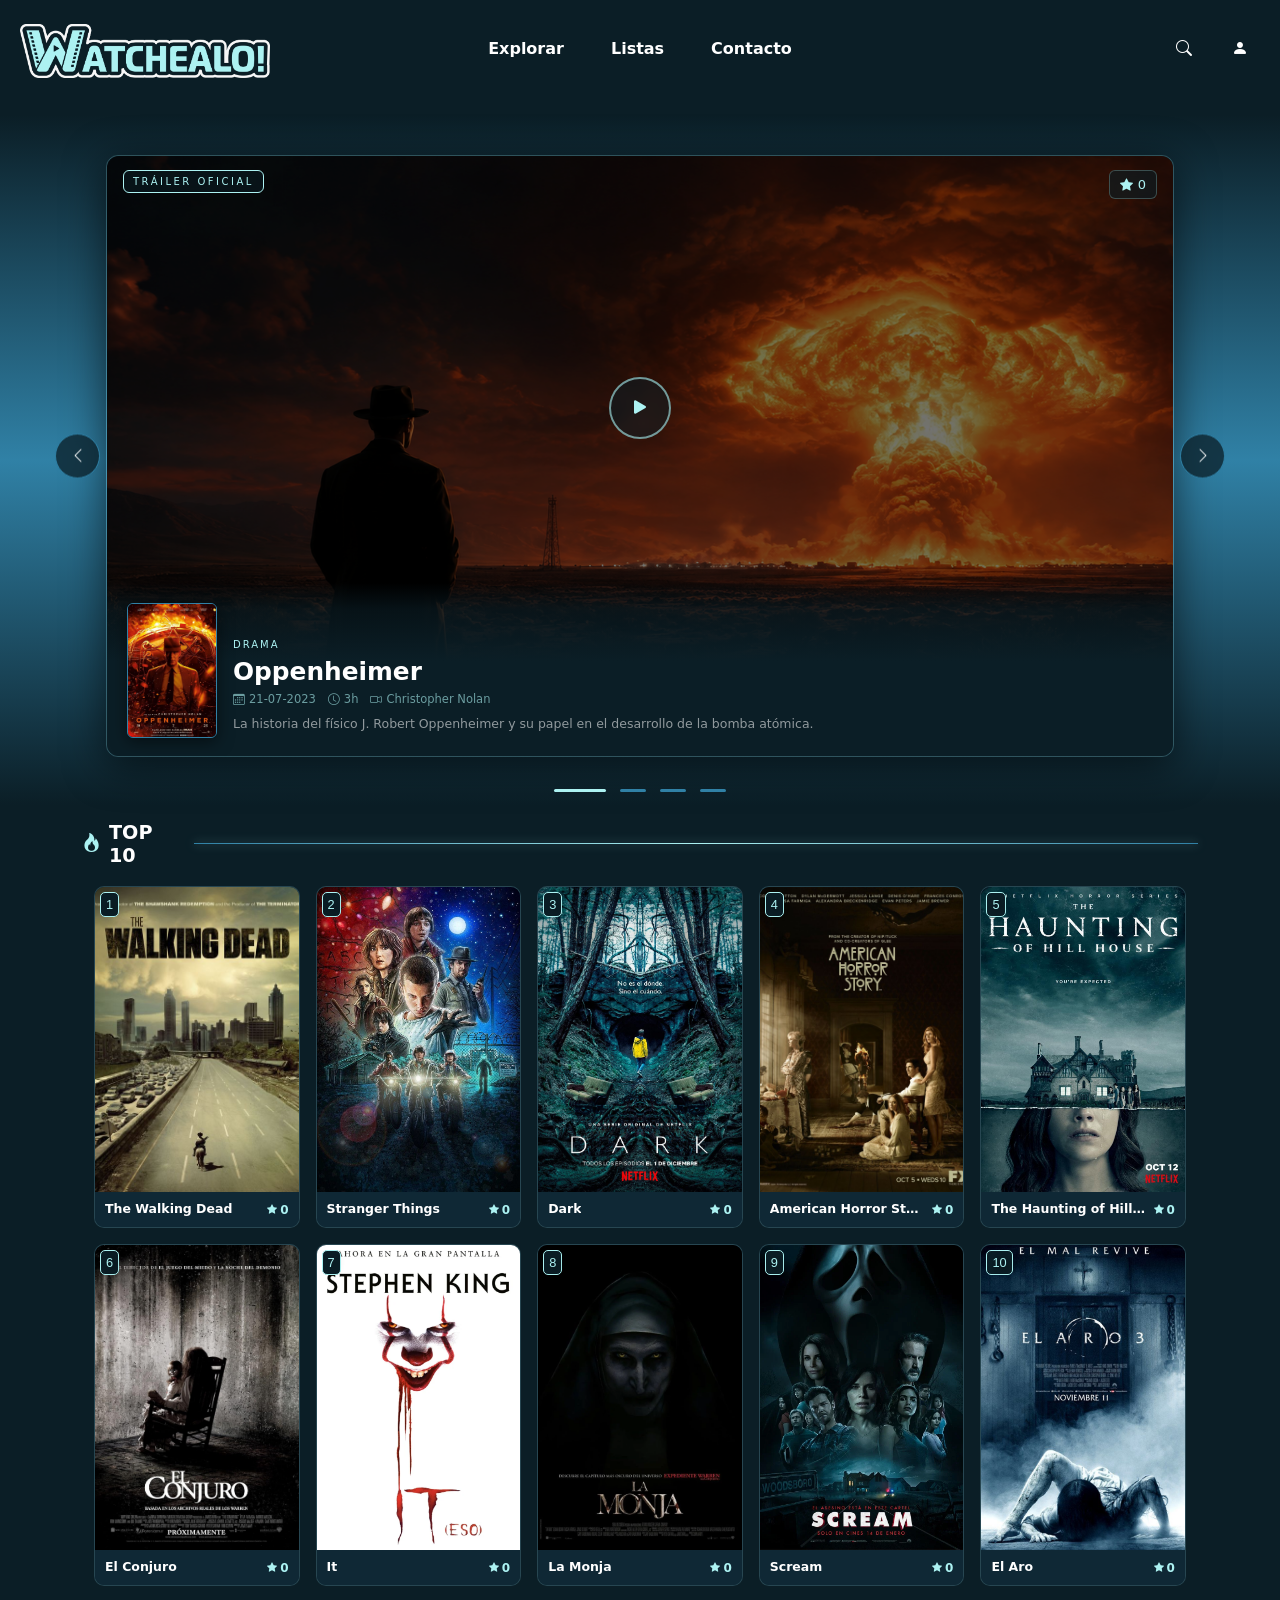
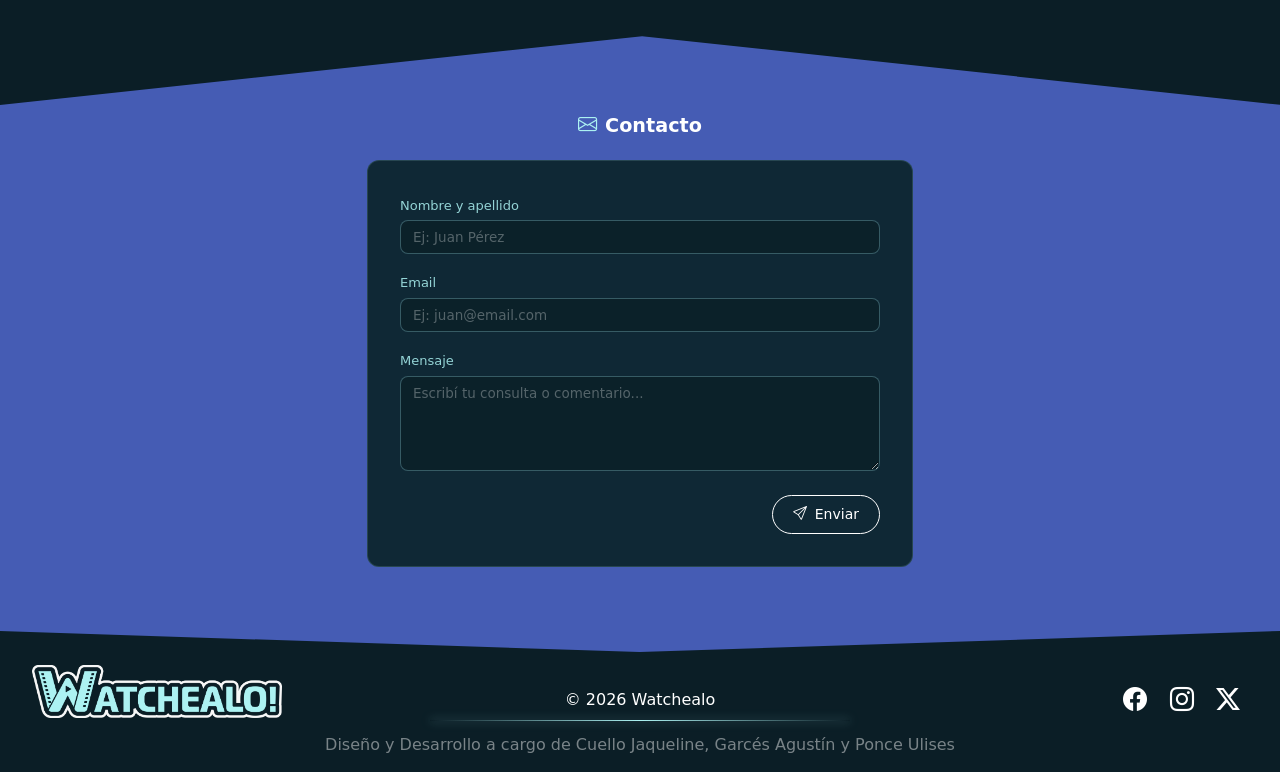
<file: index.html>
<!DOCTYPE html>
<html lang="es">
<head>
    <meta charset="UTF-8">
    <meta name="viewport" content="width=device-width, initial-scale=1.0">
    <link href="https://cdn.jsdelivr.net/npm/bootstrap@5.2.3/dist/css/bootstrap.min.css" rel="stylesheet" integrity="sha384-rbsA2VBKQhggwzxH7pPCaAqO46MgnOM80zW1RWuH61DGLwZJEdK2Kadq2F9CUG65" crossorigin="anonymous">
    <link rel="stylesheet" href="https://cdn.jsdelivr.net/npm/bootstrap-icons@1.13.1/font/bootstrap-icons.min.css">
    <link rel="stylesheet" href="css/estilos.css">
    <title>Watchealo! - Home</title>

    <!-- ICONOS TITLE-->
    <!-- Favicon estándar -->
    <link rel="icon" type="image/x-icon" href="img/favicon.ico">

    <!-- PNG por tamaño (navegadores modernos) -->
    <link rel="icon" type="image/png" sizes="16x16"   href="img/favicon_16x16.png">
    <link rel="icon" type="image/png" sizes="32x32"   href="img/favicon_32x32.png">
    <link rel="icon" type="image/png" sizes="48x48"   href="img/favicon_48x48.png">
    <link rel="icon" type="image/png" sizes="64x64"   href="img/favicon_64x64.png">
    <link rel="icon" type="image/png" sizes="128x128" href="img/favicon_128x128.png">
    <link rel="icon" type="image/png" sizes="256x256" href="img/favicon_256x256.png">

    <!-- Apple Touch Icon (iOS) -->
    <link rel="apple-touch-icon" sizes="128x128" href="img/favicon_128x128.png">

    <script src="https://www.google.com/recaptcha/api.js" async defer></script>
</head>
<body>
    <header class="sticky-top">
        <div class="container-fluid mb-3">
            <div class="row">
                <nav class="navbar navbar-expand-lg navbar-dark mx-auto bg-dark">
                    <div class="container-fluid mx-2 my-2 position-relative">
                        <a class="navbar-brand" href="index.html"><img src="img/logo.png" alt="Logo" width="250" height="auto" class="d-inline-block align-text-top img"></a>
                        <button class="navbar-toggler" type="button" data-bs-toggle="collapse" data-bs-target="#navbarNav" aria-controls="navbarNav" aria-expanded="false" aria-label="Toggle navigation">
                        <span class="icono-hamb"><i class="bi bi-caret-down-fill"></i></span>
                        </button>
                        <div class="collapse navbar-collapse" id="navbarNav">

                            <!-- Menú centrado -->
                            <ul class="navbar-nav mx-auto links">
                                <li class="nav-item px-2">
                                    <a class="nav-link btn-nav" href="html/explorar.html">Explorar</a>
                                </li>
                                <li class="nav-item px-2">
                                    <a class="nav-link btn-nav" href="html/listas.html">Listas</a>
                                </li>
                                <li class="nav-item px-2">
                                    <a class="nav-link btn-nav" href="#Contacto">Contacto</a>
                                </li>
                            </ul>

                            <!-- Buscador y usuario a la derecha -->
                            <div class="d-flex flex-row flex-lg-row align-items-center ms-auto busquedaYusuario">
                                <form id="busquedaNav" class="d-flex me-3">
                                    <input class="form-control me-2" id="cuadroBusqueda" type="search" placeholder="Buscar...">
                                    <button class="btn btn-outline-success" id="busqueda" type="submit">
                                        <i class="bi bi-search"></i>
                                    </button>
                                </form>

                                <a href="html/perfil.html">
                                    <button class="btn btn-user" type="button">
                                        <i class="bi bi-person-fill"></i>
                                    </button>
                                </a>
                            </div>

                        </div>
                    </div>
                </nav>
            </div>
        </div>
    </header> 
    
    <main>
        <section class="carousel-wrap">
            <div class="container">
                <div class="position-relative px-4">

                    <div id="Carousel" class="carousel slide" data-bs-ride="carousel" data-bs-interval="6000">

                        <!-- INDICATORS -->
                        <div class="carousel-indicators">
                            <button type="button" data-bs-target="#Carousel" data-bs-slide-to="0" class="active" aria-current="true" aria-label="Slide 1"></button>
                            <button type="button" data-bs-target="#Carousel" data-bs-slide-to="1" aria-label="Slide 2"></button>
                            <button type="button" data-bs-target="#Carousel" data-bs-slide-to="2" aria-label="Slide 3"></button>
                            <button type="button" data-bs-target="#Carousel" data-bs-slide-to="3" aria-label="Slide 4"></button>
                        </div>

                        <div class="carousel-inner" id="contenedor-carrusel">

                            

                        </div>

                        <!-- CONTROLS  -->
                        <button class="carousel-control-prev" type="button" data-bs-target="#Carousel" data-bs-slide="prev">
                            <span class="carousel-control-prev-icon" aria-hidden="true"></span>
                            <span class="visually-hidden">Anterior</span>
                        </button>
                        <button class="carousel-control-next" type="button" data-bs-target="#Carousel" data-bs-slide="next">
                            <span class="carousel-control-next-icon" aria-hidden="true"></span>
                            <span class="visually-hidden">Siguiente</span>
                        </button>

                    </div>

                </div>
            </div>
        </section>

        <!-- ══ PELÍCULAS MÁS VISTAS ══ -->
        <section class="mas-vistas-wrap">
            <div class="container">

                <div class="mas-vistas-header">
                    <h2 class="mas-vistas-titulo">
                        <i class="bi bi-fire"></i> TOP 10
                        <hr class="opacity-25 my-0">
                    </h2>
                </div>
                <div class="container" id="contenedor-mejor-puntuados">
                    
                </div>
                


                </div>
            </div>
        </section>

        

        <!-- ══ CONTACTO ══ -->
        <section class="contacto-wrap" id="Contacto">
            <div class="custom-shape-divider-top-1781130821">
                <svg data-name="Layer 1" xmlns="http://www.w3.org/2000/svg" viewBox="0 0 1200 120" preserveAspectRatio="none">
                    <path d="M598.97 114.72L0 0 0 120 1200 120 1200 0 598.97 114.72z" class="shape-fill"></path>
                </svg>
            </div>
            
            <div class="container">
                <h2 class="contacto-titulo justify-content-center">
                    <i class="bi bi-envelope"></i> Contacto
                </h2>

                <div class="row justify-content-center">
                    <div class="col-12 col-md-8 col-lg-6">

                        <div class="card contacto-card">
                            <div class="card-body">

                                <form id="formContacto" action="https://formspree.io/f/xpqedaeg" method="post" novalidate>

                                    <!-- Nombre -->
                                    <div class="mb-3">
                                        <label for="Nombre" class="form-label">Nombre y apellido</label>
                                        <input
                                            type="text"
                                            class="form-control"
                                            name="Nombre"
                                            id="inputNombre"
                                            placeholder="Ej: Juan Pérez"
                                            required
                                        >
                                        <div class="invalid-feedback">Solo letras. Ingresá nombre y apellido.</div>
                                    </div>

                                    <!-- Email -->
                                    <div class="mb-3">
                                        <label for="Email" class="form-label">Email</label>
                                        <input
                                            type="email"
                                            class="form-control"
                                            name="Email"
                                            id="inputEmail"
                                            placeholder="Ej: juan@email.com"
                                            required
                                        >
                                        <div class="invalid-feedback">Ingresá un email válido.</div>
                                    </div>

                                    <!-- Mensaje -->
                                    <div class="mb-4">
                                        <label for="Mensaje" class="form-label">Mensaje</label>
                                        <textarea
                                            class="form-control"
                                            name="Mensaje"
                                            id="inputMensaje"
                                            rows="4"
                                            placeholder="Escribí tu consulta o comentario..."
                                            required
                                        ></textarea>
                                        <div class="invalid-feedback">El mensaje no puede estar vacío.</div>
                                    </div>

                                    <div class="d-flex justify-content-end">
                                        <div class="recaptcha-wrapper">
                                            <div class="g-recaptcha" data-sitekey="6Lf0tCItAAAAALwQKyKrj52Dvz6WyQzKyjrMqjap" data-theme="dark"></div>
                                        </div>
                                        <button type="button" class="btn btn-enviar" id="boton-enviar-contacto">
                                            <i class="bi bi-send me-2"></i>Enviar
                                        </button>
                                    </div>

                                </form>

                                <!-- Confirmación visual -->
                                <div class="alert-confirmacion" id="confirmacion" role="alert">
                                    <i class="bi bi-check-circle-fill"></i>
                                    <span>¡Tu mensaje fue enviado! Te respondemos a la brevedad.</span>
                                </div>

                            </div>
                        </div>

                    </div>
                </div>
            </div>
        </section>

    </main>
    
<footer class="footer">
  <div class="custom-shape-divider-top-1781131331">
            <svg data-name="Layer 1" xmlns="http://www.w3.org/2000/svg" viewBox="0 0 1200 120" preserveAspectRatio="none">
                <path d="M1200 0L0 0 598.97 114.72 1200 0z" class="shape-fill"></path>
            </svg>
        </div>
    <div class="container-fluid">
        <div class="row">
            <div class="col-12 p-4 d-flex flex-column flex-lg-row justify-content-between align-items-center text-center">
                
                <a href="#"><img src="img/logo.png" alt="Logo" width="250" height="auto" class="d-inline-block align-text-top img m-3"></a>

                <p class="mb-0 text-center m-3">© 2026 Watchealo</p>

                <div class="m-3 d-flex">
                    <a class="px-2" href="https://www.facebook.com/" target="_blank"><i class="bi bi-facebook icons"></i></a>
                    <a class="px-2" href="https://www.instagram.com/" target="_blank"><i class="bi bi-instagram icons"></i></a>
                    <a class="px-2" href="https://x.com/?lang=es" target="_blank"><i class="bi bi-twitter-x icons"></i></a>
                </div>

            </div>
        </div>

        <hr class="mx-4 opacity-25 my-0">

        <div class="row">
            <div class="col-12 x-4 text-center">
                <p class="mb-0 m-3">Diseño y Desarrollo a cargo de Cuello Jaqueline, Garcés Agustín y Ponce Ulises</p>
            </div>
        </div>

    </div>
</footer>

<!-- Modal de Aviso del Sistema -->
<div class="modal fade" id="modalAvisoSistemaDetalle" tabindex="-1" aria-labelledby="modalAvisoLabelDetalle" aria-hidden="true">
    <div class="modal-dialog modal-dialog-centered">
        <div class="modal-content" style="background-color: var(--PRIMARY); border: 2px solid var(--SECONDARY); color: white;">
            <div class="modal-header" style="border-bottom: 1px solid rgba(172, 242, 242, 0.15);">
                <h5 class="modal-title fw-bold" id="modalAvisoLabelDetalle" style="color: var(--SECONDARY);"></h5>
                <button type="button" class="btn-close btn-close-white" data-bs-dismiss="modal" aria-label="Close"></button>
            </div>
            <div class="modal-body py-4" id="modalAvisoBodyDetalle"></div>
            <div class="modal-footer" style="border-top: 1px solid rgba(172, 242, 242, 0.15);">
                <button type="button" class="btn btn-outline-info rounded-pill px-4" id="btnCerrarAviso" data-bs-dismiss="modal" style="border-color: var(--SECONDARY); color: var(--SECONDARY);">
                    Entendido
                </button>
            </div>
        </div>
    </div>
</div>
    
<script
    src="https://cdn.jsdelivr.net/npm/bootstrap@5.2.3/dist/js/bootstrap.bundle.min.js"
    integrity="sha384-kenU1KFdBIe4zVF0s0G1M5b4hcpxyD9F7jL+jjXkk+Q2h455rYXK/7HAuoJl+0I4"
    crossorigin="anonymous">
</script>
<script src="https://www.google.com/recaptcha/api.js" async defer></script>
<script src="js/comp.js"></script>
<script src="js/validar.js"></script>
</body>
</html>
</file>
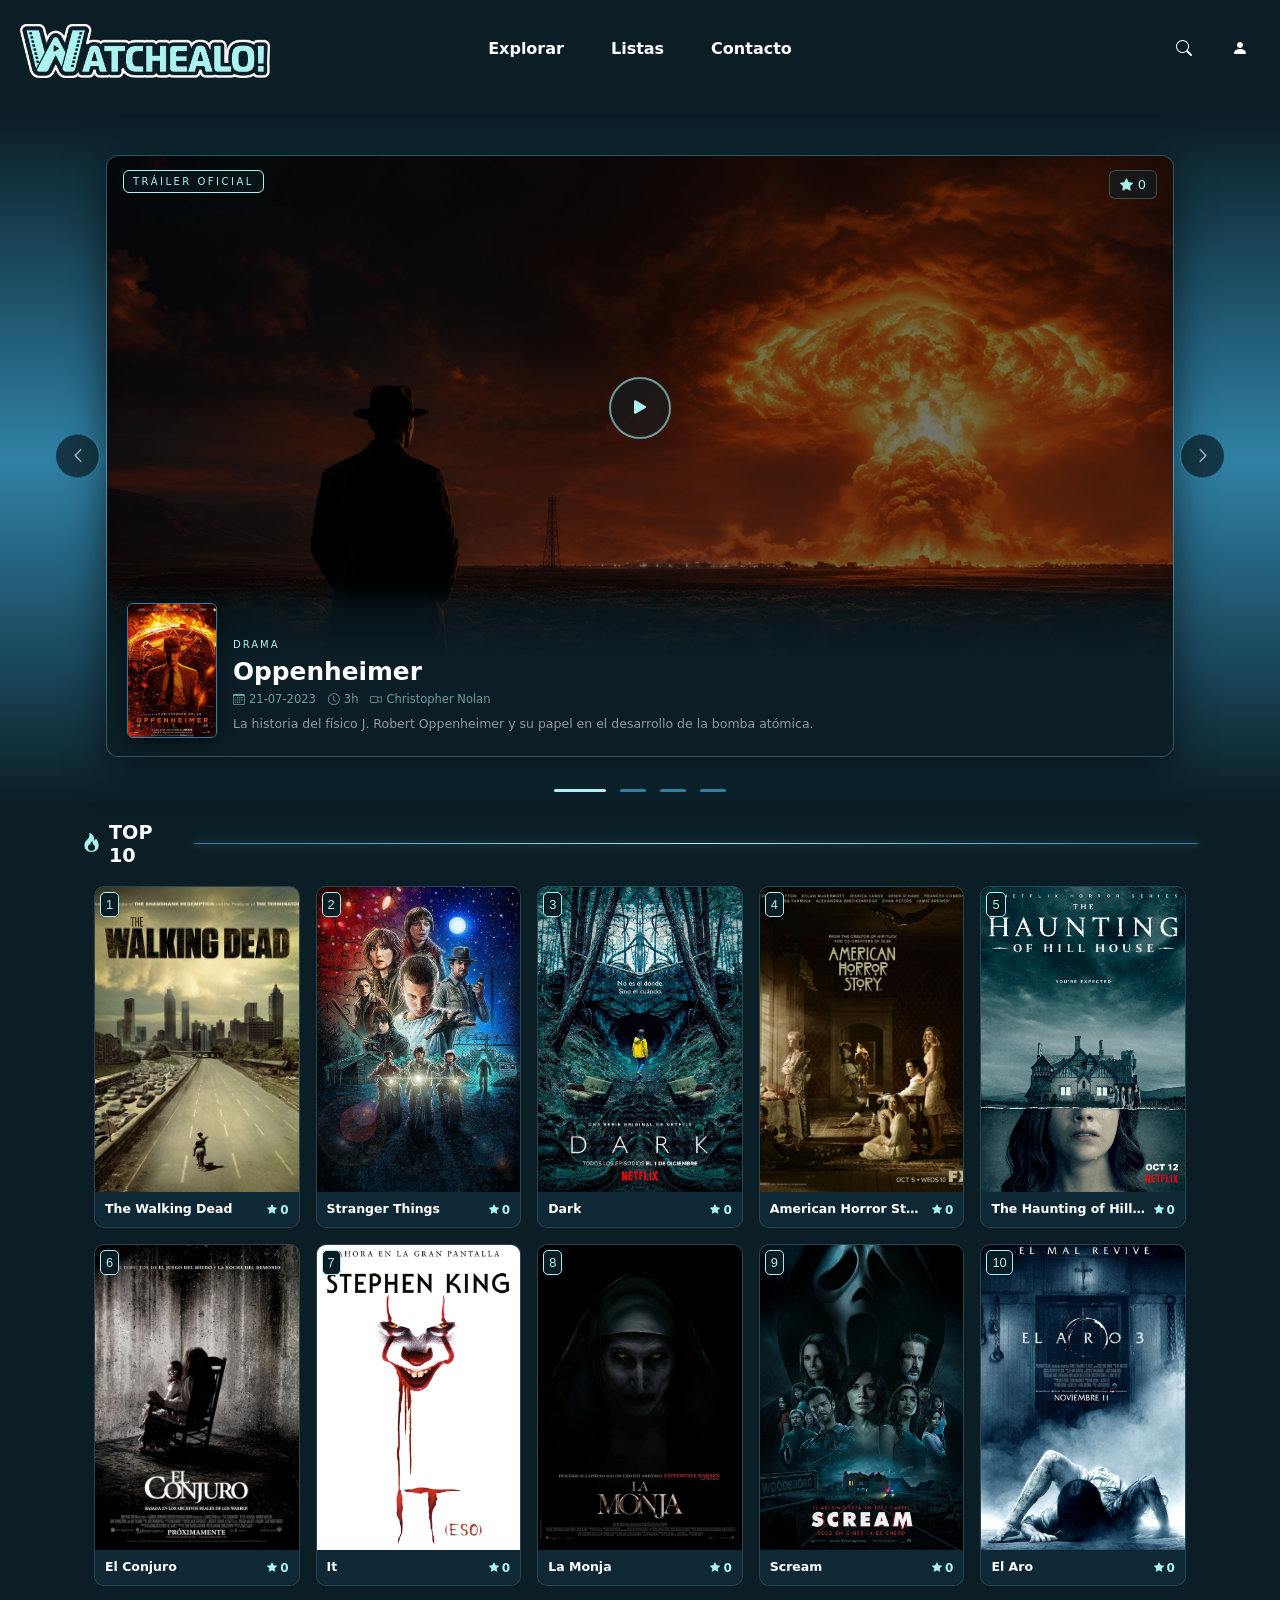
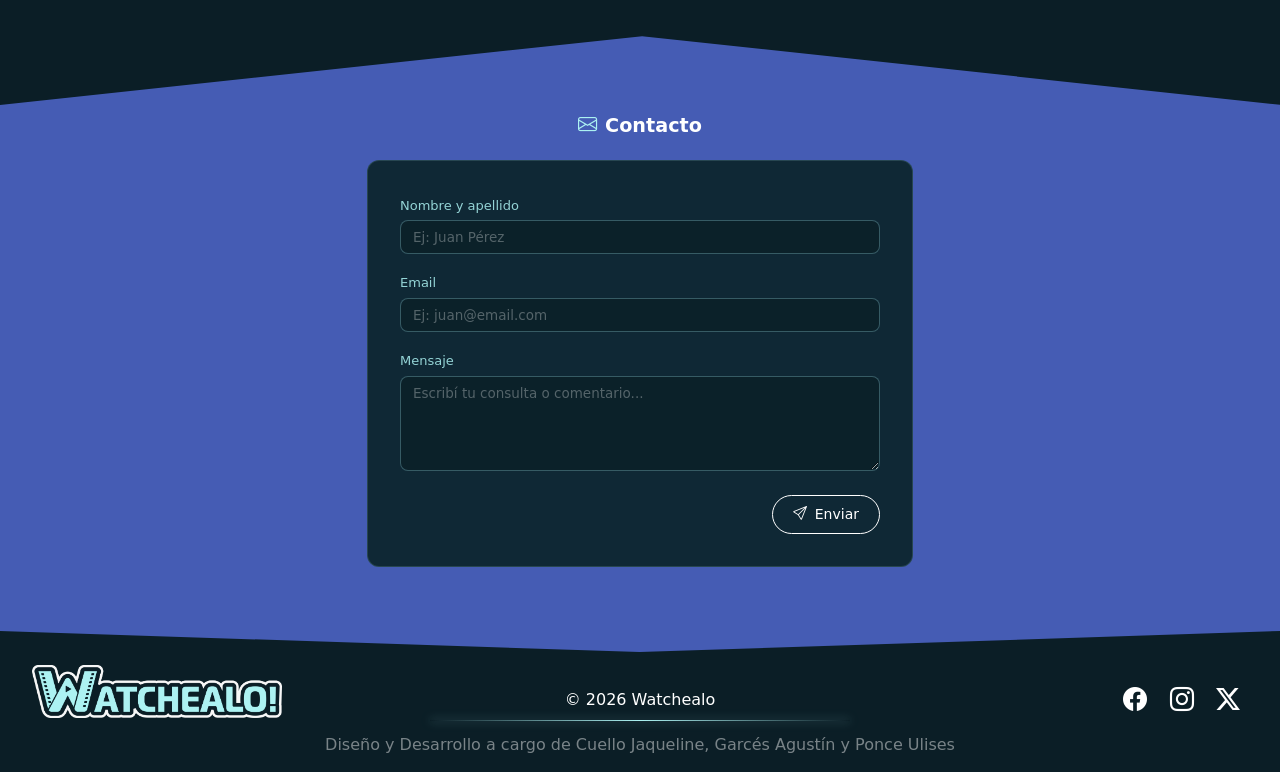
<file: html/index.html>
<!DOCTYPE html>
<html lang="es">
<head>
    <meta charset="UTF-8">
    <meta name="viewport" content="width=device-width, initial-scale=1.0">
    <link href="https://cdn.jsdelivr.net/npm/bootstrap@5.2.3/dist/css/bootstrap.min.css" rel="stylesheet" integrity="sha384-rbsA2VBKQhggwzxH7pPCaAqO46MgnOM80zW1RWuH61DGLwZJEdK2Kadq2F9CUG65" crossorigin="anonymous">
    <link rel="stylesheet" href="https://cdn.jsdelivr.net/npm/bootstrap-icons@1.13.1/font/bootstrap-icons.min.css">
    <link rel="stylesheet" href="../css/estilos.css">
    <title>Watchealo! - Home</title>

    <!-- ICONOS TITLE-->
    <!-- Favicon estándar -->
    <link rel="icon" type="image/x-icon" href="../img/favicon.ico">

    <!-- PNG por tamaño (navegadores modernos) -->
    <link rel="icon" type="image/png" sizes="16x16"   href="../img/favicon_16x16.png">
    <link rel="icon" type="image/png" sizes="32x32"   href="../img/favicon_32x32.png">
    <link rel="icon" type="image/png" sizes="48x48"   href="../img/favicon_48x48.png">
    <link rel="icon" type="image/png" sizes="64x64"   href="../img/favicon_64x64.png">
    <link rel="icon" type="image/png" sizes="128x128" href="../img/favicon_128x128.png">
    <link rel="icon" type="image/png" sizes="256x256" href="../img/favicon_256x256.png">

    <!-- Apple Touch Icon (iOS) -->
    <link rel="apple-touch-icon" sizes="128x128" href="../img/favicon_128x128.png">

    <script src="https://www.google.com/recaptcha/api.js" async defer></script>
</head>
<body>
    <header class="sticky-top">
        <div class="container-fluid mb-3">
            <div class="row">
                <nav class="navbar navbar-expand-lg navbar-dark mx-auto bg-dark">
                    <div class="container-fluid mx-2 my-2 position-relative">
                        <a class="navbar-brand" href="index.html"><img src="../img/logo.png" alt="Logo" width="250" height="auto" class="d-inline-block align-text-top img"></a>
                        <button class="navbar-toggler" type="button" data-bs-toggle="collapse" data-bs-target="#navbarNav" aria-controls="navbarNav" aria-expanded="false" aria-label="Toggle navigation">
                        <span class="icono-hamb"><i class="bi bi-caret-down-fill"></i></span>
                        </button>
                        <div class="collapse navbar-collapse" id="navbarNav">

                            <!-- Menú centrado -->
                            <ul class="navbar-nav mx-auto links">
                                <li class="nav-item px-2">
                                    <a class="nav-link btn-nav" href="explorar.html">Explorar</a>
                                </li>
                                <li class="nav-item px-2">
                                    <a class="nav-link btn-nav" href="listas.html">Listas</a>
                                </li>
                                <li class="nav-item px-2">
                                    <a class="nav-link btn-nav" href="#Contacto">Contacto</a>
                                </li>
                            </ul>

                            <!-- Buscador y usuario a la derecha -->
                            <div class="d-flex flex-row flex-lg-row align-items-center ms-auto busquedaYusuario">
                                <form id="busquedaNav" class="d-flex me-3">
                                    <input class="form-control me-2" id="cuadroBusqueda" type="search" placeholder="Buscar...">
                                    <button class="btn btn-outline-success" id="busqueda" type="submit">
                                        <i class="bi bi-search"></i>
                                    </button>
                                </form>

                                <a href="perfil.html">
                                    <button class="btn btn-user" type="button">
                                        <i class="bi bi-person-fill"></i>
                                    </button>
                                </a>
                            </div>

                        </div>
                    </div>
                </nav>
            </div>
        </div>
    </header> 
    
    <main>
        <section class="carousel-wrap">
            <div class="container">
                <div class="position-relative px-4">

                    <div id="Carousel" class="carousel slide" data-bs-ride="carousel" data-bs-interval="6000">

                        <!-- INDICATORS -->
                        <div class="carousel-indicators">
                            <button type="button" data-bs-target="#Carousel" data-bs-slide-to="0" class="active" aria-current="true" aria-label="Slide 1"></button>
                            <button type="button" data-bs-target="#Carousel" data-bs-slide-to="1" aria-label="Slide 2"></button>
                            <button type="button" data-bs-target="#Carousel" data-bs-slide-to="2" aria-label="Slide 3"></button>
                            <button type="button" data-bs-target="#Carousel" data-bs-slide-to="3" aria-label="Slide 4"></button>
                        </div>

                        <div class="carousel-inner" id="contenedor-carrusel">

                            

                        </div>

                        <!-- CONTROLS  -->
                        <button class="carousel-control-prev" type="button" data-bs-target="#Carousel" data-bs-slide="prev">
                            <span class="carousel-control-prev-icon" aria-hidden="true"></span>
                            <span class="visually-hidden">Anterior</span>
                        </button>
                        <button class="carousel-control-next" type="button" data-bs-target="#Carousel" data-bs-slide="next">
                            <span class="carousel-control-next-icon" aria-hidden="true"></span>
                            <span class="visually-hidden">Siguiente</span>
                        </button>

                    </div>

                </div>
            </div>
        </section>

        <!-- ══ PELÍCULAS MÁS VISTAS ══ -->
        <section class="mas-vistas-wrap">
            <div class="container">

                <div class="mas-vistas-header">
                    <h2 class="mas-vistas-titulo">
                        <i class="bi bi-fire"></i> TOP 10
                        <hr class="opacity-25 my-0">
                    </h2>
                </div>
                <div class="container" id="contenedor-mejor-puntuados">
                    
                </div>
                


                </div>
            </div>
        </section>

        

        <!-- ══ CONTACTO ══ -->
        <section class="contacto-wrap" id="Contacto">
            <div class="custom-shape-divider-top-1781130821">
                <svg data-name="Layer 1" xmlns="http://www.w3.org/2000/svg" viewBox="0 0 1200 120" preserveAspectRatio="none">
                    <path d="M598.97 114.72L0 0 0 120 1200 120 1200 0 598.97 114.72z" class="shape-fill"></path>
                </svg>
            </div>
            
            <div class="container">
                <h2 class="contacto-titulo justify-content-center">
                    <i class="bi bi-envelope"></i> Contacto
                </h2>

                <div class="row justify-content-center">
                    <div class="col-12 col-md-8 col-lg-6">

                        <div class="card contacto-card">
                            <div class="card-body">

                                <form id="formContacto" action="https://formspree.io/f/xpqedaeg" method="post" novalidate>

                                    <!-- Nombre -->
                                    <div class="mb-3">
                                        <label for="Nombre" class="form-label">Nombre y apellido</label>
                                        <input
                                            type="text"
                                            class="form-control"
                                            name="Nombre"
                                            id="inputNombre"
                                            placeholder="Ej: Juan Pérez"
                                            required
                                        >
                                        <div class="invalid-feedback">Solo letras. Ingresá nombre y apellido.</div>
                                    </div>

                                    <!-- Email -->
                                    <div class="mb-3">
                                        <label for="Email" class="form-label">Email</label>
                                        <input
                                            type="email"
                                            class="form-control"
                                            name="Email"
                                            id="inputEmail"
                                            placeholder="Ej: juan@email.com"
                                            required
                                        >
                                        <div class="invalid-feedback">Ingresá un email válido.</div>
                                    </div>

                                    <!-- Mensaje -->
                                    <div class="mb-4">
                                        <label for="Mensaje" class="form-label">Mensaje</label>
                                        <textarea
                                            class="form-control"
                                            name="Mensaje"
                                            id="inputMensaje"
                                            rows="4"
                                            placeholder="Escribí tu consulta o comentario..."
                                            required
                                        ></textarea>
                                        <div class="invalid-feedback">El mensaje no puede estar vacío.</div>
                                    </div>

                                    <div class="d-flex justify-content-end">
                                        <div class="recaptcha-wrapper">
                                            <div class="g-recaptcha" data-sitekey="TU_SITE_KEY_REAL_AQUI" data-theme="dark"></div>
                                        </div>
                                        <button type="button" class="btn btn-enviar" id="boton-enviar-contacto">
                                            <i class="bi bi-send me-2"></i>Enviar
                                        </button>
                                    </div>

                                </form>

                                <!-- Confirmación visual -->
                                <div class="alert-confirmacion" id="confirmacion" role="alert">
                                    <i class="bi bi-check-circle-fill"></i>
                                    <span>¡Tu mensaje fue enviado! Te respondemos a la brevedad.</span>
                                </div>

                            </div>
                        </div>

                    </div>
                </div>
            </div>
        </section>

    </main>
    
<footer class="footer">
  <div class="custom-shape-divider-top-1781131331">
            <svg data-name="Layer 1" xmlns="http://www.w3.org/2000/svg" viewBox="0 0 1200 120" preserveAspectRatio="none">
                <path d="M1200 0L0 0 598.97 114.72 1200 0z" class="shape-fill"></path>
            </svg>
        </div>
    <div class="container-fluid">
        <div class="row">
            <div class="col-12 p-4 d-flex flex-column flex-lg-row justify-content-between align-items-center text-center">
                
                <a href="#"><img src="../img/logo.png" alt="Logo" width="250" height="auto" class="d-inline-block align-text-top img m-3"></a>

                <p class="mb-0 text-center m-3">© 2026 Watchealo</p>

                <div class="m-3 d-flex">
                    <a class="px-2" href="https://www.facebook.com/" target="_blank"><i class="bi bi-facebook icons"></i></a>
                    <a class="px-2" href="https://www.instagram.com/" target="_blank"><i class="bi bi-instagram icons"></i></a>
                    <a class="px-2" href="https://x.com/?lang=es" target="_blank"><i class="bi bi-twitter-x icons"></i></a>
                </div>

            </div>
        </div>

        <hr class="mx-4 opacity-25 my-0">

        <div class="row">
            <div class="col-12 x-4 text-center">
                <p class="mb-0 m-3">Diseño y Desarrollo a cargo de Cuello Jaqueline, Garcés Agustín y Ponce Ulises</p>
            </div>
        </div>

    </div>
</footer>
    
<script
    src="https://cdn.jsdelivr.net/npm/bootstrap@5.2.3/dist/js/bootstrap.bundle.min.js"
    integrity="sha384-kenU1KFdBIe4zVF0s0G1M5b4hcpxyD9F7jL+jjXkk+Q2h455rYXK/7HAuoJl+0I4"
    crossorigin="anonymous">
</script>

<script src="../js/comp.js"></script>
<script src="../js/validar.js"></script>
</body>
</html>
</file>
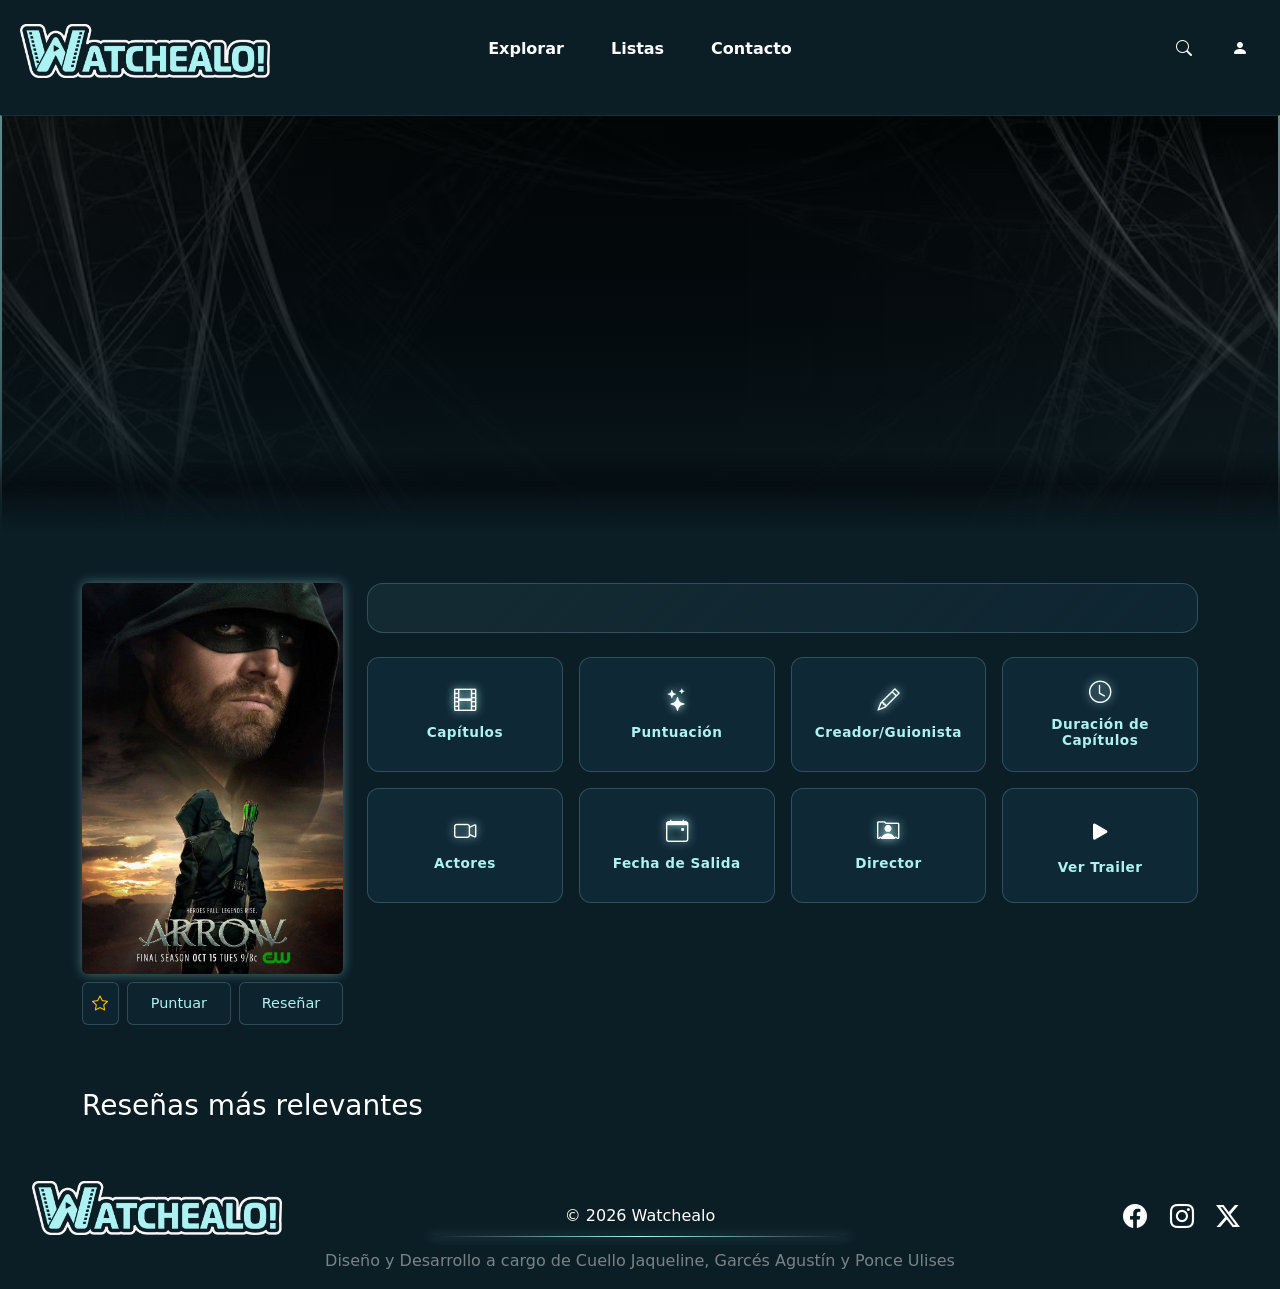
<file: html/detalle.html>
<!DOCTYPE html>
<html lang="es">
<head>
    <meta charset="UTF-8">
    <meta name="viewport" content="width=device-width, initial-scale=1.0">
    <link href="https://cdn.jsdelivr.net/npm/bootstrap@5.2.3/dist/css/bootstrap.min.css" rel="stylesheet" integrity="sha384-rbsA2VBKQhggwzxH7pPCaAqO46MgnOM80zW1RWuH61DGLwZJEdK2Kadq2F9CUG65" crossorigin="anonymous">
    <link rel="stylesheet" href="https://cdn.jsdelivr.net/npm/bootstrap-icons@1.13.1/font/bootstrap-icons.min.css">
    <link rel="stylesheet" href="../css/estilos.css">
    <title>Watchealo! - Detalle</title>

    <!-- ICONOS TITLE-->
    <!-- Favicon estándar -->
    <link rel="icon" type="image/x-icon" href="../img/favicon.ico">

    <!-- PNG por tamaño (navegadores modernos) -->
    <link rel="icon" type="image/png" sizes="16x16"   href="../img/favicon_16x16.png">
    <link rel="icon" type="image/png" sizes="32x32"   href="../img/favicon_32x32.png">
    <link rel="icon" type="image/png" sizes="48x48"   href="../img/favicon_48x48.png">
    <link rel="icon" type="image/png" sizes="64x64"   href="../img/favicon_64x64.png">
    <link rel="icon" type="image/png" sizes="128x128" href="../img/favicon_128x128.png">
    <link rel="icon" type="image/png" sizes="256x256" href="../img/favicon_256x256.png">

    <!-- Apple Touch Icon (iOS) -->
    <link rel="apple-touch-icon" sizes="128x128" href="../img/favicon_128x128.png">

</head>
<body>
    <header class="sticky-top">
        <div class="container-fluid mb-3">
            <div class="row">
                <nav class="navbar navbar-expand-lg navbar-dark mx-auto bg-dark">
                    <div class="container-fluid mx-2 my-2 position-relative">
                        <a class="navbar-brand" href="../index.html"><img src="../img/logo.png" alt="Logo" width="250" height="auto" class="d-inline-block align-text-top img"></a>
                        <button class="navbar-toggler" type="button" data-bs-toggle="collapse" data-bs-target="#navbarNav" aria-controls="navbarNav" aria-expanded="false" aria-label="Toggle navigation">
                        <span class="icono-hamb"><i class="bi bi-caret-down-fill"></i></span>
                        </button>
                        <div class="collapse navbar-collapse" id="navbarNav">

                            <!-- Menú centrado -->
                            <ul class="navbar-nav mx-auto links">
                                <li class="nav-item px-2">
                                    <a class="nav-link btn-nav" href="explorar.html">Explorar</a>
                                </li>
                                <li class="nav-item px-2">
                                    <a class="nav-link btn-nav" href="listas.html">Listas</a>
                                </li>
                                <li class="nav-item px-2">
                                    <a class="nav-link btn-nav" href="../index.html#Contacto">Contacto</a>
                                </li>
                            </ul>

                            <!-- Buscador y usuario a la derecha -->
                            <div class="d-flex flex-row flex-lg-row align-items-center ms-auto busquedaYusuario">
                                <form id="busquedaNav" class="d-flex me-3">
                                    <input class="form-control me-2" id="cuadroBusqueda" type="search" placeholder="Buscar...">
                                    <button class="btn btn-outline-success" id="busqueda" type="submit">
                                        <i class="bi bi-search"></i>
                                    </button>
                                </form>

                                <a href="perfil.html">
                                    <button class="btn btn-user" type="button">
                                        <i class="bi bi-person-fill"></i>
                                    </button>
                                </a>
                            </div>

                        </div>
                    </div>
                </nav>
            </div>
        </div>
    </header>  

    <main>
        <!-----------------------BANNER ------------------------------------>
        <div class="container-fluid px-0 position-relative">
            <img src="../img/banner.avif" alt="banner" class="img-fluid w-100 banner-img banner-detalle-img" id="banner">

            <!-----------------------INFO ENCIMA DEL BANNER ------------------------------------>
            <div class="titulo-contenedor">
                <!-- Sumamos este container para que el texto se alinee perfectamente a la izquierda con el contenido de abajo -->
                <div class="container">
                    <div class="row">
                        <div class="col-12 titulo-pelicula" id="titulo">
                            <!-- El JS meterá el título acá -->
                        </div>
                    </div>
                    <div class="row">
                        <div class="col-12 text-genero" id="genero">
                            <!-- El JS meterá el género acá -->
                        </div>
                    </div>
                </div>
            </div>     
        </div>

        <!-----------------------INFO DEBAJO DEL BANNER ------------------------------------>
        <div class="container contenedor-info">    
            <div class="row g-4 align-items-start"> 
                
                <!-- COLUMNA IZQUIERDA: Portada y Botones (Se adapta sola al tamaño justo) -->
                <div class="col-12 col-sm-5 col-md-4 col-lg-3">
                    <!-- img-fluid y w-100 hacen que la imagen se amolde perfectamente a su columna -->
                    <img src="../img/arrow_portada.jpg" alt="port-detalle" class="img-fluid w-100 rounded mb-2 portada-detalle" id="portada_detalle">
                    
                    <!-- Botonera nativa con la grilla de Bootstrap (Suma 12 justo: 2 + 5 + 5) -->
                    <div class="row g-2">
                        <div class="col-2">
                            <button type="button" class="btn btn-dark text-warning w-100 h-100 d-flex align-items-center justify-content-center btn-fav" id="btn-favs" onclick="agregarAFavoritos()"> 
                                <i class="bi bi-star"></i>
                            </button>
                        </div>
                        <div class="col-5">
                            <button type="button" class="btn btn-dark btn-agregar w-100 h-100 d-flex align-items-center justify-content-center" id="btn-puntuar">Puntuar</button>
                        </div>
                        <div class="col-5">
                            <button type="button" class="btn btn-dark btn-agregar w-100 h-100 d-flex align-items-center justify-content-center" id="btn-agr-reseña" onclick="intentarReseñar()">Reseñar</button>
                        </div>
                    </div>
                </div>
                
                <!-- COLUMNA DERECHA: Sinopsis y Cajas de Datos (Toma todo el resto del espacio) -->
                <div class="col-12 col-sm-7 col-md-8 col-lg-9">
                    <!-- Sinopsis -->
                    <div class="sinopsis mb-4" id="sinopsis"></div>
                    
                    <!-- Reemplazamos tu CSS Grid por las columnas nativas de Bootstrap -->
                    <!-- 2 columnas en celu, 3 en tablet, 4 en compu grande automáticamente -->
                    <div class="row row-cols-2 row-cols-md-3 row-cols-xl-4 g-3">
                        <div class="col">
                            <div class="detalle-caja h-100"> 
                                <i class="bi bi-film icono-caja"></i>
                                <h6 class="info-tit">Capítulos</h6>
                                <div class="info" id="caps"></div>
                            </div>
                        </div>
                        <div class="col">
                            <div class="detalle-caja h-100">
                                <i class="bi bi-stars icono-caja"></i>
                                <h6 class="info-tit">Puntuación</h6>
                                <div class="info" id="puntuacion"></div>
                            </div>
                        </div>
                        <div class="col">
                            <div class="detalle-caja h-100">
                                <i class="bi bi-pencil icono-caja"></i>
                                <h6 class="info-tit">Creador/Guionista</h6>
                                <div class="info" id="creador"></div>
                            </div>
                        </div>
                        <div class="col">
                            <div class="detalle-caja h-100">
                                <i class="bi bi-clock icono-caja"></i>
                                <h6 class="info-tit">Duración de Capítulos</h6>
                                <div class="info" id="duracion"></div>
                            </div>
                        </div>
                        <div class="col">
                            <div class="detalle-caja h-100">
                                <i class="bi bi-camera-video icono-caja"></i>
                                <h6 class="info-tit">Actores</h6>
                                <div class="info" id="actores"></div>
                            </div>
                        </div>
                        <div class="col">
                            <div class="detalle-caja h-100">
                                <i class="bi bi-calendar-event icono-caja"></i>
                                <h6 class="info-tit">Fecha de Salida</h6>
                                <div class="info" id="fecha-salida"></div>
                            </div>
                        </div>
                        <div class="col">
                            <div class="detalle-caja h-100">
                                <i class="bi bi-person-rolodex icono-caja"></i>
                                <h6 class="info-tit">Director</h6>
                                <div class="info" id="director"></div>
                            </div>
                        </div>
                        <div class="col">
                            <div class="detalle-caja h-100">
                                <a href="AQUÍ_VA_EL_LINK_DE_YOUTUBE" target="_blank" id="linkTrailer" class="trailer-link">
                                    <i class="bi bi-play-fill icono-caja-play"></i>
                                </a>
                                <h6 class="info-tit">Ver Trailer</h6>
                            </div>
                        </div>
                    </div>
                </div>

            </div>
        </div>
        <!----------------------------------------------------------------->

        <!----------------------- RESEÑAS ------------------------------------>
        <div class="container">
            <div class="row titulo-reseñas">
                <div class="col-8">
                    <h3>Reseñas más relevantes</h3>
                    
                </div>
            </div>

            <div id="contenedor-reseñas-detalle" class="mt-3">
                    
            </div>
        </div>
                
    </main>

<footer class="footer">
    <div class="container-fluid">
        <div class="row">
            <div class="col-12 p-4 d-flex flex-column flex-lg-row justify-content-between align-items-center text-center">
                
                <a href="#"><img src="../img/logo.png" alt="Logo" width="250" height="auto" class="d-inline-block align-text-top img m-3"></a>

                <p class="mb-0 text-center m-3">© 2026 Watchealo</p>

                <div class="m-3 d-flex text-center">
                    <a class="px-2" href="https://www.facebook.com/" target="_blank"><i class="bi bi-facebook icons"></i></a>
                    <a class="px-2" href="https://www.instagram.com/" target="_blank"><i class="bi bi-instagram icons"></i></a>
                    <a class="px-2" href="https://x.com/?lang=es" target="_blank"><i class="bi bi-twitter-x icons"></i></a>
                </div>

            </div>
        </div>

        <hr class="mx-4 opacity-25 my-0">

        <div class="row">
            <div class="col-12 x-4">
                <p class="mb-0 m-3">Diseño y Desarrollo a cargo de Cuello Jaqueline, Garcés Agustín y Ponce Ulises</p>
            </div>
        </div>

    </div>
</footer>

    <!-- Modal de Aviso del Sistema -->
    <div class="modal fade" id="modalAvisoSistemaDetalle" tabindex="-1" aria-labelledby="modalAvisoLabelDetalle" aria-hidden="true">
        <div class="modal-dialog modal-dialog-centered">
            <div class="modal-content" style="background-color: var(--PRIMARY); border: 2px solid var(--SECONDARY); color: white;">
                <div class="modal-header" style="border-bottom: 1px solid rgba(172, 242, 242, 0.15);">
                    <h5 class="modal-title fw-bold" id="modalAvisoLabelDetalle" style="color: var(--SECONDARY);"></h5>
                    <button type="button" class="btn-close btn-close-white" data-bs-dismiss="modal" aria-label="Close"></button>
                </div>
                <div class="modal-body py-4" id="modalAvisoBodyDetalle"></div>
                <div class="modal-footer" style="border-top: 1px solid rgba(172, 242, 242, 0.15);">
                    <button type="button" class="btn btn-outline-info rounded-pill px-4" id="btnCerrarAviso" data-bs-dismiss="modal" style="border-color: var(--SECONDARY); color: var(--SECONDARY);">
                        Entendido
                    </button>
                </div>
            </div>
        </div>
    </div>


    <!-- MODAL PARA ESCRIBIR UNA RESEÑA -->
    <div class="modal fade" id="modalDejarReseña" tabindex="-1" aria-labelledby="modalReseñaLabel" aria-hidden="true">
        <div class="modal-dialog modal-dialog-centered">
            <div class="modal-content modal-reseña-content">
                    
                <div class="modal-header modal-reseña-header">
                    <h5 class="modal-title fw-bold" id="modalReseñaLabel">
                        <i class="bi bi-pencil-squareme-2"></i> Califica el Contenido
                    </h5>
                    <button type="button" class="btn-close btn-close-white" data-bs-dismiss="modal" aria-label="Close"></button>
                </div>

                <form novalidate id="formulario-reseña">
                    <div class="modal-body modal-reseña-body">

                        <div class="mb-4 text-center">
                            <label class="form-label d-block text-start text-center">Tu Puntuación</label>
                            <div class="rating-estrellas-media mb-4">
                                <input type="radio" id="star10" name="puntuacion" value="10" required>
                                <label class="full bi bi-star-fill" for="star10" title="5 estrellas (10 pts)"></label>
                                    
                                <input type="radio" id="star9" name="puntuacion" value="9">
                                <label class="half bi bi-star-fill" for="star9" title="4.5 estrellas (9 pts)"></label>
                                    
                                <input type="radio" id="star8" name="puntuacion" value="8">
                                <label class="full bi bi-star-fill" for="star8" title="4 estrellas (8 pts)"></label>
                                    
                                <input type="radio" id="star7" name="puntuacion" value="7">
                                <label class="half bi bi-star-fill" for="star7" title="3.5 estrellas (7 pts)"></label>
                                    
                                <input type="radio" id="star6" name="puntuacion" value="6">
                                <label class="full bi bi-star-fill" for="star6" title="3 estrellas (6 pts)"></label>
                                    
                                <input type="radio" id="star5" name="puntuacion" value="5">
                                <label class="half bi bi-star-fill" for="star5" title="2.5 estrellas (5 pts)"></label>
                                    
                                <input type="radio" id="star4" name="puntuacion" value="4">
                                <label class="full bi bi-star-fill" for="star4" title="2 estrellas (4 pts)"></label>
                                    
                                <input type="radio" id="star3" name="puntuacion" value="3">
                                <label class="half bi bi-star-fill" for="star3" title="1.5 estrellas (3 pts)"></label>
                                    
                                <input type="radio" id="star2" name="puntuacion" value="2">
                                <label class="full bi bi-star-fill" for="star2" title="1 estrella (2 pts)"></label>
                                    
                                <input type="radio" id="star1" name="puntuacion" value="1">
                                <label class="half bi bi-star-fill" for="star1" title="0.5 estrellas (1 pt)"></label>
                            </div>
                        </div>

                        <div class="mb-3">
                            <label for="reseña-comentario" class="form-label">Tu Opinión</label>
                            <textarea class="form-control textarea-reseña" id="reseña-comentario" rows="4" placeholder="Contale a la comunidad qué te pareció, sin spoilers..." required></textarea>
                        </div>

                    </div>

                    <div class="modal-footer modal-reseña-footer">
                        <button type="button" class="btn btn-cancelar-reseña" data-bs-dismiss="modal">Cancelar</button>
                        <button type="submit" class="btn btn-publicar-reseña" id="btn-agregar-reseña">Publicar Reseña</button>
                    </div>
                </form>

            </div>
        </div>
    </div>

    <!-- Modal Puntuación -->
    <div id="modalPuntuar" class="modal-overlay" style="display: none;">
            <div class="modal-container">
                <h2 class="puntuar fs-2">Califica <i class="bi bi-hand-thumbs-up-fill"></i></h2>
                
                <div class="d-flex flex-row justify-content-center align-items-center">
                    <i class="bi bi-star-fill fs-2 px-3" style="color: var(--WHITE); text-shadow: 0 0 8px var(--CYAN);"></i>
                    <input class="inputPuntuar" type="number" id="inputPuntuacion" placeholder="0 - 10" required>
                </div>                
                
                <div class="modal-buttons">
                <button class="btn-cancelar" id="btn-cancelar-puntuacion">Cancelar</button>
                <button class="btn-enviar" id="btn-enviar-puntuacion">Enviar</button>
                </div>
            </div>
    </div>

    <!-- Modal AVISO DE ESTAR LOGEADO PARA GUARDAR FAVORITOS -->
    <div id="modal-aviso-favoritos" class="modal-overlay" style="display: none;">
        <div class="modal-box">
            <div class="modal-header-aviso-favoritos">
                <h3>Acceso Restringido</h3>
                <span class="close-btn" onclick="cerrarModal()">&times;</span>
            </div>
            <div class="modal-body">
                <p>¡Oops! Para agregar películas o series a tus favoritos, primero debes iniciar sesión.</p>
            </div>
            <div class="modal-footer-aviso-favoritos">
                <button class="btn-cancelar-aviso-favoritos" onclick="cerrarModal()">Cerrar</button>
                <a href="perfil.html" class="btn-login-aviso-favoritos">Ir a Iniciar Sesión</a>
            </div>
        </div>
    </div>

    <div id="modal-agregadoAFavoritos" class="modal-overlay" style="display: none;">
        <div class="modal-box">
            <div class="modal-header-aviso-favoritos">
                <h3>¡Perfecto!</h3>
                <span class="close-btn" onclick="cerrarModalAgregados()">&times;</span>
            </div>
            <div class="modal-body">
                <p>Ya ha sido agregada a tus favortios!</p>
            </div>
            
        </div>
    </div>

    <div id="modal-quitadoFavoritos" class="modal-overlay" style="display: none;">
        <div class="modal-box">
            <div class="modal-header-aviso-favoritos">
                <h3>¡Perfecto!</h3>
                <span class="close-btn" onclick="cerrarModalQuitado()">&times;</span>
            </div>
            <div class="modal-body">
                <p>Ya ha sido quitada de tus favortios!</p>
            </div>
            
        </div>
    </div>

    <!-- Modal AVISO DE ESTAR LOGEADO PARA PUNTUAR -->
    <div id="modal-aviso-puntuar" class="modal-overlay" style="display: none;">
        <div class="modal-box">
            <div class="modal-header-aviso-favoritos">
                <h3>Acceso Restringido</h3>
                <span class="close-btn" onclick="cerrarModalPuntuar()">&times;</span>
            </div>
            <div class="modal-body">
                <p>¡Oops! Para puntuar películas o series a tus favoritos, primero debes iniciar sesión.</p>
            </div>
            <div class="modal-footer-aviso-favoritos">
                <button class="btn-cancelar-aviso-favoritos" onclick="cerrarModalPuntuar()">Cerrar</button>
                <a href="perfil.html" class="btn-login-aviso-favoritos">Ir a Iniciar Sesión</a>
            </div>
        </div>
    </div>

    <!-- Modal AVISO DE PUNTUACIÓN INVÁLIDA -->
    <div id="modal-aviso-puntuacionInv" class="modal-overlay" style="display: none;">
        <div class="modal-box">
            <div class="modal-header-aviso-favoritos">
                <h3>¡Cuidado!</h3>
                <span class="close-btn" onclick="cerrarModalPuntuacionInv()">&times;</span>
            </div>
            <div class="modal-body">
                <p>Estás colocando una puntuación inválida, debe ser entre 0-10</p>
            </div>
        </div>
    </div>

    <!-- Modal AVISO DE PUNTUACIÓN CARGADA -->
    <div id="modal-aviso-puntuacionCar" class="modal-overlay" style="display: none;">
        <div class="modal-box">
            <div class="modal-header-aviso-favoritos">
                <h3>¡Genial!</h3>
                <span class="close-btn" onclick="cerrarModalPuntuacionCar()">&times;</span>
            </div>
            <div class="modal-body">
                <p>Puntuación cargada exitosamente</p>
            </div>
        </div>
    </div>

    <!-- Modal AVISO DE ESTAR LOGEADO PARA RESEÑAR -->
    <div id="modal-aviso-reseña" class="modal-overlay" style="display: none;">
        <div class="modal-box">
            <div class="modal-header-aviso-favoritos">
                <h3>Acceso Restringido</h3>
                <span class="close-btn" onclick="cerrarModalAvisoReseña()">&times;</span>
            </div>
            <div class="modal-body">
                <p>¡Oops! Para reseñar películas o series, primero debes iniciar sesión.</p>
            </div>
            <div class="modal-footer-aviso-favoritos">
                <button class="btn-cancelar-aviso-favoritos" onclick="cerrarModalAvisoReseña()">Cerrar</button>
                <a href="perfil.html" class="btn-login-aviso-favoritos">Ir a Iniciar Sesión</a>
            </div>
        </div>
    </div>

    <div class="toast-container position-fixed bottom-0 end-0 p-3" style="z-index: 1100;">
        <div id="miToast" class="toast glass-effect" role="alert" aria-live="assertive" aria-atomic="true" style="border: 1px solid var(--SECONDARY); ">
            <div class="toast-header" style="background: var(--PRIMARY); border-bottom: 1px solid var(--SECONDARY); color: var(--TERCIARY);">
            <strong class="me-auto">Notificación</strong>
            <button type="button" class="btn-close btn-close-white" data-bs-dismiss="toast" aria-label="Close"></button>
            </div>
            <div class="toast-body" style="background-color: var(--SECONDARY); color: var(--TERCIARY);">
            Tu reseña se ha guardado correctamente.
            </div>
        </div>
    </div>


    <script src="https://cdn.jsdelivr.net/npm/bootstrap@5.2.3/dist/js/bootstrap.bundle.min.js" integrity="sha384-kenU1KFdBIe4zVF0s0G1M5b4hcpxyD9F7jL+jjXkk+Q2h455rYXK/7HAuoJl+0I4" crossorigin="anonymous"></script>
    <script src="../js/comp.js"></script>
</body>
</html>
</file>
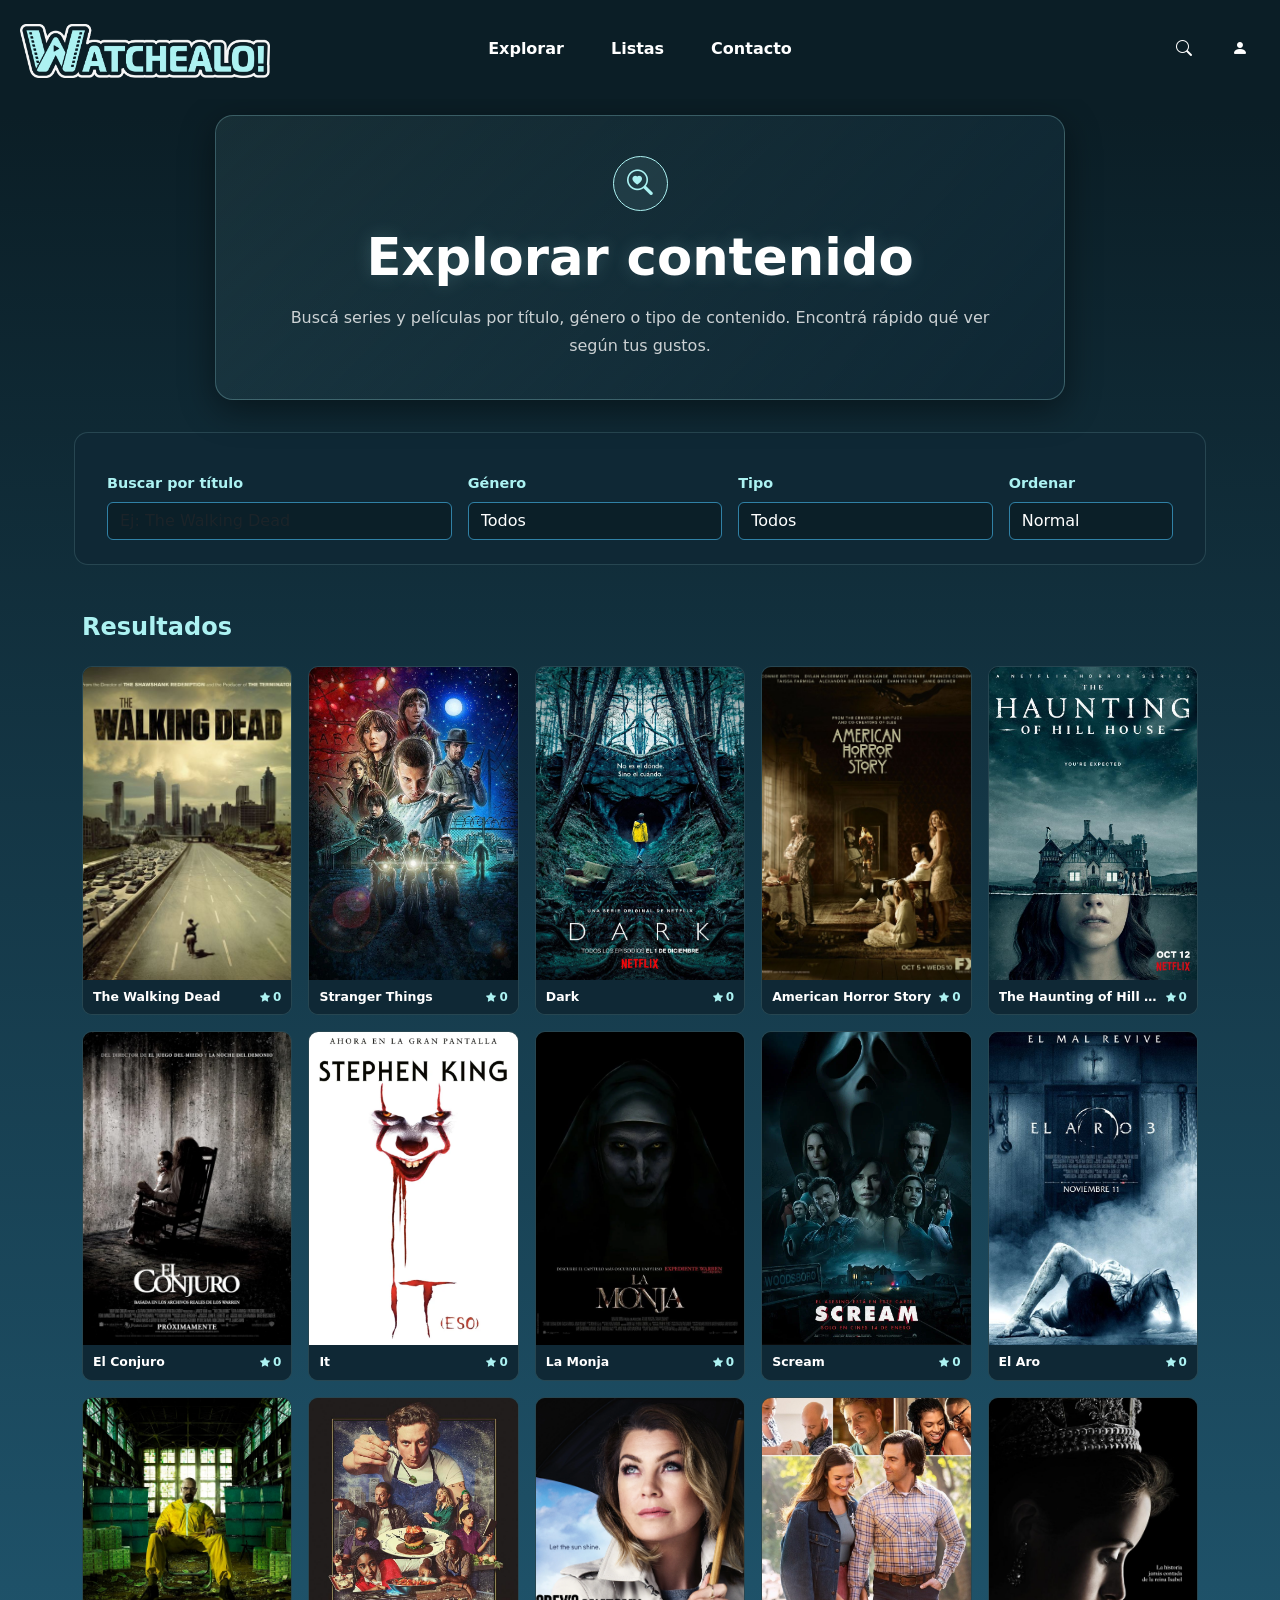
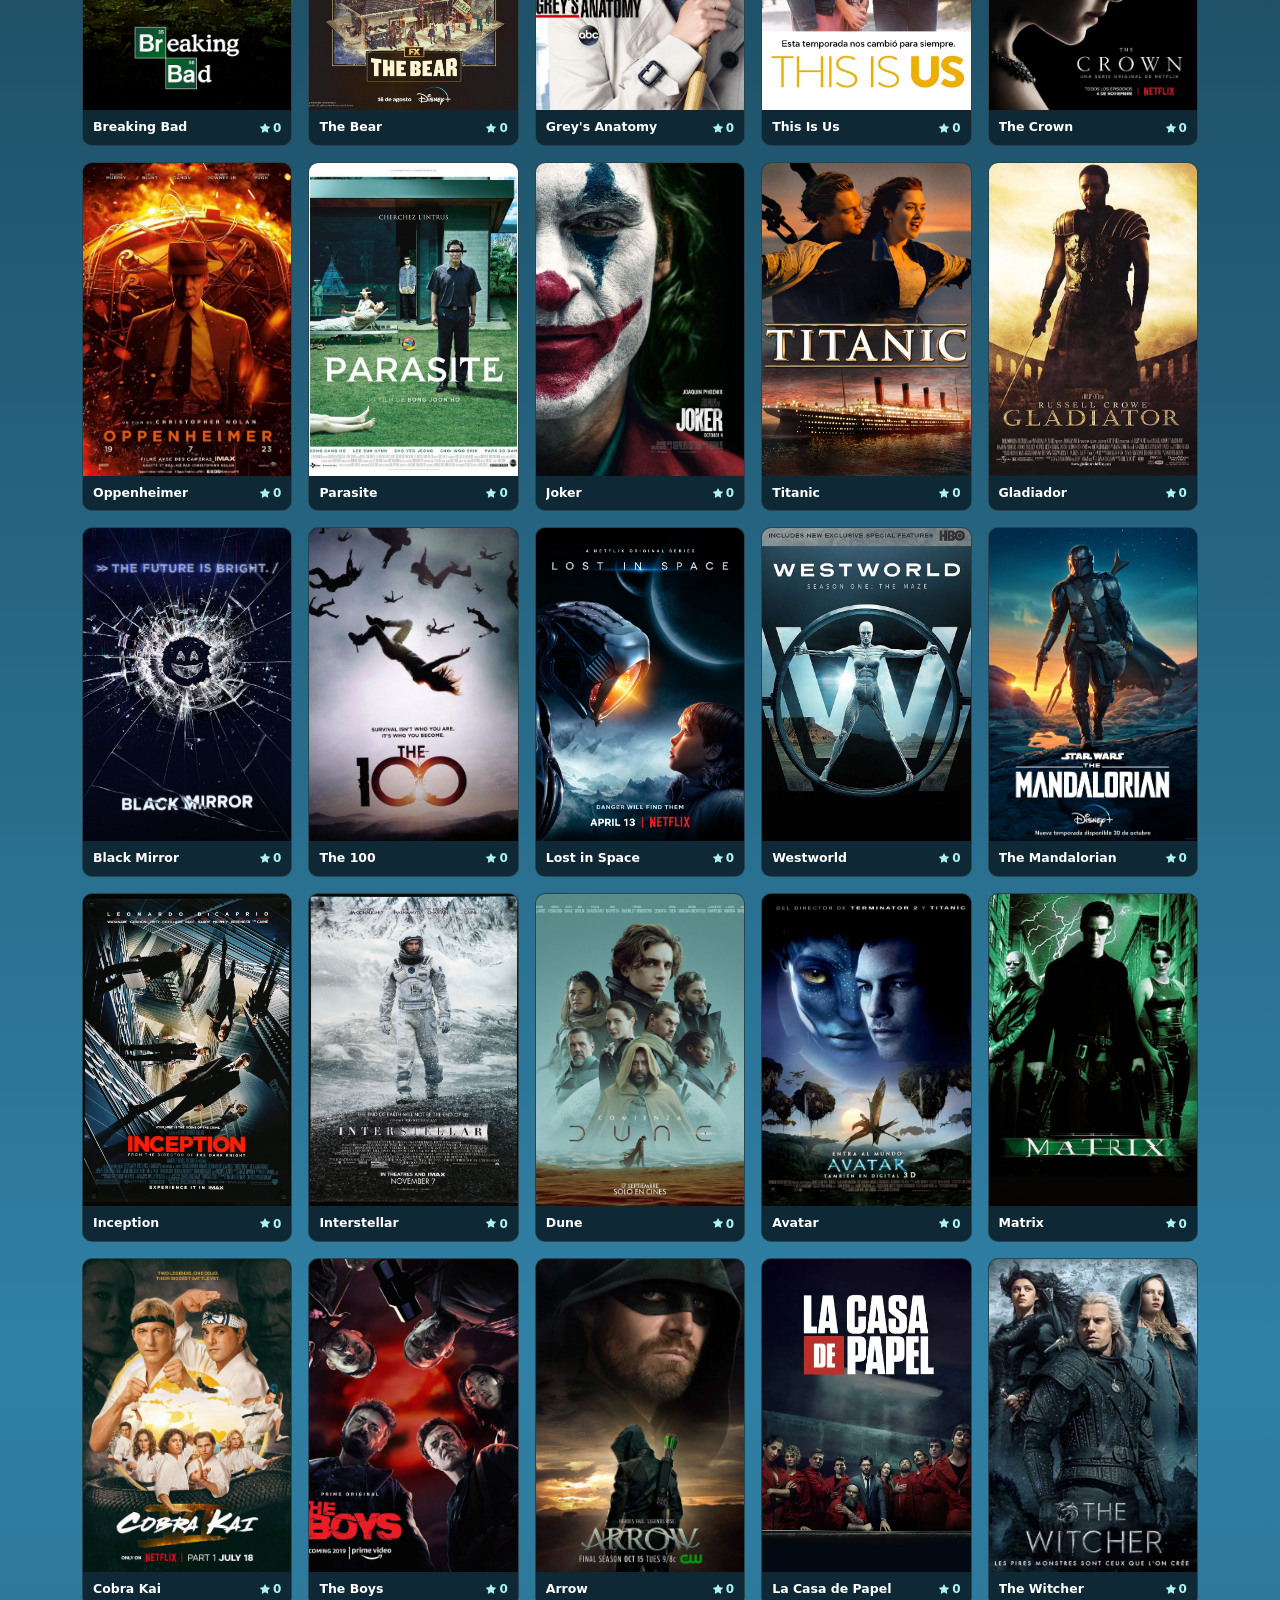
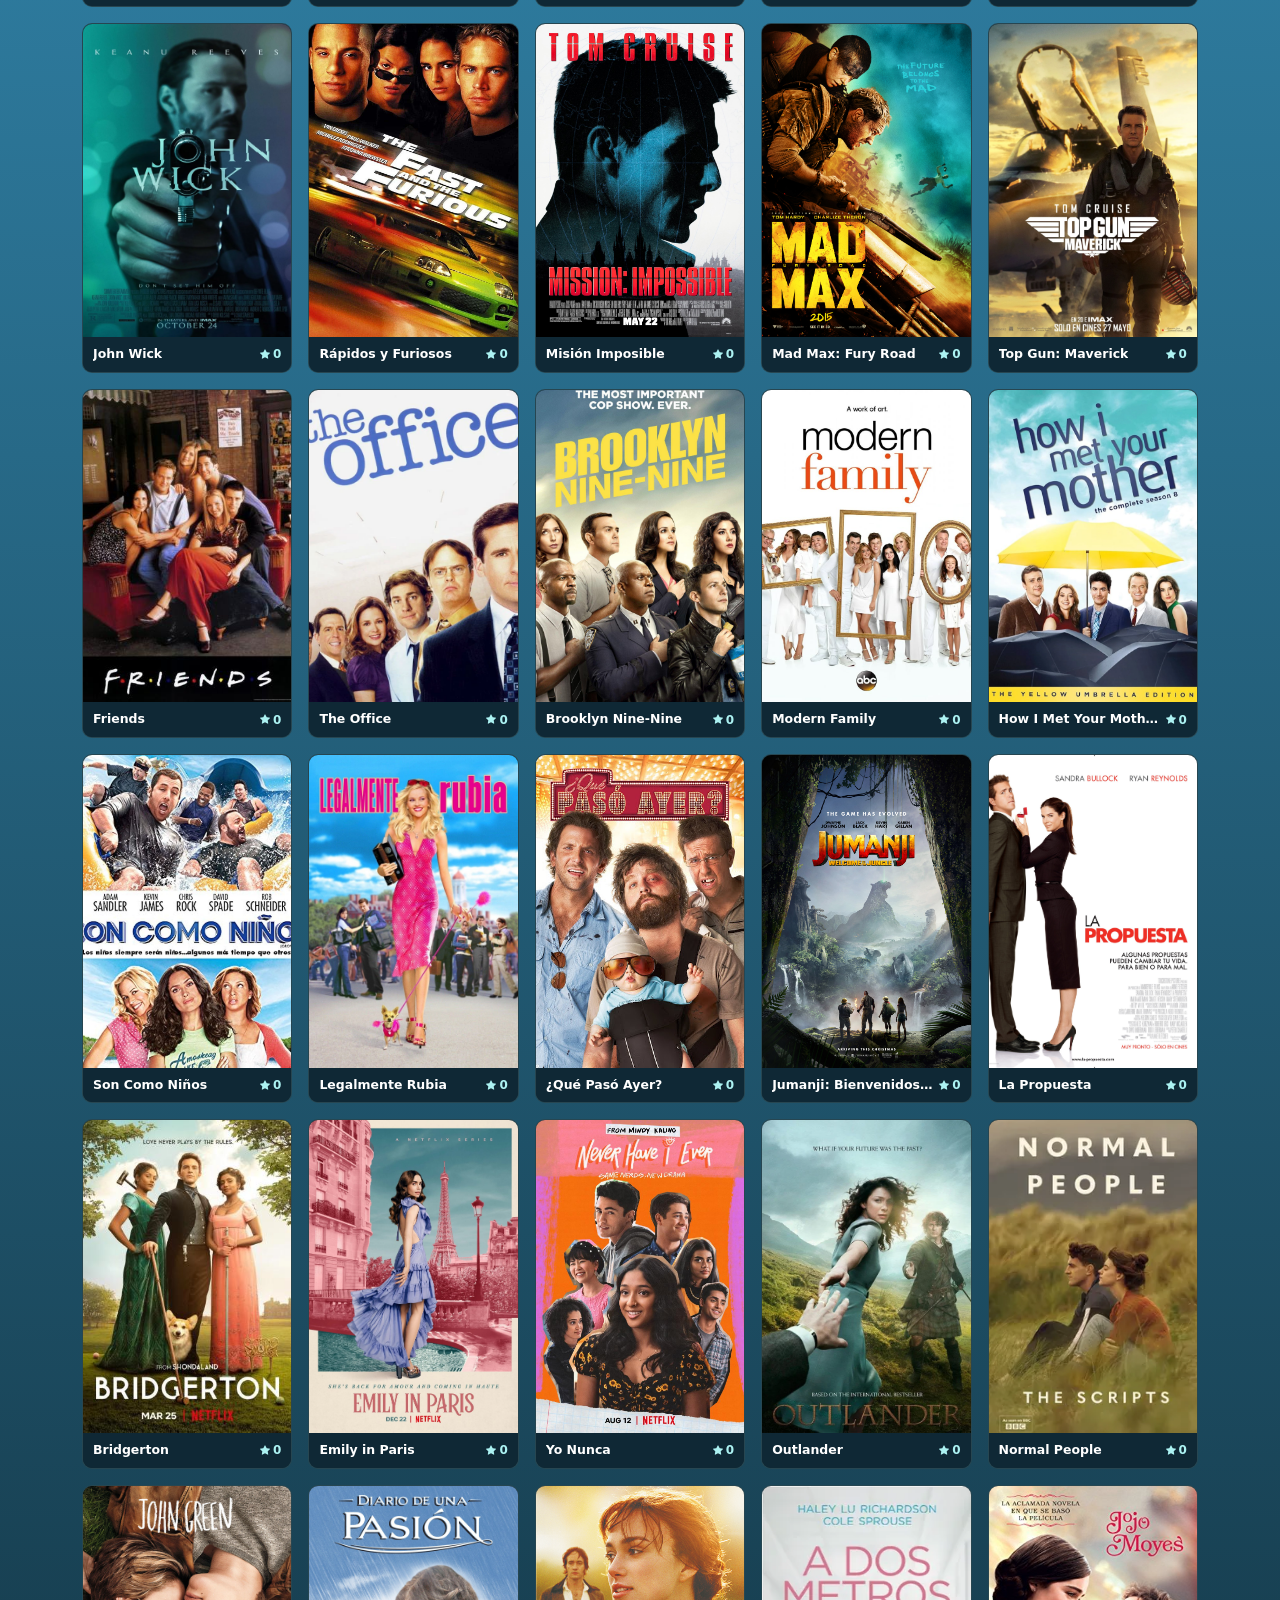
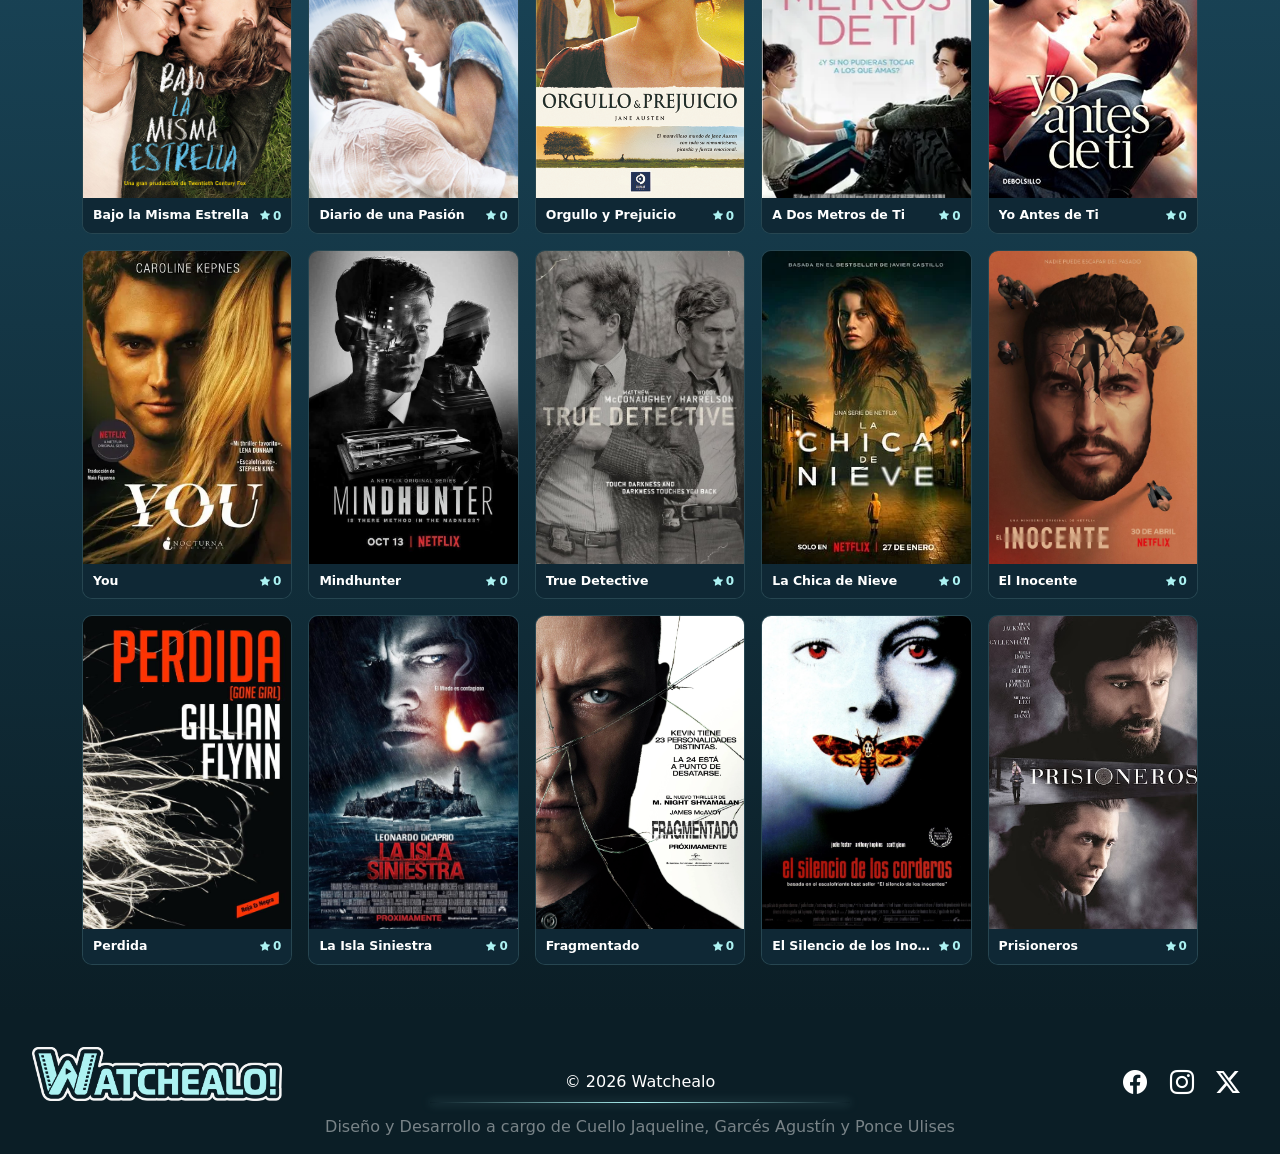
<file: html/explorar.html>
<!DOCTYPE html>
<html lang="es">
<head>
    <meta charset="UTF-8">
    <meta name="viewport" content="width=device-width, initial-scale=1.0">
    <link href="https://cdn.jsdelivr.net/npm/bootstrap@5.2.3/dist/css/bootstrap.min.css" rel="stylesheet" integrity="sha384-rbsA2VBKQhggwzxH7pPCaAqO46MgnOM80zW1RWuH61DGLwZJEdK2Kadq2F9CUG65" crossorigin="anonymous">
    <link rel="stylesheet" href="https://cdn.jsdelivr.net/npm/bootstrap-icons@1.13.1/font/bootstrap-icons.min.css">
    <link rel="stylesheet" href="../css/estilos.css">
    <title>Watchealo! - Explorar</title>

    <!-- ICONOS TITLE-->
    <!-- Favicon estándar -->
    <link rel="icon" type="image/x-icon" href="../img/favicon.ico">

    <!-- PNG por tamaño (navegadores modernos) -->
    <link rel="icon" type="image/png" sizes="16x16"   href="../img/favicon_16x16.png">
    <link rel="icon" type="image/png" sizes="32x32"   href="../img/favicon_32x32.png">
    <link rel="icon" type="image/png" sizes="48x48"   href="../img/favicon_48x48.png">
    <link rel="icon" type="image/png" sizes="64x64"   href="../img/favicon_64x64.png">
    <link rel="icon" type="image/png" sizes="128x128" href="../img/favicon_128x128.png">
    <link rel="icon" type="image/png" sizes="256x256" href="../img/favicon_256x256.png">

    <!-- Apple Touch Icon (iOS) -->
    <link rel="apple-touch-icon" sizes="128x128" href="../img/favicon_128x128.png">

</head>
<body>
<header class="sticky-top">
        <div class="container-fluid mb-3">
            <div class="row">
                <nav class="navbar navbar-expand-lg navbar-dark mx-auto bg-dark">
                    <div class="container-fluid mx-2 my-2 position-relative">
                        <a class="navbar-brand" href="../index.html"><img src="../img/logo.png" alt="Logo" width="250" height="auto" class="d-inline-block align-text-top img"></a>
                        <button class="navbar-toggler" type="button" data-bs-toggle="collapse" data-bs-target="#navbarNav" aria-controls="navbarNav" aria-expanded="false" aria-label="Toggle navigation">
                        <span class="icono-hamb"><i class="bi bi-caret-down-fill"></i></span>
                        </button>
                        <div class="collapse navbar-collapse" id="navbarNav">

                            <!-- Menú centrado -->
                            <ul class="navbar-nav mx-auto links">
                                <li class="nav-item px-2">
                                    <a class="nav-link btn-nav" href="explorar.html">Explorar</a>
                                </li>
                                <li class="nav-item px-2">
                                    <a class="nav-link btn-nav" href="listas.html">Listas</a>
                                </li>
                                <li class="nav-item px-2">
                                    <a class="nav-link btn-nav" href="../index.html#Contacto">Contacto</a>
                                </li>
                            </ul>

                            <!-- Buscador y usuario a la derecha -->
                            <div class="d-flex flex-row flex-lg-row align-items-center ms-auto busquedaYusuario">
                                <form id="busquedaNav" class="d-flex me-3">
                                    <input class="form-control me-2" id="cuadroBusqueda" type="search" placeholder="Buscar...">
                                    <button class="btn btn-outline-success" id="busqueda" type="submit">
                                        <i class="bi bi-search"></i>
                                    </button>
                                </form>

                                <a href="perfil.html">
                                    <button class="btn btn-user" type="button">
                                        <i class="bi bi-person-fill"></i>
                                    </button>
                                </a>
                            </div>

                        </div>
                    </div>
                </nav>
            </div>
        </div>
</header> 


<main class="main-explorar tarjeta-lista">

    <section class="container">

        <div class="row mb-5">
            <div class="col-12">
                <div class="encabezado-explorar text-center">

                    <div class="icono-explorar mb-3">
                        <i class="bi bi-search-heart"></i>
                    </div>

                    <h1 class="fw-bold titulo-explorar">Explorar contenido</h1>

                    <p class="texto-explorar">
                        Buscá series y películas por título, género o tipo de contenido.
                        Encontrá rápido qué ver según tus gustos.
                    </p>

                </div>
            </div>
        </div>

        <div class="row g-3 mb-5 filtros-explorar">

            <div class="col-12 col-md-4">
                <label for="buscarExplorar" class="form-label">Buscar por título</label>
                <input type="text" class="form-control" id="buscarExplorar" placeholder="Ej: The Walking Dead">
            </div>

            <div class="col-12 col-md-3">
                <label for="filtroGenero" class="form-label">Género</label>
                <select class="form-control" id="filtroGenero">
                    <option value="">Todos</option>
                    <option value="Terror">Terror</option>
                    <option value="Drama">Drama</option>
                    <option value="Ciencia Ficción">Ciencia Ficción</option>
                    <option value="Acción">Acción</option>
                    <option value="Comedia">Comedia</option>
                    <option value="Romance">Romance</option>
                    <option value="Suspenso">Suspenso</option>
                </select>
            </div>

            <div class="col-12 col-md-3">
                <label for="filtroTipo" class="form-label">Tipo</label>
                <select class="form-control" id="filtroTipo">
                    <option value="">Todos</option>
                    <option value="Película">Películas</option>
                    <option value="Serie">Series</option>
                </select>
            </div>

            <div class="col-12 col-md-2">
                <label for="ordenarExplorar" class="form-label">Ordenar</label>
                <select class="form-control" id="ordenarExplorar">
                    <option value="">Normal</option>
                    <option value="az">A-Z</option>
                    <option value="puntuacion">Mayor puntuación</option>
                </select>
            </div>

        </div>

        <div class="row mb-3">
            <div class="col-12">
                <h2 class="fs-4 titulo-resultados-explorar">Resultados</h2>
            </div>
        </div>

        <div class="row row-cols-2 row-cols-md-3 row-cols-lg-5 g-3" id="contenedor-explorar">
            <!-- Acá se cargan las tarjetas desde el JSON -->
        </div>

    </section>

</main>



    <footer class="footer">
        <div class="container-fluid">
            <div class="row">
                <div class="col-12 p-4 d-flex flex-column flex-lg-row justify-content-between align-items-center text-center">
                    
                    <a href="#"><img src="../img/logo.png" alt="Logo" width="250" height="auto" class="d-inline-block align-text-top img m-3"></a>

                    <p class="mb-0 text-center m-3">© 2026 Watchealo</p>

                    <div class="m-3 d-flex">
                        <a class="px-2" href="https://www.facebook.com/" target="_blank"><i class="bi bi-facebook icons"></i></a>
                        <a class="px-2" href="https://www.instagram.com/" target="_blank"><i class="bi bi-instagram icons"></i></a>
                        <a class="px-2" href="https://x.com/?lang=es" target="_blank"><i class="bi bi-twitter-x icons"></i></a>
                    </div>

                </div>
            </div>

            <hr class="mx-4 opacity-25 my-0">

            <div class="row">
                <div class="col-12 x-4 text-center">
                    <p class="mb-0 m-3">Diseño y Desarrollo a cargo de Cuello Jaqueline, Garcés Agustín y Ponce Ulises</p>
                </div>
            </div>

        </div>
    </footer>
    <script src="https://cdn.jsdelivr.net/npm/bootstrap@5.2.3/dist/js/bootstrap.bundle.min.js" integrity="sha384-kenU1KFdBIe4zVF0s0G1M5b4hcpxyD9F7jL+jjXkk+Q2h455rYXK/7HAuoJl+0I4" crossorigin="anonymous"></script>

    <script src="../js/comp.js"></script>
    <script src="../js/explorar.js"></script>
</body>
</html>
</file>
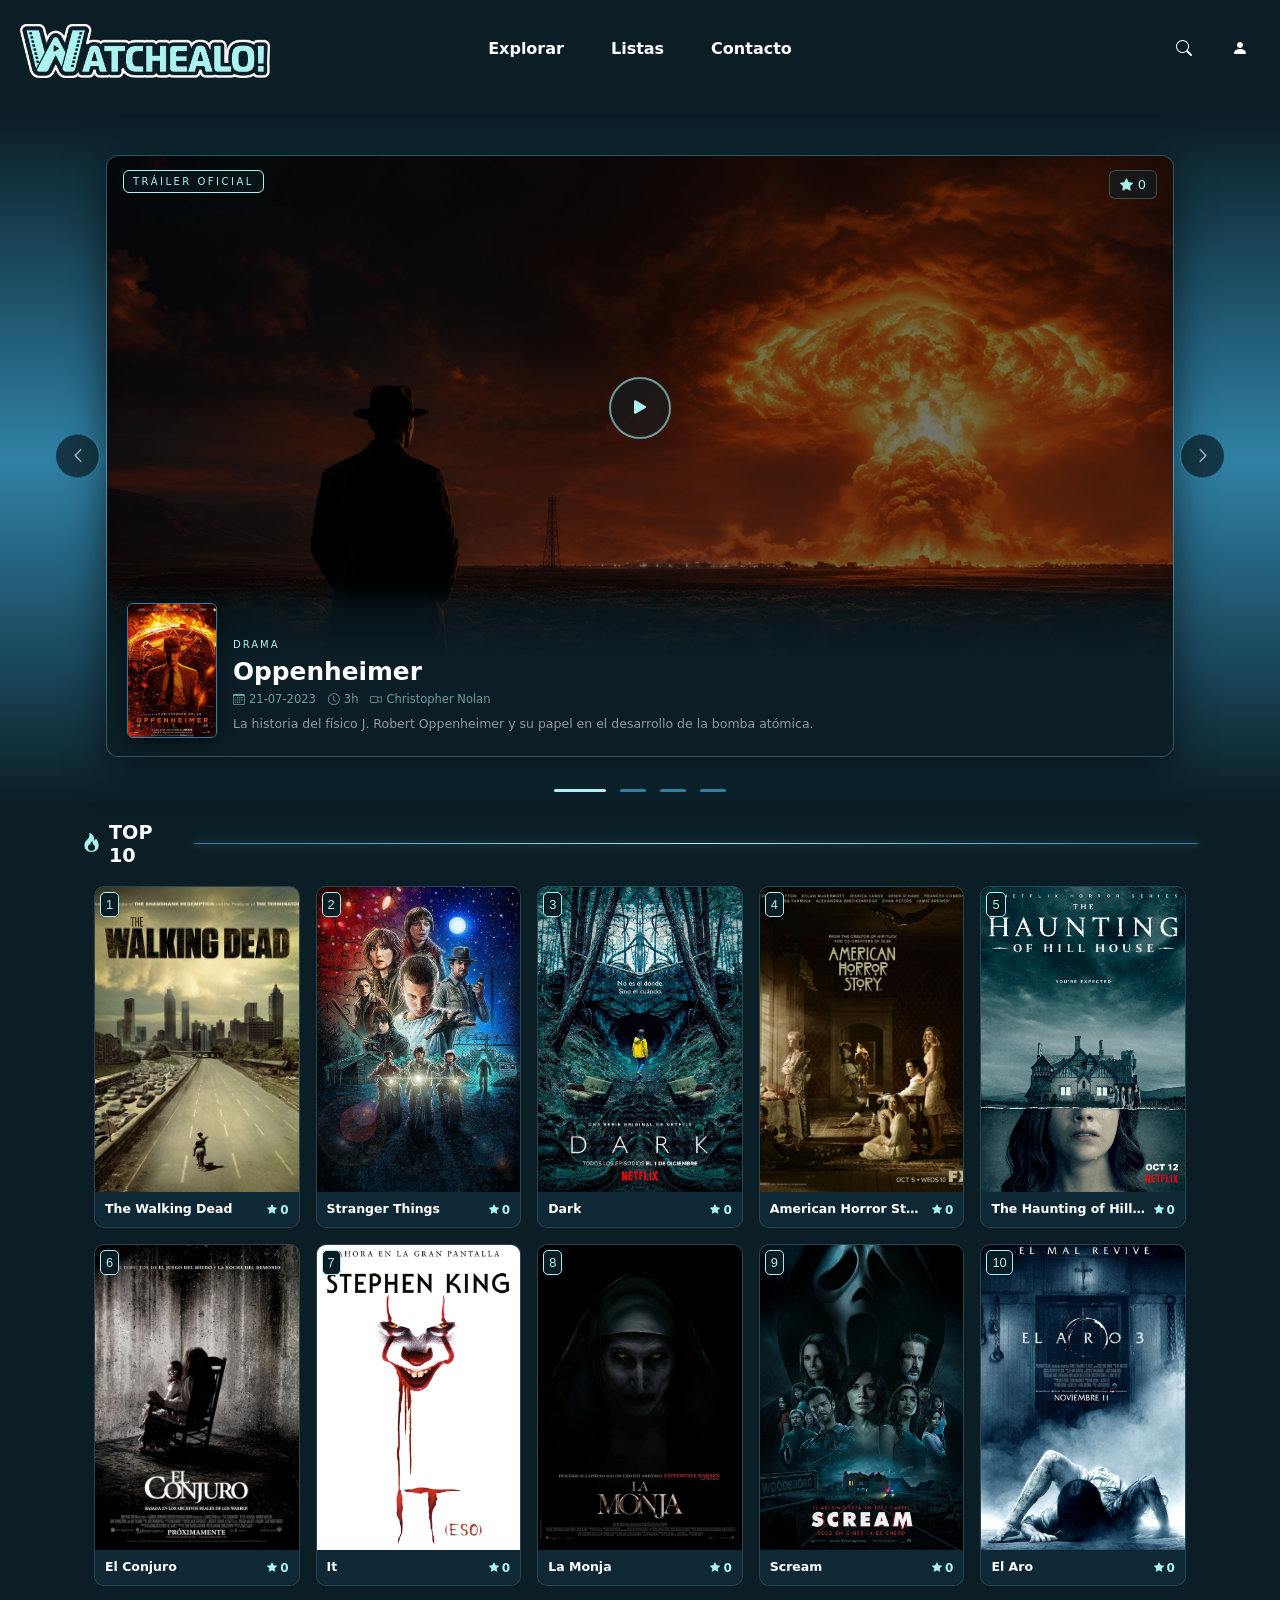
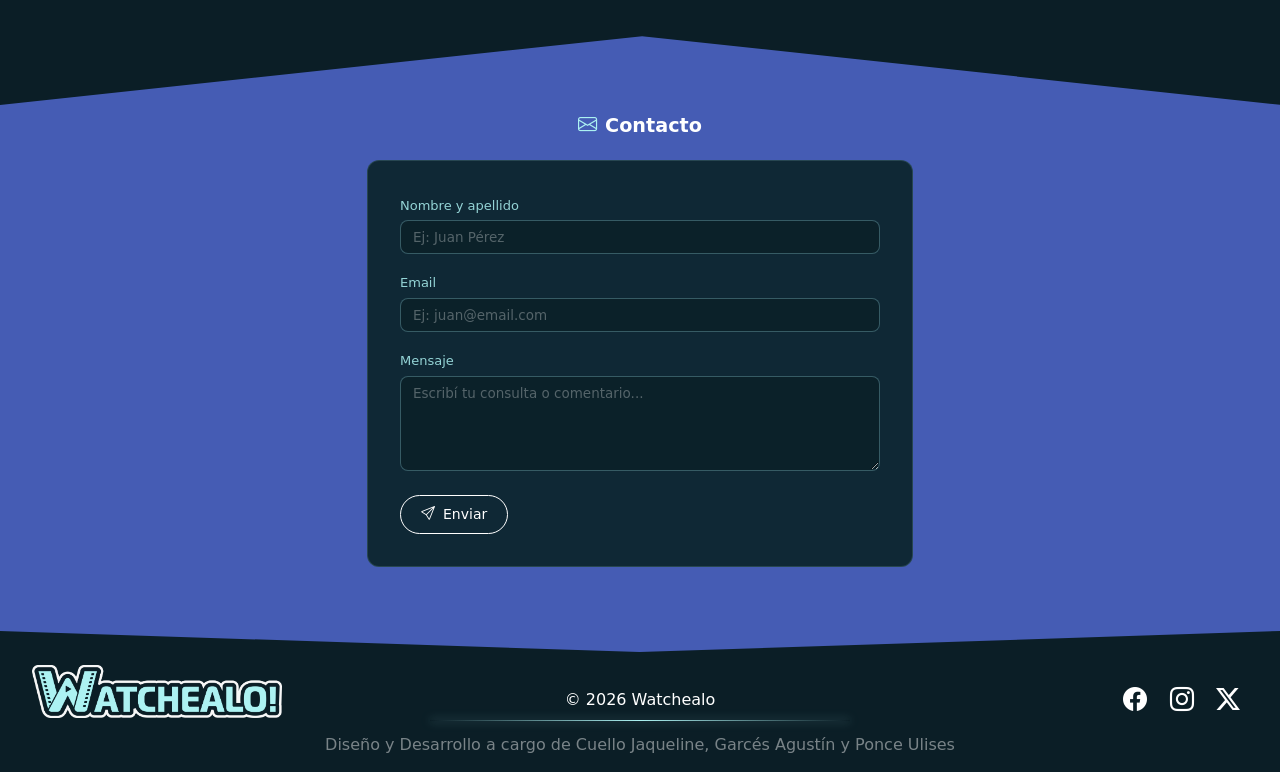
<file: html/inicio.html>
<!DOCTYPE html>
<html lang="es">
<head>
    <meta charset="UTF-8">
    <meta name="viewport" content="width=device-width, initial-scale=1.0">
    <link href="https://cdn.jsdelivr.net/npm/bootstrap@5.2.3/dist/css/bootstrap.min.css" rel="stylesheet" integrity="sha384-rbsA2VBKQhggwzxH7pPCaAqO46MgnOM80zW1RWuH61DGLwZJEdK2Kadq2F9CUG65" crossorigin="anonymous">
    <link rel="stylesheet" href="https://cdn.jsdelivr.net/npm/bootstrap-icons@1.13.1/font/bootstrap-icons.min.css">
    <link rel="stylesheet" href="../css/estilos.css">
    <title>Watchealo! - Inicio</title>

    <!-- ICONOS TITLE-->
    <!-- Favicon estándar -->
    <link rel="icon" type="image/x-icon" href="../img/favicon.ico">

    <!-- PNG por tamaño (navegadores modernos) -->
    <link rel="icon" type="image/png" sizes="16x16"   href="../img/favicon_16x16.png">
    <link rel="icon" type="image/png" sizes="32x32"   href="../img/favicon_32x32.png">
    <link rel="icon" type="image/png" sizes="48x48"   href="../img/favicon_48x48.png">
    <link rel="icon" type="image/png" sizes="64x64"   href="../img/favicon_64x64.png">
    <link rel="icon" type="image/png" sizes="128x128" href="../img/favicon_128x128.png">
    <link rel="icon" type="image/png" sizes="256x256" href="../img/favicon_256x256.png">

    <!-- Apple Touch Icon (iOS) -->
    <link rel="apple-touch-icon" sizes="128x128" href="../img/favicon_128x128.png">

</head>
<body>
    <header class="sticky-top">
        <div class="container-fluid mb-3">
            <div class="row">
                <nav class="navbar navbar-expand-lg navbar-dark mx-auto bg-dark">
                    <div class="container-fluid mx-2 my-2 position-relative">
                        <a class="navbar-brand" href="inicio.html"><img src="../img/logo.png" alt="Logo" width="250" height="auto" class="d-inline-block align-text-top img"></a>
                        <button class="navbar-toggler" type="button" data-bs-toggle="collapse" data-bs-target="#navbarNav" aria-controls="navbarNav" aria-expanded="false" aria-label="Toggle navigation">
                        <span class="icono-hamb"><i class="bi bi-caret-down-fill"></i></span>
                        </button>
                        <div class="collapse navbar-collapse" id="navbarNav">

                            <!-- Menú centrado -->
                            <ul class="navbar-nav mx-auto links">
                                <li class="nav-item px-2">
                                    <a class="nav-link btn-nav" href="explorar.html">Explorar</a>
                                </li>
                                <li class="nav-item px-2">
                                    <a class="nav-link btn-nav" href="listas.html">Listas</a>
                                </li>
                                <li class="nav-item px-2">
                                    <a class="nav-link btn-nav" href="#Contacto">Contacto</a>
                                </li>
                            </ul>

                            <!-- Buscador y usuario a la derecha -->
                            <div class="d-flex flex-row flex-lg-row align-items-center ms-auto busquedaYusuario">
                                <form id="busquedaNav" class="d-flex me-3">
                                    <input class="form-control me-2" id="cuadroBusqueda" type="search" placeholder="Buscar...">
                                    <button class="btn btn-outline-success" id="busqueda" type="submit">
                                        <i class="bi bi-search"></i>
                                    </button>
                                </form>

                                <a href="perfil.html">
                                    <button class="btn btn-user" type="button">
                                        <i class="bi bi-person-fill"></i>
                                    </button>
                                </a>
                            </div>

                        </div>
                    </div>
                </nav>
            </div>
        </div>
    </header> 
    
    <main>
        <section class="carousel-wrap">
            <div class="container">
                <div class="position-relative px-4">

                    <div id="Carousel" class="carousel slide" data-bs-ride="carousel" data-bs-interval="6000">

                        <!-- INDICATORS -->
                        <div class="carousel-indicators">
                            <button type="button" data-bs-target="#Carousel" data-bs-slide-to="0" class="active" aria-current="true" aria-label="Slide 1"></button>
                            <button type="button" data-bs-target="#Carousel" data-bs-slide-to="1" aria-label="Slide 2"></button>
                            <button type="button" data-bs-target="#Carousel" data-bs-slide-to="2" aria-label="Slide 3"></button>
                            <button type="button" data-bs-target="#Carousel" data-bs-slide-to="3" aria-label="Slide 4"></button>
                        </div>

                        <div class="carousel-inner" id="contenedor-carrusel">

                            

                        </div>

                        <!-- CONTROLS  -->
                        <button class="carousel-control-prev" type="button" data-bs-target="#Carousel" data-bs-slide="prev">
                            <span class="carousel-control-prev-icon" aria-hidden="true"></span>
                            <span class="visually-hidden">Anterior</span>
                        </button>
                        <button class="carousel-control-next" type="button" data-bs-target="#Carousel" data-bs-slide="next">
                            <span class="carousel-control-next-icon" aria-hidden="true"></span>
                            <span class="visually-hidden">Siguiente</span>
                        </button>

                    </div>

                </div>
            </div>
        </section>

        <!-- ══ PELÍCULAS MÁS VISTAS ══ -->
        <section class="mas-vistas-wrap">
            <div class="container">

                <div class="mas-vistas-header">
                    <h2 class="mas-vistas-titulo">
                        <i class="bi bi-fire"></i> TOP 10
                        <hr class="opacity-25 my-0">
                    </h2>
                </div>
                <div class="container" id="contenedor-mejor-puntuados">
                    
                </div>
                


                </div>
            </div>
        </section>

        

        <!-- ══ CONTACTO ══ -->
        <section class="contacto-wrap" id="Contacto">
            <div class="custom-shape-divider-top-1781130821">
                <svg data-name="Layer 1" xmlns="http://www.w3.org/2000/svg" viewBox="0 0 1200 120" preserveAspectRatio="none">
                    <path d="M598.97 114.72L0 0 0 120 1200 120 1200 0 598.97 114.72z" class="shape-fill"></path>
                </svg>
            </div>
            
            <div class="container">
                <h2 class="contacto-titulo justify-content-center">
                    <i class="bi bi-envelope"></i> Contacto
                </h2>

                <div class="row justify-content-center">
                    <div class="col-12 col-md-8 col-lg-6">

                        <div class="card contacto-card">
                            <div class="card-body">

                                <form id="formContacto" action="https://formspree.io/f/xpqedaeg" method="post" novalidate>

                                    <!-- Nombre -->
                                    <div class="mb-3">
                                        <label for="Nombre" class="form-label">Nombre y apellido</label>
                                        <input
                                            type="text"
                                            class="form-control"
                                            name="Nombre"
                                            id="inputNombre"
                                            placeholder="Ej: Juan Pérez"
                                            required
                                        >
                                        <div class="invalid-feedback">Solo letras. Ingresá nombre y apellido.</div>
                                    </div>

                                    <!-- Email -->
                                    <div class="mb-3">
                                        <label for="Email" class="form-label">Email</label>
                                        <input
                                            type="email"
                                            class="form-control"
                                            name="Email"
                                            id="inputEmail"
                                            placeholder="Ej: juan@email.com"
                                            required
                                        >
                                        <div class="invalid-feedback">Ingresá un email válido.</div>
                                    </div>

                                    <!-- Mensaje -->
                                    <div class="mb-4">
                                        <label for="Mensaje" class="form-label">Mensaje</label>
                                        <textarea
                                            class="form-control"
                                            name="Mensaje"
                                            id="inputMensaje"
                                            rows="4"
                                            placeholder="Escribí tu consulta o comentario..."
                                            required
                                        ></textarea>
                                        <div class="invalid-feedback">El mensaje no puede estar vacío.</div>
                                    </div>

                                    <div class="d-flex justify-content-end">
                                        <button type="button" class="btn btn-enviar" id="boton-enviar-contacto">
                                            <i class="bi bi-send me-2"></i>Enviar
                                        </button>
                                    </div>

                                </form>

                                <!-- Confirmación visual -->
                                <div class="alert-confirmacion" id="confirmacion" role="alert">
                                    <i class="bi bi-check-circle-fill"></i>
                                    <span>¡Tu mensaje fue enviado! Te respondemos a la brevedad.</span>
                                </div>

                            </div>
                        </div>

                    </div>
                </div>
            </div>
        </section>

    </main>
    
<footer class="footer">
  <div class="custom-shape-divider-top-1781131331">
            <svg data-name="Layer 1" xmlns="http://www.w3.org/2000/svg" viewBox="0 0 1200 120" preserveAspectRatio="none">
                <path d="M1200 0L0 0 598.97 114.72 1200 0z" class="shape-fill"></path>
            </svg>
        </div>
    <div class="container-fluid">
        <div class="row">
            <div class="col-12 p-4 d-flex flex-column flex-lg-row justify-content-between align-items-center text-center">
                
                <a href="#"><img src="../img/logo.png" alt="Logo" width="250" height="auto" class="d-inline-block align-text-top img m-3"></a>

                <p class="mb-0 text-center m-3">© 2026 Watchealo</p>

                <div class="m-3 d-flex">
                    <a class="px-2" href="https://www.facebook.com/" target="_blank"><i class="bi bi-facebook icons"></i></a>
                    <a class="px-2" href="https://www.instagram.com/" target="_blank"><i class="bi bi-instagram icons"></i></a>
                    <a class="px-2" href="https://x.com/?lang=es" target="_blank"><i class="bi bi-twitter-x icons"></i></a>
                </div>

            </div>
        </div>

        <hr class="mx-4 opacity-25 my-0">

        <div class="row">
            <div class="col-12 x-4 text-center">
                <p class="mb-0 m-3">Diseño y Desarrollo a cargo de Cuello Jaqueline, Garcés Agustín y Ponce Ulises</p>
            </div>
        </div>

    </div>
</footer>
    
<script
    src="https://cdn.jsdelivr.net/npm/bootstrap@5.2.3/dist/js/bootstrap.bundle.min.js"
    integrity="sha384-kenU1KFdBIe4zVF0s0G1M5b4hcpxyD9F7jL+jjXkk+Q2h455rYXK/7HAuoJl+0I4"
    crossorigin="anonymous">
</script>

<script src="../js/comp.js"></script>
<script src="../js/validar.js"></script>
</body>
</html>
</file>
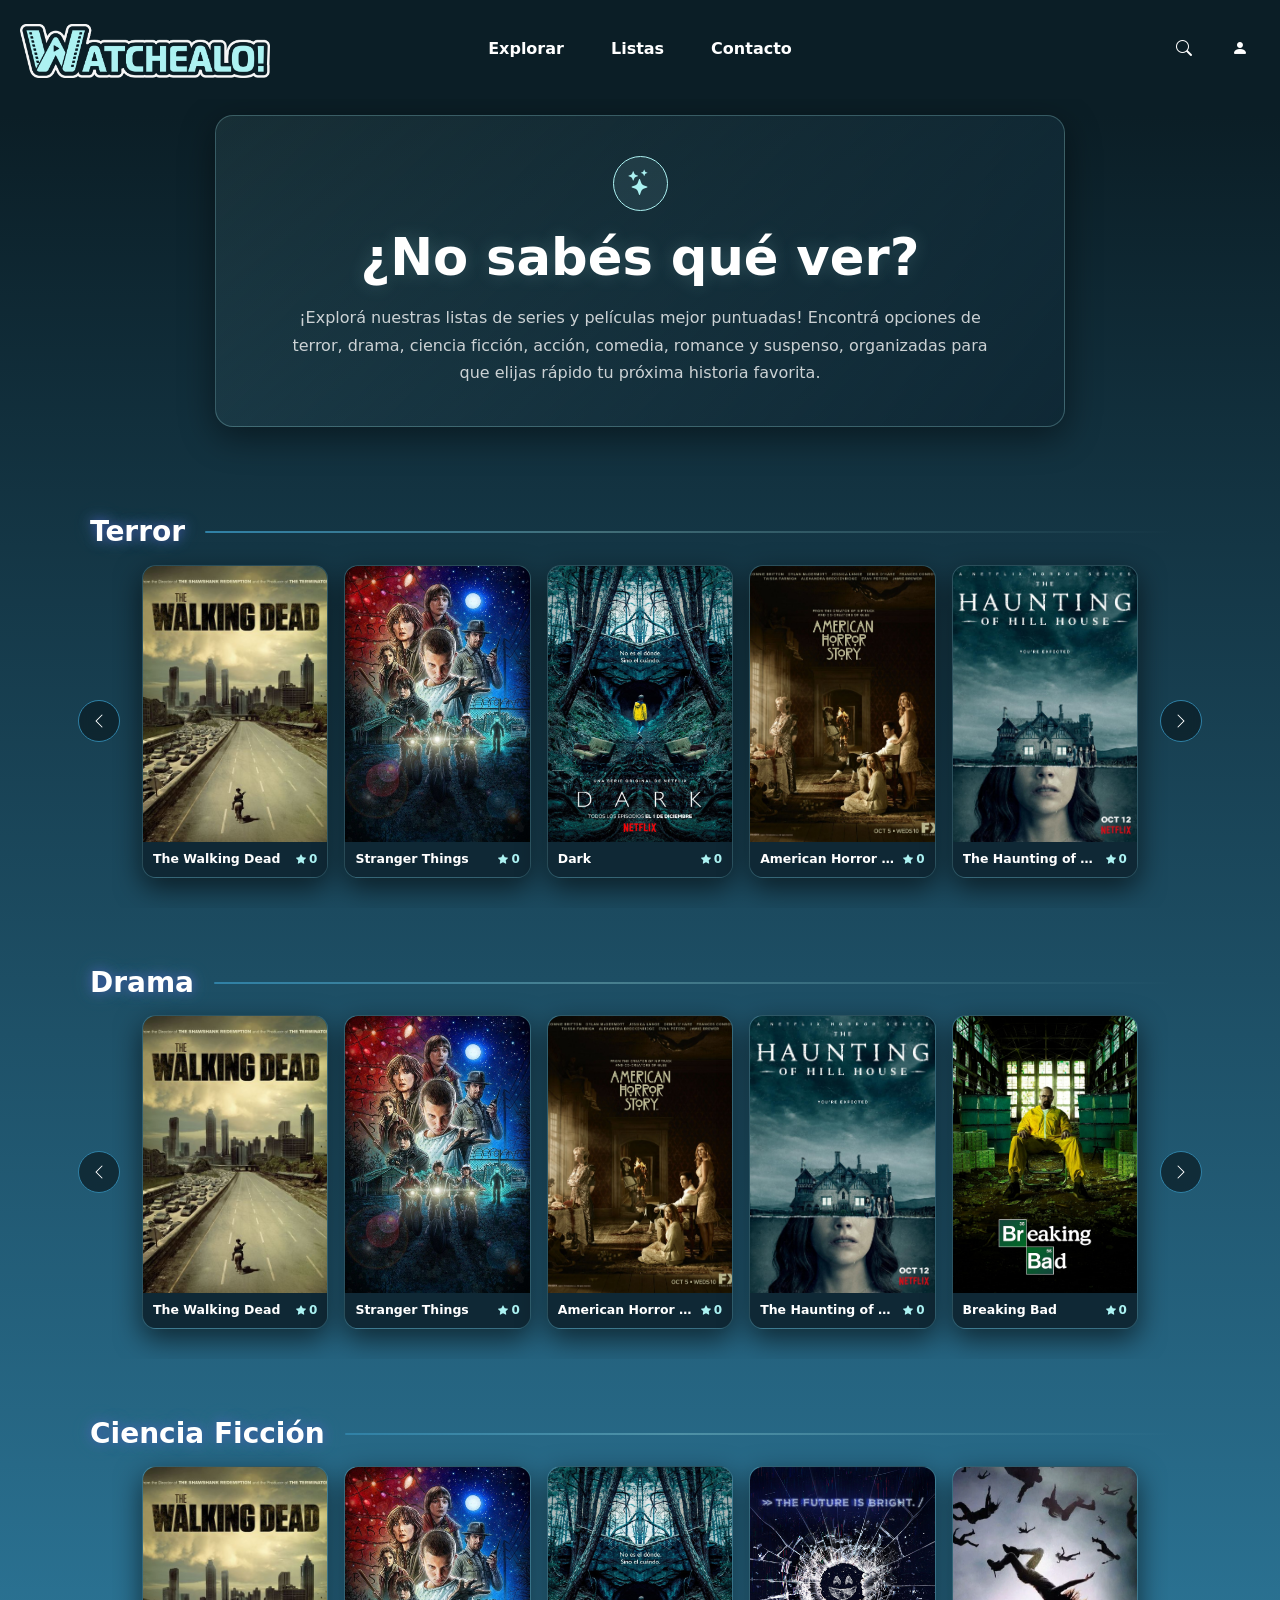
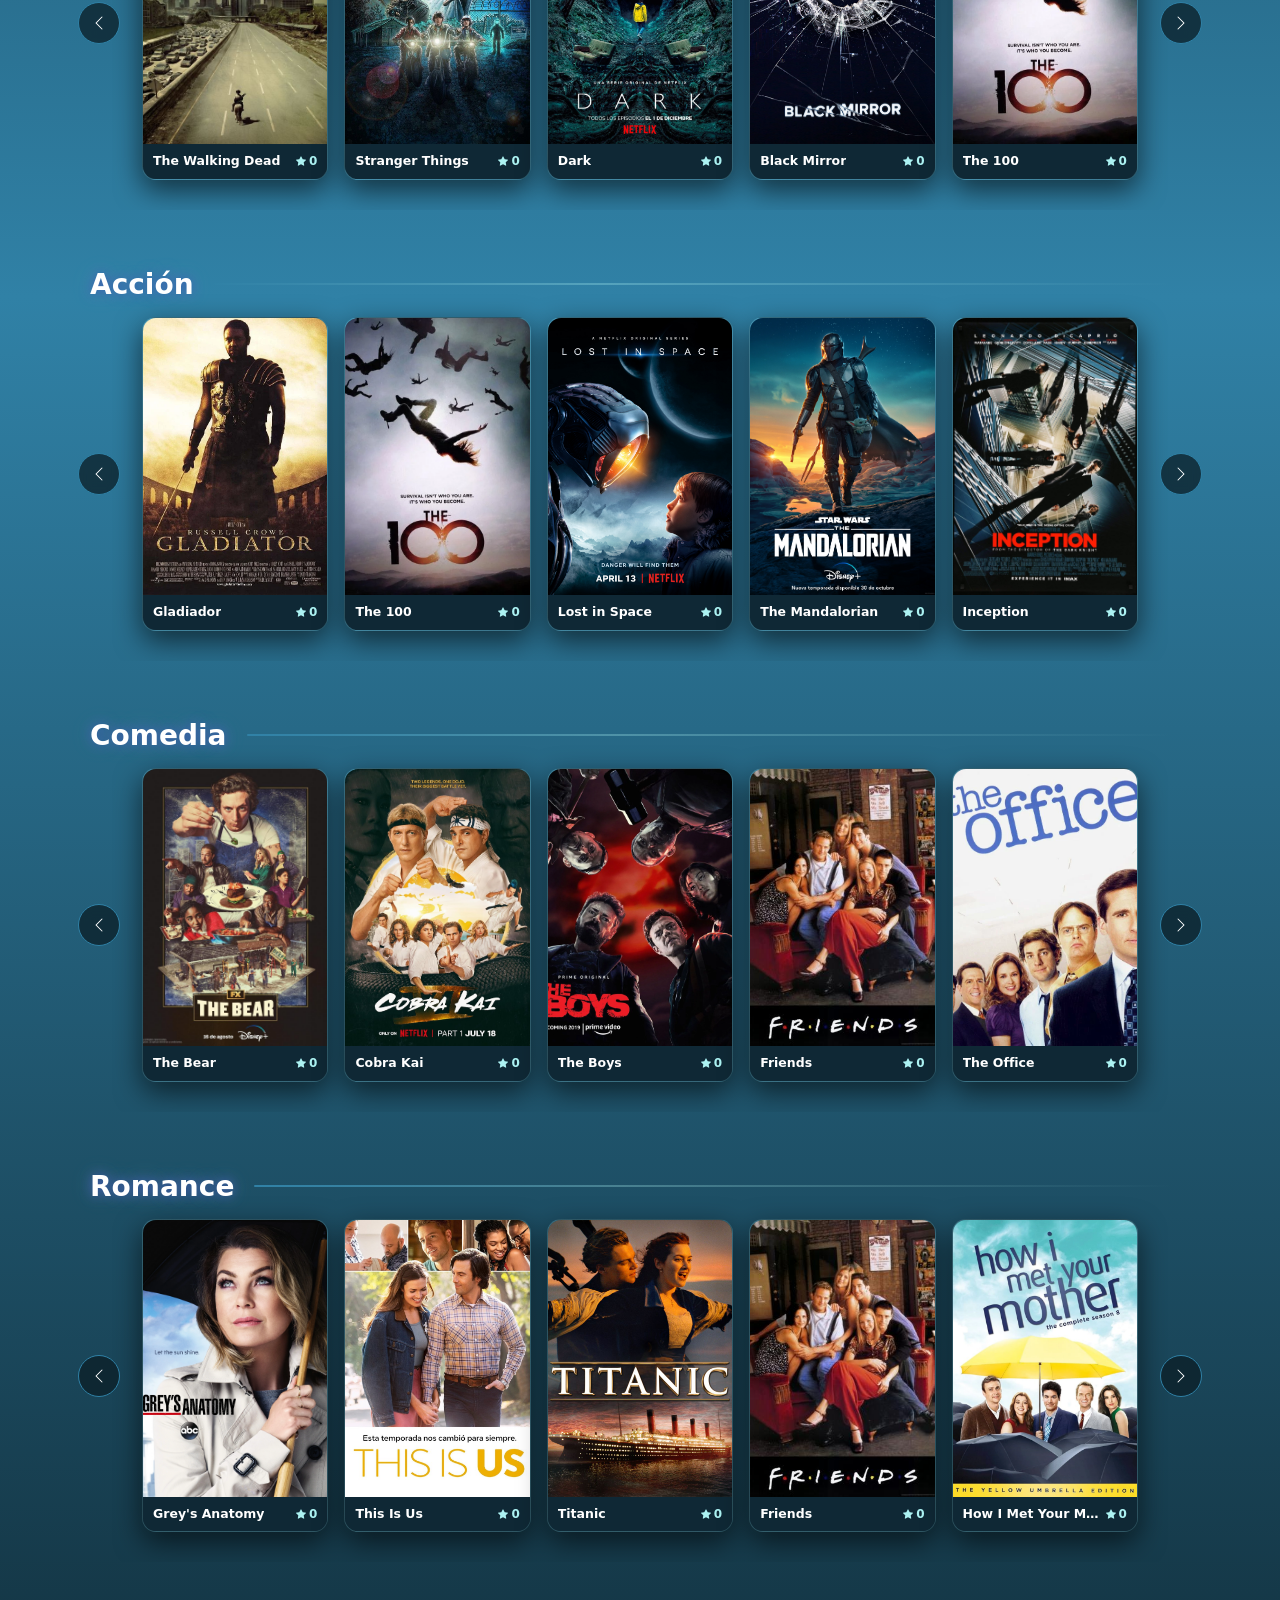
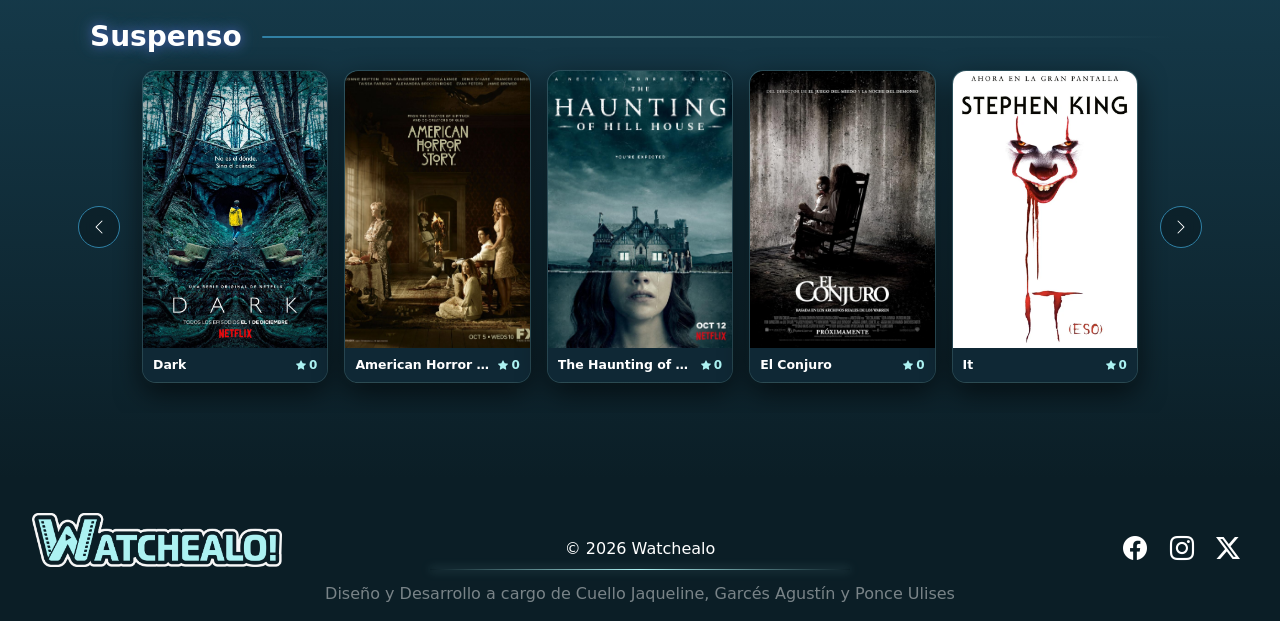
<file: html/listas.html>
<!DOCTYPE html>
<html lang="es">
<head>
    <meta charset="UTF-8">
    <meta name="viewport" content="width=device-width, initial-scale=1.0">
    <link href="https://cdn.jsdelivr.net/npm/bootstrap@5.2.3/dist/css/bootstrap.min.css" rel="stylesheet" integrity="sha384-rbsA2VBKQhggwzxH7pPCaAqO46MgnOM80zW1RWuH61DGLwZJEdK2Kadq2F9CUG65" crossorigin="anonymous">
    <link rel="stylesheet" href="https://cdn.jsdelivr.net/npm/bootstrap-icons@1.13.1/font/bootstrap-icons.min.css">
    <link rel="stylesheet" href="../css/estilos.css">
    <title>Watchealo! - Listas</title>

    <!-- ICONOS TITLE-->
    <!-- Favicon estándar -->
    <link rel="icon" type="image/x-icon" href="../img/favicon.ico">

    <!-- PNG por tamaño (navegadores modernos) -->
    <link rel="icon" type="image/png" sizes="16x16"   href="../img/favicon_16x16.png">
    <link rel="icon" type="image/png" sizes="32x32"   href="../img/favicon_32x32.png">
    <link rel="icon" type="image/png" sizes="48x48"   href="../img/favicon_48x48.png">
    <link rel="icon" type="image/png" sizes="64x64"   href="../img/favicon_64x64.png">
    <link rel="icon" type="image/png" sizes="128x128" href="../img/favicon_128x128.png">
    <link rel="icon" type="image/png" sizes="256x256" href="../img/favicon_256x256.png">

    <!-- Apple Touch Icon (iOS) -->
    <link rel="apple-touch-icon" sizes="128x128" href="../img/favicon_128x128.png">

</head>
<body>
    <header class="sticky-top">
            <div class="container-fluid mb-3">
                <div class="row">
                    <nav class="navbar navbar-expand-lg navbar-dark mx-auto bg-dark">
                        <div class="container-fluid mx-2 my-2 position-relative">
                            <a class="navbar-brand" href="../index.html"><img src="../img/logo.png" alt="Logo" width="250" height="auto" class="d-inline-block align-text-top img"></a>
                            <button class="navbar-toggler" type="button" data-bs-toggle="collapse" data-bs-target="#navbarNav" aria-controls="navbarNav" aria-expanded="false" aria-label="Toggle navigation">
                            <span class="icono-hamb"><i class="bi bi-caret-down-fill"></i></span>
                            </button>
                            <div class="collapse navbar-collapse" id="navbarNav">

                                <!-- Menú centrado -->
                                <ul class="navbar-nav mx-auto links">
                                    <li class="nav-item px-2">
                                        <a class="nav-link btn-nav" href="explorar.html">Explorar</a>
                                    </li>
                                    <li class="nav-item px-2">
                                        <a class="nav-link btn-nav" href="listas.html">Listas</a>
                                    </li>
                                    <li class="nav-item px-2">
                                        <a class="nav-link btn-nav" href="../index.html#Contacto">Contacto</a>
                                    </li>
                                </ul>

                                <!-- Buscador y usuario a la derecha -->
                                <div class="d-flex flex-row flex-lg-row align-items-center ms-auto busquedaYusuario">
                                    <form id="busquedaNav" class="d-flex me-3">
                                        <input class="form-control me-2" id="cuadroBusqueda" type="search" placeholder="Buscar...">
                                        <button class="btn btn-outline-success" id="busqueda" type="submit">
                                            <i class="bi bi-search"></i>
                                        </button>
                                    </form>

                                    <a href="perfil.html">
                                        <button class="btn btn-user" type="button">
                                            <i class="bi bi-person-fill"></i>
                                        </button>
                                    </a>
                                </div>

                            </div>
                        </div>
                    </nav>
                </div>
            </div>
    </header> 

    <main class="main-listas tarjeta-lista">

        <section class="container">

                <div class="row mb-5">
                    <div class="col-12">
                        <div class="encabezado-listas text-center">

                            <div class="icono-listas mb-3">
                                <i class="bi bi-stars"></i>
                            </div>

                            <h1 class="fw-bold titulo-listas">¿No sabés qué ver?</h1>

                            <p class="texto-listas">
                                ¡Explorá nuestras listas de series y películas mejor puntuadas!
                                Encontrá opciones de terror, drama, ciencia ficción, acción, comedia, romance y suspenso,
                                organizadas para que elijas rápido tu próxima historia favorita.
                            </p>

                        </div>
                    </div>
                </div>

                <div id="contenedor-listas" class="">

                </div>

        </section>

    </main>

    
    

<footer class="footer">
    <div class="container-fluid">
        <div class="row">
            <div class="col-12 p-4 d-flex flex-column flex-lg-row justify-content-between align-items-center text-center">
                
                <a href="#"><img src="../img/logo.png" alt="Logo" width="250" height="auto" class="d-inline-block align-text-top img m-3"></a>

                <p class="mb-0 text-center m-3">© 2026 Watchealo</p>

                <div class="m-3 d-flex">
                    <a class="px-2" href="https://www.facebook.com/" target="_blank"><i class="bi bi-facebook icons"></i></a>
                    <a class="px-2" href="https://www.instagram.com/" target="_blank"><i class="bi bi-instagram icons"></i></a>
                    <a class="px-2" href="https://x.com/?lang=es" target="_blank"><i class="bi bi-twitter-x icons"></i></a>
                </div>

            </div>
        </div>

        <hr class="mx-4 opacity-25 my-0">

        <div class="row">
            <div class="col-12 x-4 text-center">
                <p class="mb-0 m-3">Diseño y Desarrollo a cargo de Cuello Jaqueline, Garcés Agustín y Ponce Ulises</p>
            </div>
        </div>

    </div>
</footer>

    <script src="https://cdn.jsdelivr.net/npm/bootstrap@5.2.3/dist/js/bootstrap.bundle.min.js" integrity="sha384-kenU1KFdBIe4zVF0s0G1M5b4hcpxyD9F7jL+jjXkk+Q2h455rYXK/7HAuoJl+0I4" crossorigin="anonymous"></script>
    
    <script src="../js/comp.js"></script>
    <script src="../js/listas.js"></script>
</body>
</html>
</file>
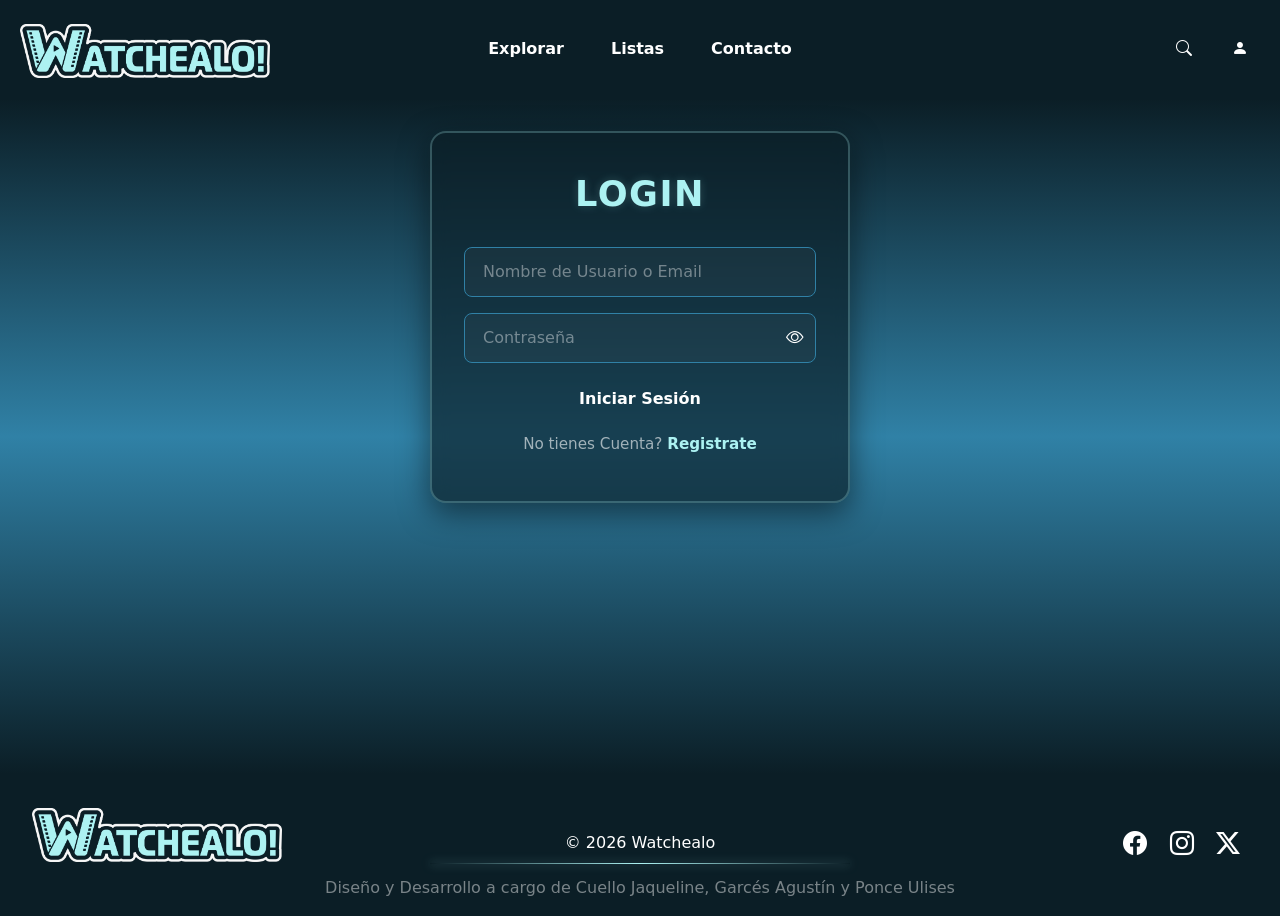
<file: html/perfil.html>
<!DOCTYPE html>
<html lang="es">
<head>
    <meta charset="UTF-8">
    <meta name="viewport" content="width=device-width, initial-scale=1.0">
    <link href="https://cdn.jsdelivr.net/npm/bootstrap@5.2.3/dist/css/bootstrap.min.css" rel="stylesheet" integrity="sha384-rbsA2VBKQhggwzxH7pPCaAqO46MgnOM80zW1RWuH61DGLwZJEdK2Kadq2F9CUG65" crossorigin="anonymous">
    <link rel="stylesheet" href="https://cdn.jsdelivr.net/npm/bootstrap-icons@1.13.1/font/bootstrap-icons.min.css">
    <link rel="stylesheet" href="../css/estilos.css">
    <title>Watchealo! - Login</title>

    <!-- ICONOS TITLE-->
    <!-- Favicon estándar -->
    <link rel="icon" type="image/x-icon" href="../img/favicon.ico">

    <!-- PNG por tamaño (navegadores modernos) -->
    <link rel="icon" type="image/png" sizes="16x16"   href="../img/favicon_16x16.png">
    <link rel="icon" type="image/png" sizes="32x32"   href="../img/favicon_32x32.png">
    <link rel="icon" type="image/png" sizes="48x48"   href="../img/favicon_48x48.png">
    <link rel="icon" type="image/png" sizes="64x64"   href="../img/favicon_64x64.png">
    <link rel="icon" type="image/png" sizes="128x128" href="../img/favicon_128x128.png">
    <link rel="icon" type="image/png" sizes="256x256" href="../img/favicon_256x256.png">

    <!-- Apple Touch Icon (iOS) -->
    <link rel="apple-touch-icon" sizes="128x128" href="../img/favicon_128x128.png">

</head>
<body>
    <header class="sticky-top bg-dark">
        <div class="container-fluid">
            <div class="row">
                <nav class="navbar navbar-expand-lg navbar-dark mx-auto">
                    <div class="container-fluid mx-2 my-2 position-relative">
                        <a class="navbar-brand" href="../index.html"><img src="../img/logo.png" alt="Logo" width="250" height="auto" class="d-inline-block align-text-top img"></a>
                        <button class="navbar-toggler" type="button" data-bs-toggle="collapse" data-bs-target="#navbarNav" aria-controls="navbarNav" aria-expanded="false" aria-label="Toggle navigation">
                        <span class="icono-hamb"><i class="bi bi-caret-down-fill"></i></span>
                        </button>
                        <div class="collapse navbar-collapse" id="navbarNav">

                            <!-- Menú centrado -->
                            <ul class="navbar-nav mx-auto links">
                                <li class="nav-item px-2">
                                    <a class="nav-link btn-nav" href="explorar.html">Explorar</a>
                                </li>
                                <li class="nav-item px-2">
                                    <a class="nav-link btn-nav" href="listas.html">Listas</a>
                                </li>
                                <li class="nav-item px-2">
                                    <a class="nav-link btn-nav" href="../index.html#Contacto">Contacto</a>
                                </li>
                            </ul>

                            <!-- Buscador y usuario a la derecha -->
                            <div class="d-flex flex-row flex-lg-row align-items-center ms-auto busquedaYusuario">
                                <form id="busquedaNav" class="d-flex me-3">
                                    <input class="form-control me-2" id="cuadroBusqueda" type="search" placeholder="Buscar...">
                                    <button class="btn btn-outline-success" id="busqueda" type="submit">
                                        <i class="bi bi-search"></i>
                                    </button>
                                </form>

                                <a href="perfil.html">
                                    <button class="btn btn-user" type="button">
                                        <i class="bi bi-person-fill"></i>
                                    </button>
                                </a>
                            </div>

                        </div>
                    </div>
                </nav>
            </div>
        </div>
    </header> 

    <main>
        <div id="contenido-logeado" style="display: none;">

            <!-----------------------BANNER------------------------------------>
            <div class="container-fluid px-0 position-relative">
                <img src="../img/banner-default.jpg" alt="banner" class="img-fluid w-100 banner-img" id="vista-banner">
                <div class="banner-filtro"></div>
                <input type="file" id="input-banner" accept="image/*" style="display: none;">
                
                <button type="button" class="btn-cambiar-banner" id="btn-cambiar-banner" style="display: none;">
                    <i class="bi bi-image-fill me-2"></i>Cambiar Banner
                </button>

                <button type="button"
                        class="btn-eliminar-banner"
                        id="btn-eliminar-banner"
                        style="display: none;"
                        data-bs-toggle="popover"
                        data-bs-placement="left"
                        data-bs-content="Banner eliminado"
                        data-bs-trigger="manual"
                        onclick="eliminarBanner()">
                    <i class="bi bi-x-lg"></i>
                </button>

                <button type="button" class="btn-editar-perfil-general" id="btn-editar-perfil-general">
                    <i class="bi bi-pencil-square"></i>Editar Perfil
                </button>

                <button type="button" class="btn  fw-bold btn-cerrar-sesion-banner" id="btn-cerrar-sesion">
                    <i class="bi bi-box-arrow-right me-2"></i>Cerrar Sesión
                </button>

                <!-----------------------FOTO DE PERFIL Y NOMBRE DE USUARIO------------------------------------>
                <div class="perfil-header-row" style="align-items: center;">
                    <!-- Foto de perfil -->
                    <div class="pfp-contenedor">
                        <img src="../img/pfp-default.webp" alt="Foto de perfil" class="pfp-img rounded-circle" id="vista-pfp">
                        <input type="file" id="input-pfp" accept="image/*" style="display: none;">
                        <button type="button" class="btn-cambiar-pfp" id="btn-cambiar-pfp" style="display: none;">
                            <i class="bi bi-camera-fill"></i>
                        </button>
                        <button type="button"
                                class="btn-eliminar-pfp"
                                id="btn-eliminar-pfp"
                                style="display: none;"
                                data-bs-toggle="popover"
                                data-bs-placement="bottom"
                                data-bs-content="Foto eliminada"
                                data-bs-trigger="manual"
                                onclick="eliminarFotoPerfil()">
                            <i class="bi bi-x-lg"></i>
                        </button>
                    </div>

                    <!-- Info usuario -->
                    <div class="usuario-info-row" >
                        <div id="cont_nombre_de_usuario">
                             <h2 class="fw-bold mb-1" id="username">Nombre de Usuario</h2>
                        </div>
                        <button type="button" class="btn btn-outline-info btn-sm rounded-pill px-3 py-1" id="btn-cambiar-username" style="display: none; border-color: var(--SECONDARY); color: var(--SECONDARY);">
                            <i class="bi bi-pencil-fill"></i> Cambiar Nombre de Usuario
                        </button>
                    </div>
                </div>
                <!-----------------------------------------------------------------> 
            </div>
            <!----------------------------------------------------------------->

            <!-- CONTENIDO PRINCIPAL DEBAJO DEL BANNER -->
            <div class="container px-3 px-md-4 seccion-principal">
                <div class="row g-4">

                    <!-- COLUMNA IZQUIERDA: Biografía + Favoritos -->
                    <div class="col-12 col-lg-8">

                        <!-- ── BIOGRAFÍA ── -->
                        <div class="mb-4">
                            <div class="bio-section-header">
                                <h1><i class="bi bi-person-lines-fill me-2"></i>Biografía</h1>
                                <div class="section-line"></div>
                                <button type="button"
                                        class="btn btn-outline-info btn-sm rounded-pill px-3 py-1"
                                        id="btn-editar-bio"
                                        style="display: none;">
                                    <i class="bi bi-pencil-fill"></i> Editar
                                </button>
                            </div>
                            <div class="bio-card">
                                <div id="contenedor-bio-interactivo">
                                    <p class="mb-0" id="texto-bio">
                                        ¡Hola! Contanos un poco sobre tus gustos en series y películas...
                                    </p>
                                </div>
                            </div>
                        </div>
                        <!-- ── FIN BIOGRAFÍA ── -->

                        <!-- ── FAVORITOS ── -->
                        <div>
                            <div class="perfil-seccion-header">
                                <span class="seccion-titulo"><i class="bi bi-star me-2"></i>Favoritos</span>
                                <div class="section-line"></div>
                            </div>
                            <div class="row g-2 contenedor_favoritos" id="contenedor-favoritos"></div>
                        </div>
                        <!-- ── FIN FAVORITOS ── -->

                    </div>
                    <!-- FIN COLUMNA IZQUIERDA -->

                    <!-- COLUMNA DERECHA: Reseñas -->
                    <div class="col-12 col-lg-4">
                        <div class="perfil-seccion-header">
                            <span class="seccion-titulo"><i class="bi bi-chat-square-text me-2"></i>Mis Reseñas</span>
                            <div class="section-line"></div>
                        </div>
                        <div class="reseñas_perfil d-flex flex-column gap-2"
                            id="contenedor-reseñas-perfil">
                        </div>
                    </div>
                    <!-- FIN COLUMNA DERECHA -->

                </div>
            </div>
            <!-- ── FIN CONTENIDO PRINCIPAL ── -->
            <!----------------------------------------------------------------->
        </div>
        
        <!-- VISTA SIN LOGEAR -->
        <div id="contenido-sin-logear" class="main-listas">
            <div class="container">
                <div class="row">
                    <div class="col-12 text-center">
                        <h1>Login</h1>
                    </div>
                </div>
                <form novalidate id="formulario_login">
                    <div class="row">
                        <div class="col-12 d-flex flex-column align-items-center gap-3">
                            
                            <!-- Campo: Usuario o Email -->
                            <div class="input-flotante w-100">
                                <input type="text" id="login-username" class="input-fl form-control" placeholder=" " required>
                                <label for="login-username" class="label-fl">Nombre de Usuario o Email</label>
                            </div>
                            
                            <!-- Campo: Contraseña -->
                            <div class="input-flotante w-100">
                                <input type="password" id="login-password" class="input-fl form-control" placeholder=" " required style="padding-right: 45px !important;">
                                <label for="login-password" class="label-fl">Contraseña</label>
                                <button class="btn btn-toggle-pass" type="button" id="toggle-login-password">
                                    <i class="bi bi-eye"></i>
                                </button>
                            </div>
                            
                            <!-- Botón de Enviar -->
                            <button type="submit" class="btn btn-outline-success rounded-pill px-4 py-2 fw-bold">
                                Iniciar Sesión
                            </button>
                            
                        </div>
                    </div>
                </form>
                <div class="row">
                    <div class="col-12 text-center">
                        <h6>No tienes Cuenta? <a href="#" data-bs-toggle="modal" data-bs-target="#FormularioRegistro">Registrate</a></h6>
                    </div>
                </div>
            </div>
        </div>

    </main>

<footer class="footer">
    <div class="container-fluid">
        <div class="row">
            <div class="col-12 p-4 d-flex flex-column flex-lg-row justify-content-between align-items-center text-center">
                
                <a href="#"><img src="../img/logo.png" alt="Logo" width="250" height="auto" class="d-inline-block align-text-top img m-3"></a>

                <p class="mb-0 text-center m-3">© 2026 Watchealo</p>

                <div class="m-3 d-flex">
                    <a class="px-2" href="https://www.facebook.com/" target="_blank"><i class="bi bi-facebook icons"></i></a>
                    <a class="px-2" href="https://www.instagram.com/" target="_blank"><i class="bi bi-instagram icons"></i></a>
                    <a class="px-2" href="https://x.com/?lang=es" target="_blank"><i class="bi bi-twitter-x icons"></i></a>
                </div>

            </div>
        </div>

        <hr class="mx-4 opacity-25 my-0">

        <div class="row">
            <div class="col-12 x-4 text-center">
                <p class="mb-0 m-3">Diseño y Desarrollo a cargo de Cuello Jaqueline, Garcés Agustín y Ponce Ulises</p>
            </div>
        </div>

    </div>
</footer>

    <!-- Modal REGISTRO -->
    <div class="modal fade" id="FormularioRegistro" data-bs-backdrop="static" data-bs-keyboard="false" tabindex="-1" aria-labelledby="staticBackdropLabel" aria-hidden="true">
        <div class="modal-dialog">
            <div class="modal-content">
                <div class="modal-header">
                    <h1 class="modal-title fs-5" id="staticBackdropLabel">Crea tu cuenta</h1>
                    <button type="button" class="btn-close-personalizado" data-bs-dismiss="modal" aria-label="Close">
                            <i class="bi bi-x-lg"></i> </button>
                </div>
                <div class="modal-body">
                    <form id="formulario_registro">
                        <div class="mb-3">
                            <label for="input-username" class="form-label">Nombre de Usuario</label>
                            <input type="text" class="form-control" id="input-username" aria-describedby="username-aviso">
                            <div id="username-aviso" class="form-text" style="display: none;"></div>
                        </div>
                        <div class="mb-3">
                            <label for="input-email" class="form-label">Email</label>
                            <input type="email" class="form-control" id="input-email" aria-describedby="email-help">
                            <div id="email-aviso" class="form-text" style="display: none;"></div>
                        </div>
                        <!-- Campo: Contraseña -->
                        <div class="mb-3">
                            <label for="input-password" class="form-label">Contraseña</label>
                            <div class="posicion-password-relativa w-100">
                                <input type="password" class="form-control" id="input-password" aria-describedby="password-aviso">
                                <button class="btn btn-toggle-pass" type="button" id="toggle-password">
                                    <i class="bi bi-eye"></i>
                                </button>
                            </div>
                            <div id="password-aviso" class="form-text" style="display: none;"></div>
                        </div>

                        <!-- Campo: Confirmar Contraseña -->
                        <div class="mb-3">
                            <label for="input-confirmPassword" class="form-label">Confirmar Contraseña</label>
                            <div class="posicion-password-relativa w-100">
                                <input type="password" class="form-control" id="input-confirmPassword" aria-describedby="confirmPassword-aviso">
                                <button class="btn btn-toggle-pass" type="button" id="toggle-confirmPassword">
                                    <i class="bi bi-eye"></i>
                                </button>
                            </div>
                            <div id="confirmPassword-aviso" class="form-text" style="display: none;"></div>
                        </div>
                        <div class="mb-3">
                            <label for="input-fechaNac" class="form-label">Fecha de Nacimiento</label>
                            <input type="date" class="form-control" id="input-fechaNac" aria-describedby="fechaNac-aviso">
                            <div id="fechaNac-aviso" class="form-text" style="display: none;"></div>
                        </div>
                       <div class="mb-3 form-check">
                            <input type="checkbox" class="form-check-input" id="input-terminos" aria-describedby="terminos-aviso">
                            <!-- Etiqueta con el enlace que despliega el texto -->
                            <label class="form-check-label" for="input-terminos">
                                Acepto los <a href="#terminos-texto" class="text-decoration-none terminos" data-bs-toggle="collapse" role="button" aria-expanded="false" aria-controls="terminos-texto" onclick="event.stopPropagation()">términos y condiciones</a>
                            </label>                            
                            <!-- El contenedor que se va a desplegar -->
                            <div class="collapse" id="terminos-texto">
                                <div class="card card-body my-2 bg-dark small text-muted" style="max-height: 150px; overflow-y: auto;">
                                    <h6>Términos y Condiciones de Uso</h6>
                                    <p>Bienvenido. Al acceder y utilizar este sitio web, aceptas cumplir y estar sujeto a los siguientes términos y condiciones de servicio:</p>

                                    <ol class="ps-3">
                                        <li><strong>Uso de la Plataforma:</strong> El usuario se compromete a utilizar el sitio de manera legal, responsable y exclusivamente para los fines personales o comerciales autorizados, evitando cualquier conducta que pueda dañar, sobrecargar o perjudicar la infraestructura digital.</li>
                                        
                                        <li><strong>Registro y Privacidad:</strong> Al crear una cuenta, garantizas que la información proporcionada es exacta y actualizada. Nos comprometemos a proteger tus datos personales conforme a nuestras Políticas de Privacidad y la normativa vigente de protección de datos.</li>
                                        
                                        <li><strong>Propiedad Intelectual:</strong> Todo el contenido presente en este espacio web, incluyendo interfaces, logos, textos, gráficos, código fuente y diseños, es propiedad exclusiva de la empresa o de sus licenciantes y está protegido por las leyes de propiedad intelectual.</li>
                                        
                                        <li><strong>Limitación de Responsabilidad:</strong> No nos hacemos responsables por interrupciones temporales del servicio, pérdida de datos o daños derivados del uso indebido de la plataforma por parte de terceros o por causas de fuerza mayor.</li>
                                        
                                        <li><strong>Modificaciones:</strong> Nos reservamos el derecho de actualizar o modificar estos términos en cualquier momento con el fin de adaptarlos a novedades legislativas o mejoras técnicas. El uso continuo del sitio implicará la aceptación de los mismos.</li>
                                    </ol>

                                    <p class="text-muted small">Última actualización: Junio 2026. Si no estás de acuerdo con estos términos, por favor, abstente de utilizar nuestros servicios.</p>
                                </div>
                            </div>
                            <div id="terminos-aviso" class="row form-text ml-0" style="display: none;"></div>
                        </div>
                        <div class="d-flex justify-content-end">
                            <button type="button" class="btn btn-primary " id="boton-crear">Crear Cuenta</button>
                        </div>
                    </form>
                </div>
                
            </div>
        </div>
    </div>

    <!-- Modal de Aviso del Sistema -->
    <div class="modal fade" id="modalAvisoSistema" tabindex="-1" aria-labelledby="modalAvisoLabel" aria-hidden="true">
        <div class="modal-dialog modal-dialog-centered">
            <div class="modal-content" style="background-color: var(--PRIMARY); border: 2px solid var(--SECONDARY); color: white;">
                <div class="modal-header" style="border-bottom: 1px solid rgba(172, 242, 242, 0.15);">
                    <h5 class="modal-title fw-bold" id="modalAvisoLabel" style="color: var(--SECONDARY);"></h5>
                    <button type="button" class="btn-close btn-close-white" data-bs-dismiss="modal" aria-label="Close"></button>
                </div>
                <div class="modal-body py-4" id="modalAvisoBody"></div>
                <div class="modal-footer" style="border-top: 1px solid rgba(172, 242, 242, 0.15);">
                    <button type="button" class="btn btn-outline-info rounded-pill px-4" id="btnCerrarAviso" data-bs-dismiss="modal" style="border-color: var(--SECONDARY); color: var(--SECONDARY);">
                        Entendido
                    </button>
                </div>
            </div>
        </div>
    </div>

    <!-- Modal de Confirmación General -->
    <div class="modal fade" id="modalConfirmacion" tabindex="-1" aria-hidden="true">
        <div class="modal-dialog modal-dialog-centered modal-sm">
            <div class="modal-content modalConfirmar">
                <div class="modal-header" style="border-bottom: 1px solid rgba(172, 242, 242, 0.15);">
                    <h5 class="modal-title fw-bold" id="modalConfirmTitulo" style="color: var(--SECONDARY);"></h5>
                    <button type="button" class="btn-close btn-close-white" data-bs-dismiss="modal" aria-label="Cerrar"></button>
                </div>
                <div class="modal-body py-3 text-center" id="modalConfirmBody"></div>
                <div class="modal-footer" style="border-top: 1px solid rgba(172, 242, 242, 0.15); justify-content: center; gap: 1rem;">
                    <button type="button" class="btn btn-outline-secondary rounded-pill px-4" data-bs-dismiss="modal" id="btnConfirmCancelar">Cancelar</button>
                    <button type="button" class="btn rounded-pill px-4 fw-bold btnConfirmarModal" id="btnConfirmAceptar">Confirmar</button>
                </div>
            </div>
        </div>
    </div>
                
    <script src="https://cdn.jsdelivr.net/npm/bootstrap@5.2.3/dist/js/bootstrap.bundle.min.js" integrity="sha384-kenU1KFdBIe4zVF0s0G1M5b4hcpxyD9F7jL+jjXkk+Q2h455rYXK/7HAuoJl+0I4" crossorigin="anonymous"></script>
    <script src="../js/comp.js"></script>
</body>
</html>
</file>
<file: css/estilos.css>
:root{
    --PRIMARY: #0b1e26;
    --SECONDARY: #acf2f2;
    --TERCIARY: #3081A6;
    --CUATERNARY: #455CB4;
    --WHITE: #FFFFFF;
    --CYAN: rgba(172, 242, 242, 0.6);
    --BORDER: rgba(172, 242, 242, 0.15);
    --CARD: #0f2835;
    --sizeNav: 1rem;
}

.popover {
    --bs-popover-bg: var(--CARD);
    --bs-popover-border-color: var(--SECONDARY);
    --bs-popover-header-bg: var(--PRIMARY);
    --bs-popover-header-color: var(--SECONDARY);
    --bs-popover-body-color: white;
    --bs-popover-body-padding-x: 0.9rem;
    --bs-popover-body-padding-y: 0.5rem;
    --bs-popover-arrow-height: 0.5rem;
    border-radius: 10px;
}

body{
    background-color: var(--PRIMARY);
    color: white;
}

::-webkit-scrollbar {
    width: 10px;
}

::-webkit-scrollbar-track {
    background: var(--PRIMARY);
}

::-webkit-scrollbar-thumb {
    background: var(--SECONDARY);
    border-radius: 10px;
}

::-webkit-scrollbar-thumb:hover {
    background: white;
}

/* <!-- Estilos para el navbar --> */

#cuadroBusqueda{
    width: 0;
    opacity: 0;
    padding: 0;
    border: 0;
    transition: all 0.5s ease;
}

#cuadroBusqueda.mostrar{
    width: 200px;
    opacity: 1;
    padding: .375rem .75rem;
    border: 1px solid rgba(172, 242, 242, 0.45);
    background-color: rgba(11, 30, 38, 0.85);
}

.bg-dark{
    background-color: var(--PRIMARY) !important;
}

.navbar {
    transition: background 0.5s ease, box-shadow 0.25s ease; 
    z-index: 1051;
}

.navbar-scroll {
    box-shadow: 0 8px 10px -8px rgba(0,0,0,0.5);
    background-color: var(--TERCIARY) !important;
    transition: background 3s ease, box-shadow 0.25s ease;  
    color: black !important;
}

.transition-scroll{
    transition: background 0.5s ease, box-shadow 0.25s ease;  
}

.btn-outline-success{
    border: 0px solid var(--SECONDARY);
    color: white;
    transition: all 0.5s ease;
}

.btn-outline-success:hover{
    background-color: transparent;
    color: var(--WHITE);
    text-shadow: 0 0 8px var(--SECONDARY);
}

.btn-outline-success:active{
    background-color: transparent !important;
    color: var(--SECONDARY) !important;
}

.btn-outline-success>i{
    font-weight: bold !important;
}

.form-control{
    background-color: transparent;
    color: white;
    border: 1px solid var(--TERCIARY) !important;
}

.form-control:focus{
    background-color: transparent;
    color: white;
    box-shadow: none;
}

.btn-user{
    border: 0px solid var(--SECONDARY);
    border-radius: 50%;
    color: white;
}

.btn-user:hover{
    /*background-color: var(--SECONDARY);*/
    color: var(--WHITE);
    text-shadow: 0 0 8px var(--SECONDARY);
}

.btn-user:active{
    /* background-color: var(--SECONDARY) !important; */
    color: var(--SECONDARY) !important;
}

.btn-user>i{
    font-size: var(--sizeNav);
}





.icons{
    color: white;
    font-size: 1.5rem;
    transition: all 0.3s ease;
    display: inline-block; /* Porque los <i> son elementos inline, y transform: scale() no funciona bien sobre elementos inline puros. */
}

.icons:hover{
    color: var(--SECONDARY);
    transform: scale(1.2);
    text-shadow: 0 0 8px var(--CUATERNARY);
}

.img {
    transition: transform 0.3s ease !important;
    display: inline-block; /* Asegura que el navegador pueda calcular la escala sin problemas */
}

/* Ataque doble: Si el mouse toca la imagen o toca el enlace contenedor,
   el logo se va a agrandar sí o sí */
.img:hover,
.navbar-brand:hover .img,
.footer a:hover .img {
    transform: scale(1.05) !important;
}

/* ==========================================================================
   1. ESTILOS BASE GENERALES (Comunes para todos)
   ========================================================================== */

.btn-nav {
    color: var(--WHITE);
    transition: color 0.3s ease, text-shadow 0.3s ease;
    font-size: var(--sizeNav);
    font-weight: bold;   
    border-radius: 10px;
    text-align: center;
    width: auto !important; 
    padding: 6px 14px;
}

.btn-nav:hover {
    color: var(--SECONDARY);
    text-shadow: 0 0 8px var(--SECONDARY);   
}

.navbar-nav .nav-item {
    margin: 0 !important;
}


/* ==========================================================================
   2. SOLO PARA ESCRITORIO (Pantallas Grandes de 992px en adelante)
   ========================================================================== */
@media (min-width: 992px) {
    .navbar .container-fluid {
        position: relative; 
    }

    .navbar-collapse {
        display: flex !important;
        width: 100%;
    }

    /* Centrado absoluto REAL: Solo vive en computadoras */
    .navbar-nav.links {
        position: absolute !important;
        left: 50% !important;
        top: 50% !important;
        transform: translate(-50%, -50%) !important; 
        margin: 0 !important;
        display: flex !important;
        flex-direction: row !important;
        gap: 15px;
        z-index: 10;
    }

    .busquedaYusuario {
        margin-left: auto !important; 
        margin-right: 0 !important;
    }
}


/* ==========================================================================
   3. PARA TABLETS Y MÓVILES (Pantallas Menores a 991.98px)
   ========================================================================== */
@media (max-width: 991.98px) {

    .navbar .container-fluid {
        flex-wrap: wrap !important;
        padding-left: 8px !important;
        padding-right: 8px !important;
        align-items: center !important;
    }

    .navbar-brand {
        flex-shrink: 1 !important;
    }

    .navbar-toggler {
        flex-shrink: 0 !important;
        margin-left: auto !important;
        background-color: transparent;
        border: 1px solid var(--SECONDARY);
    }

    /* El colapso se vuelve un contenedor vertical normal */
    .navbar-collapse {
        display: flex;
        flex-direction: column !important;
        text-align: center;
        padding-top: 1rem;
        width: 100% !important;
    }

    /* IMPORTANTE: Desactivamos el absoluto aquí devolviendo el flujo nativo */
    .navbar-nav.links {
        position: relative !important;
        left: 0 !important;
        top: 0 !important;
        transform: none !important; /* Quitamos el translate que lo rompía en image_afe01a.png */
        margin: 1rem auto 1.5rem auto !important;
        flex-direction: row !important; /* Uno al lado del otro */
        flex-wrap: nowrap !important;
        justify-content: center !important;
        width: 100% !important;
        gap: 0 !important;
    }

    .navbar-nav .nav-item {
        margin: 0 8px !important; /* Espaciado entre botones en mobile */
    }

    .busquedaYusuario {
        margin: 0 auto 5px auto !important;
        flex-direction: row !important;
        justify-content: center !important;
        width: 100% !important;
    }

    .icono-hamb {
        color: var(--SECONDARY);
        font-size: 20px;
        display: inline-block;
        transition: transform 0.5s ease;
    }

    .icono-hamb.rotado {
        transform: rotate(180deg);
    }

    .navbar-toggler:focus {
        box-shadow: none;
    }

    .navbar-brand img {
        width: 160px !important;
    }
}


/* ==========================================================================
   4. OPTIMIZACIÓN MÓVIL EXTREMA (Mobile M y S)
   ========================================================================== */
@media (max-width: 425px) {
    .navbar-nav .nav-item {
        margin: 0 4px !important;
    }

    .btn-nav {
        font-size: 0.85rem !important;
        padding: 4px 6px !important;
    }
}

@media (max-width: 340px) {
    .navbar-nav .nav-item {
        margin: 0 2px !important;
    }
    .btn-nav {
        font-size: 0.75rem !important;
    }
}

.header{
    background-color: var(--PRIMARY) !important;
}

.footer{
    background-color: var(--PRIMARY) !important;
    position: relative;    
}


/*------------------------------------------------ CARRUSEL INICIO ------------------------------------------------  */

/* Contenedor general */
#Carousel {
    border-radius: 12px;
    border: 1px solid rgba(172, 242, 242, 0.2);
    box-shadow: 0 8px 40px rgba(0, 0, 0, 0.6);
}

#Carousel .carousel-inner {
    border-radius: 12px;
    overflow: hidden;
}

/* Imagen backdrop */
#Carousel .carousel-item img.backdrop {
    width: 100%;
    aspect-ratio: 16 / 9;
    object-fit: cover;
    filter: brightness(0.45);
    transition: transform 0.9s ease;
    display: block;
}

#Carousel .carousel-item.active img.backdrop {
    transform: scale(1.04);
}

#Carousel .carousel-caption {
    bottom: 0;
    left: 0;
    right: 0;
    padding: 0;
    text-align: left;
    background: linear-gradient(to top, #0b1e26 55%, rgba(11, 30, 38, 0.6) 85%, transparent 100%);
}

.caption-inner {
    display: flex;
    align-items: flex-end;
    gap: 16px;
    padding: 20px 20px 18px;
}

/* Póster dentro del caption */
.caption-poster {
    flex-shrink: 0;
    width: 90px;
    aspect-ratio: 2/3;
    object-fit: cover;
    border-radius: 6px;
    border: 1px solid var(--TERCIARY);
    box-shadow: 0 4px 16px rgba(0,0,0,0.5);
}

/* Info a la derecha del póster */
.caption-info {
    flex: 1;
    display: flex;
    flex-direction: column;
    gap: 5px;
    padding-bottom: 4px;
}

.caption-genre {
    font-size: 10px;
    letter-spacing: 2px;
    text-transform: uppercase;
    color: var(--SECONDARY);
    opacity: 0.8;
    font-weight: 500;
    margin: 0;
}

.caption-title {
    font-size: clamp(1.1rem, 2.6vw, 1.55rem);
    font-weight: 700;
    color: white;
    line-height: 1.2;
    margin: 0;
}

.caption-meta {
    display: flex;
    gap: 12px;
    flex-wrap: wrap;
    font-size: 11.5px;
    color: var(--CYAN);
    margin: 0;
}

.caption-meta span {
    display: flex;
    align-items: center;
    gap: 4px;
}

.caption-desc {
    font-size: 12.5px;
    line-height: 1.6;
    color: rgba(255, 255, 255, 0.55);
    display: -webkit-box;
    -webkit-line-clamp: 2;
    -webkit-box-orient: vertical;
    overflow: hidden;
    margin: 0;
}

.badge-trailer {
    position: absolute;
    top: 14px;
    left: 16px;
    z-index: 10;
    font-size: 10px;
    letter-spacing: 2.5px;
    text-transform: uppercase;
    color: var(--SECONDARY);
    border: 1px solid var(--SECONDARY);
    padding: 3px 9px;
    border-radius: 6px;
    background: rgba(11, 30, 38, 0.55);
    backdrop-filter: blur(4px);
}

.badge-rating {
    position: absolute;
    top: 14px;
    right: 16px;
    z-index: 10;
    display: flex;
    align-items: center;
    gap: 5px;
    background: rgba(11, 30, 38, 0.6);
    border: 1px solid rgba(172, 242, 242, 0.25);
    border-radius: 6px;
    padding: 4px 10px;
    font-size: 13px;
    color: var(--SECONDARY);
    backdrop-filter: blur(4px);
}

/* Botón play centrado sobre la imagen */
.btn-play {
    position: absolute;
    top: 42%;
    left: 50%;
    transform: translate(-50%, -50%);
    z-index: 10;
    width: 62px;
    height: 62px;
    border-radius: 50%;
    border: 2px solid var(--CYAN);
    background: rgba(11, 30, 38, 0.5);
    backdrop-filter: blur(6px);
    display: flex;
    align-items: center;
    justify-content: center;
    text-decoration: none;
    color: var(--SECONDARY);
    font-size: 24px;
    transition: all 0.25s ease;
}

.btn-play:hover {
    background: var(--SECONDARY);
    border-color: var(--SECONDARY);
    color: var(--PRIMARY);
    transform: translate(-50%, -50%) scale(1.1);
}

#Carousel .carousel-control-prev,
#Carousel .carousel-control-next {
    width: 45px;
    height: 45px;
    top: 50%;
    transform: translateY(-50%);
    background: rgba(11, 30, 38, 0.75);
    border: 1px solid var(--TERCIARY);
    border-radius: 50%;
    backdrop-filter: blur(6px);
    opacity: 1;
    transition: all 0.2s ease;
}

#Carousel .carousel-control-prev { left: -52px; }
#Carousel .carousel-control-next { right: -52px; }

#Carousel .carousel-control-prev:hover,
#Carousel .carousel-control-next:hover {
    background: var(--SECONDARY);
    border-color: var(--SECONDARY);
}

/* Íconos dentro de los controles */
#Carousel .carousel-control-prev-icon,
#Carousel .carousel-control-next-icon {
    width: 16px;
    height: 16px;
}

#Carousel .carousel-control-prev:hover .carousel-control-prev-icon,
#Carousel .carousel-control-next:hover .carousel-control-next-icon {
    filter: invert(1) brightness(0);
}

#Carousel .carousel-indicators {
    bottom: -36px;
    margin: 0;
    justify-content: center;
    gap: 8px;
}

#Carousel .carousel-indicators [data-bs-target] {
    width: 26px;
    height: 3px;
    border-radius: 2px;
    background: var(--TERCIARY);
    border: none;
    border-top: none;
    border-bottom: none;
    opacity: 1;
    transition: all 0.35s ease;
}

#Carousel .carousel-indicators .active {
    width: 52px;
    background: var(--SECONDARY);
    opacity: 1;
}

/* Animaciones de entrada del texto */
.carousel-item .caption-genre,
.carousel-item .caption-title,
.carousel-item .caption-desc { opacity: 0; transform: translateY(8px); transition: none; }
.carousel-item.active .caption-genre  { opacity: 1; transform: none; transition: opacity 0.45s 0.1s ease, transform 0.45s 0.1s ease; }
.carousel-item.active .caption-title  { opacity: 1; transform: none; transition: opacity 0.45s 0.22s ease, transform 0.45s 0.22s ease; }
.carousel-item.active .caption-desc   { opacity: 1; transform: none; transition: opacity 0.45s 0.35s ease, transform 0.45s 0.35s ease; }

/* Espacio debajo del carousel para los indicators */
.carousel-wrap {
    padding: 2.5rem 0 3rem;
    background: linear-gradient(var(--PRIMARY), var(--TERCIARY), var(--PRIMARY));
}


/* Mobile L (≤425px) y landscape */
@media (max-width: 425px) {
    #Carousel .carousel-item img.backdrop {
        aspect-ratio: 4 / 3;
    }

    #Carousel .carousel-caption {
        background: linear-gradient(to top, #0b1e26 70%, rgba(11,30,38,0.7) 90%, transparent 100%);
    }

    .caption-inner {
        padding: 14px 12px 12px;
        gap: 10px;
    }

    .caption-poster {
        width: 60px;
    }

    .caption-title {
        font-size: 1rem;
    }

    .caption-desc {
        display: none;
    }

    .caption-meta span:last-child {
        display: none;
    }

    .btn-play {
        width: 48px;
        height: 48px;
        font-size: 18px;
        top: 35%;
    }

    #Carousel .carousel-control-prev { left: 4px; }
    #Carousel .carousel-control-next { right: 4px; }

    .badge-trailer { font-size: 9px; padding: 2px 7px; top: 10px; left: 10px; }
    .badge-rating  { font-size: 11px; padding: 3px 8px; top: 10px; right: 10px; }
}

/* Mobile M (≤375px) */
@media (max-width: 375px) {
    #Carousel .carousel-item img.backdrop {
        aspect-ratio: 3 / 3;
    }

    .caption-poster { width: 52px; }
    .caption-title  { font-size: 0.9rem; }
    .caption-genre  { font-size: 9px; letter-spacing: 1.5px; }
    .caption-meta   { font-size: 10px; gap: 8px; }
}

/* Landscape móvil (altura ≤ 500px) */
@media (max-height: 500px) and (orientation: landscape) {
    #Carousel .carousel-item img.backdrop {
        aspect-ratio: 16 / 6;
    }

    .caption-inner  { padding: 10px 12px; gap: 10px; }
    .caption-poster { width: 55px; }
    .caption-title  { font-size: 0.95rem; }
    .caption-desc   { display: none; }

    .btn-play {
        width: 44px;
        height: 44px;
        font-size: 16px;
        top: 32%;
    }

    #Carousel .carousel-control-prev { left: 4px; }
    #Carousel .carousel-control-next { right: 4px; }
}

/* --- CORRECCIÓN RESPONSIVE PARA EL HEADER (EVITA QUE SE ROMPA) --- */
@media (max-width: 576px) {
    .navbar-brand img {
        width: 160px !important; /* Achica el logo en celus para dejarle lugar al botón */
        transition: width 0.2s ease; /* Suaviza el cambio si se gira la pantalla */
    }
    
    /* Ajuste opcional: reduce un toque el padding del nav en celulares si hiciera falta */
    .navbar-expand-lg .container-fluid {
        padding-left: 5px !important;
        padding-right: 5px !important;
    }
}



/*------------------------------------------------  SECCIÓN: MÁS VISTAS ------------------------------------------------  */

.mas-vistas-wrap {
    padding: 1rem 0 3rem;
    background: var(--PRIMARY);
}

.mas-vistas-header {
    margin-bottom: 1.2rem;
}

.mas-vistas-titulo {
    font-size: 1.2rem;
    font-weight: 700;
    color: white;
    display: flex;
    align-items: center;
    gap: 8px;
}

.mas-vistas-titulo i {
    color: var(--SECONDARY);
}

.card.pelicula-card {
    background-color: var(--CARD);
    border: 1px solid var(--BORDER);
    border-radius: 10px;
    overflow: hidden;
    transition: transform 0.25s ease, box-shadow 0.25s ease;
    cursor: pointer;
}

.card.pelicula-card:hover {
    transform: translateY(-4px);
    box-shadow: 0 10px 30px var(--SECONDARY);
}

.pelicula-img-wrap {
    position: relative;
    overflow: hidden;
}

.card-img-top.pelicula-img {
    width: 100%;
    aspect-ratio: 2/3;
    object-fit: cover;
    border-radius: 0;
    transition: filter 0.3s ease;
}

.card.pelicula-card:hover .card-img-top.pelicula-img {
    filter: brightness(0.65);
}



.card-body.pelicula-info {
    display: flex;
    align-items: center;
    justify-content: space-between;
    padding: 8px 10px;
    gap: 6px;
    background-color: var(--CARD);
}

.card-title.pelicula-titulo {
    font-size: 12.5px;
    font-weight: 600;
    color: white;
    white-space: nowrap;
    overflow: hidden;
    text-overflow: ellipsis;
    margin-bottom: 0;
}

.pelicula-rating {
    font-size: 12px;
    color: var(--SECONDARY);
    white-space: nowrap;
    display: flex;
    align-items: center;
    gap: 3px;
    flex-shrink: 0;
    font-weight: bold;
}

.pelicula-rating i {
    font-size: 10px;
}

/*------------------------------------------------  SECCIÓN: CONTACTO ------------------------------------------------  */

.contacto-wrap {
    padding: 5rem 0 4rem;
    background-color: var(--CUATERNARY);
    position: relative;
}

.contacto-titulo {
    font-size: 1.2rem;
    font-weight: 700;
    color: white;
    display: flex;
    align-items: center;
    gap: 8px;
    margin-bottom: 1.4rem;
}

.contacto-titulo i { color: var(--SECONDARY); }

.card.contacto-card {
    --bs-card-bg: var(--CARD);
    --bs-card-border-color: var(--BORDER);
    --bs-card-border-radius: 12px;
}

.card.contacto-card .card-body {
    padding: 2rem;
}

/* Labels */
.contacto-card .form-label {
    color: rgba(172, 242, 242, 0.85);
    font-size: 13px;
    font-weight: 500;
    margin-bottom: 5px;
}

/* Inputs y textarea */
.contacto-card .form-control {
    background-color: rgba(11, 30, 38, 0.7) !important;
    border: 1px solid rgba(172, 242, 242, 0.25) !important;
    border-radius: 8px;
    color: white !important;
    font-size: 13.5px;
    transition: border-color 0.2s ease, box-shadow 0.2s ease;
}

.contacto-card .form-control:focus {
    border-color: var(--SECONDARY) !important;
    box-shadow: 0 0 0 3px rgba(172, 242, 242, 0.12) !important;
    background-color: rgba(11, 30, 38, 0.9) !important;
}

.contacto-card .form-control::placeholder {
    color: rgba(255, 255, 255, 0.3);
}

/* Feedback de validación */
.contacto-card .invalid-feedback {
    font-size: 11.5px;
    color: #f08080;
}

.contacto-card .form-control.is-invalid {
    border-color: #f08080 !important;
}

/* Botón enviar */
.btn-enviar {
    background-color: transparent;
    border: 1px solid var(--SECONDARY);
    color: var(--SECONDARY);
    border-radius: 8px;
    padding: 8px 28px;
    font-size: 14px;
    font-weight: 500;
    transition: all 0.25s ease;
}

.btn-enviar:hover {
    background-color: var(--SECONDARY) !important;
    color: var(--PRIMARY);
    border-color: var(--SECONDARY);
    box-shadow: 0 0 8px var(--SECONDARY);
}

.btn-enviar:active {
    background-color: var(--SECONDARY) !important;
    color: var(--PRIMARY) !important;
}

/* Alerta de confirmación */
.alert-confirmacion {
    display: none;
    background-color: rgba(172, 242, 242, 0.1);
    border: 1px solid var(--TERCIARY);
    border-radius: 8px;
    color: var(--SECONDARY);
    font-size: 13.5px;
    padding: 12px 16px;
    margin-top: 1rem;
    align-items: center;
    gap: 8px;
}

.alert-confirmacion.visible {
    display: flex;
}

.alert-confirmacion i {
    font-size: 18px;
    flex-shrink: 0;
}

/*------------------------------------------------ CAPTCHA RESPONSIVE ------------------------------------------------*/

.contacto-card .d-flex.justify-content-end {
    align-items: center;
    flex-wrap: wrap;
    gap: 1rem;
    justify-content: space-between !important;
}

.recaptcha-wrapper {
    display: inline-block;
    transform: scale(0.92);
    transform-origin: left center;
}

@media (max-width: 480px) {
    .contacto-card .d-flex.justify-content-end {
        flex-direction: column;
        align-items: center;
        gap: 0.75rem;
    }

    .recaptcha-wrapper {
        transform: scale(0.8);
        transform-origin: top center;
        width: 100%;
        display: flex;
        justify-content: center;
    }

    .contacto-card .btn-enviar {
        width: 100%;
        justify-content: center;
        display: flex;
    }
}

@media (max-width: 360px) {
    .recaptcha-wrapper {
        transform: scale(0.7);
    }
}

/*------------------------------------------------ BANNER DE PERFIL ------------------------------------------------*/

header + main > .container-fluid.px-0 {
    position: relative;
    z-index: 1;
}

header.sticky-top{
    z-index: 1055;
}

.container-fluid.px-0.position-relative {
    z-index: 1;
}

.banner-wrapper {
    position: relative;
}

.banner-img {
    width: 100%;
    height: auto;
    max-height: 40vh;
    object-fit: cover;
    border: 2px solid var(--SECONDARY);
    display: block;
    opacity: 1;
    transition: opacity 0.25s ease;
}

.banner-filtro{
    position: absolute;
    top: 0;
    left: 0;
    width: 100%;
    height: 100%;
    /* Un negro con 40% de opacidad. Puedes subirlo a 0.6 si quieres más oscuro */
    background-color: rgba(0, 0, 0, 0.4); 
    pointer-events: none; /* Esto permite que hagas clic a través de la capa hacia los botones */
    z-index: 1; /* Asegura que la capa esté por encima de la imagen */
}

/* Botón cerrar sesión sobre el banner */
.btn-cerrar-sesion-banner {
    position: absolute;
    top: 15px;
    right: 200px;
    border-radius: 20px;
    padding: 6px 16px;
    z-index: 1050;
    background-color: var(--CARD);
    color: var(--WHITE);
    border: 2px solid var(--SECONDARY) !important;
}

.btn-cerrar-sesion-banner:hover{
    background-color: var(--TERCIARY);
    color: var(--WHITE);
    transform: scale(1.05);
}

.btn-cerrar-sesion-banner:hover i{
    color: var(--CARD);
}


/*------------------------------------------------ FOTO DE PERFIL + USERNAME ------------------------------------------------*/

.perfil-header-row {
    display: flex;
    align-items: center !important;
    gap: 1rem;
    padding: 0 5%;
    position: absolute;
    bottom: 0;
    left: 0;
    width: 100%;
    z-index: 1040;
    transform: translateY(-30%);
}

.pfp-contenedor {
    position: relative;
    flex-shrink: 0;
    width: clamp(90px, 12vw, 180px);
    aspect-ratio: 1 / 1;
}

.pfp-img {
    width: 100%;
    height: 100%;
    object-fit: cover;
    background-color: white;
    border: 3px solid var(--SECONDARY);
    display: block;
    transition: opacity 0.25s ease;
}

/* Botón cámara — centrado debajo de la foto */
.btn-cambiar-pfp {
    position: absolute;
    bottom: -14px;
    left: 50%;
    transform: translateX(-50%);
    background-color: var(--PRIMARY);
    border: 2px solid var(--SECONDARY);
    color: var(--WHITE);
    border-radius: 50%;
    width: 32px;
    height: 32px;
    display: flex;
    align-items: center;
    justify-content: center;
    cursor: pointer;
    transition: all 0.3s ease;
    z-index: 1050;
}

.btn-cambiar-pfp:hover {
    background-color: var(--SECONDARY);
    color: var(--TERCIARY);
    transform: translateX(-50%) scale(1.1);
}

.btn-cambiar-pfp i {
    font-size: 0.9rem;
}

.usuario-info-row {
    padding-bottom: 0.5rem;
}

.usuario-info-row h2 {
    color: white;
    text-shadow: 1px 1px 6px rgba(0,0,0,0.8);
    font-size: clamp(1.1rem, 3vw, 1.8rem);
}

/*------------------------------------------------ SECCIÓN PRINCIPAL ------------------------------------------------*/

.seccion-principal {
    padding-top: 1.5rem;
    padding-bottom: 3rem;
}

/*------------------------------------------------ BOTÓN CAMBIAR BANNER ------------------------------------------------*/

.btn-cambiar-banner {
    position: absolute;
    bottom: 15px;
    right: 15px;
    background-color: var(--PRIMARY)!important;
    border: 2px solid var(--SECONDARY);
    color: var(--WHITE);
    border-radius: 20px;
    padding: 6px 15px;
    font-size: 0.85rem;
    font-weight: 500;
    display: flex;
    align-items: center;
    gap: 8px;
    transition: all 0.3s ease;
    cursor: pointer;
    z-index: 1050;
}

.btn-cambiar-banner:hover {
    background-color: var(--SECONDARY) !important;
    color: var(--TERCIARY);
    transform: scale(1.05);
    box-shadow: 0 0 8px var(--CYAN);
}

.btn-cambiar-banner i {
    font-size: 1rem;
}

/*------------------------------------------------ BOTÓN EDITAR PERFIL GENERAL ------------------------------------------------*/

.btn-editar-perfil-general {
    position: absolute;
    top: 15px;
    right: 15px;
    background-color: var(--PRIMARY);
    border: 2px solid var(--SECONDARY);
    color: var(--SECONDARY);
    border-radius: 20px;
    padding: 6px 16px;
    font-size: 0.85rem;
    font-weight: 600;
    display: flex;
    align-items: center;
    gap: 8px;
    cursor: pointer;
    transition: all 0.3s ease;
    z-index: 1050;
}

.btn-editar-perfil-general:hover {
    background-color: var(--SECONDARY);
    color: var(--PRIMARY);
    transform: scale(1.05);
}

.btn-editar-perfil-general i {
    font-size: 0.95rem;
}

.modalConfirmar{
    background-color: var(--CARD); 
    border: 1px solid var(--TERCIARY); 
    color: white; border-radius: 14px;
}

/*------------------------------------------------ BOTÓN CONFIRMAR MODAL ------------------------------------------------*/
.btnConfirmarModal{
    background-color: transparent; 
    border: 2px solid var(--SECONDARY); 
    color: var(--WHITE);
}

.btnConfirmarModal:hover{
    background-color: var(--SECONDARY) !important;
    color: var(--TERCIARY) !important;
}

/* ==========================================================================
   Ajustes para pantallas móviles generales (Mobile L hacia abajo)
   ========================================================================== */
@media (max-width: 576px) {
    
    /* 1. AGRANDAMOS EL BANNER: Le damos más altura vertical para albergar todo el bloque */
    .banner-img {
        min-height: 220px !important; /* Espacio de sobra para que respire el diseño */
    }

    /* 2. METEMOS EL CONTENEDOR ADENTRO: Cambiamos la lógica de posicionamiento */
    .perfil-header-row {
        flex-direction: column !important;
        align-items: center !important;
        text-align: center !important;
        padding: 0 15px !important;
        width: 100% !important;
        
        /* En vez de pasarse de la línea, se apoya en el fondo interno del banner */
        top: auto !important;
        bottom: 15px !important; 
        transform: none !important; /* Eliminamos el desplazamiento hacia afuera de image_1cfed7.png */
        gap: 0.3rem !important;
    }

    /* Bloque de texto y botón de cambio de nombre */
    .usuario-info-row {
        padding-bottom: 0 !important;
        display: flex !important;
        flex-direction: column !important;
        align-items: center !important;
        gap: 0.4rem !important;
        margin-top: 12px !important; /* Margen justo para esquivar la cámara flotante */
    }

    .usuario-info-row h2 {
        font-size: 1.4rem !important;
        margin-bottom: 0 !important;
        /* IMPORTANTE: Como vuelve a estar dentro del banner (que puede tener zonas claras), 
           le reforzamos la sombra negra para garantizar que el nombre sea 100% legible */
        text-shadow: 2px 2px 8px rgba(0, 0, 0, 0.9) !important; 
        color: white !important;
    }

    #btn-cambiar-username {
        font-size: 0.75rem !important;
        padding: 5px 14px !important;
        /* Le damos un fondo oscuro semi-transparente para que contraste hermoso dentro del banner */
        background-color: rgba(15, 40, 53, 0.75) !important;
        border: 1.5px solid var(--SECONDARY) !important;
    }

    /* 3. SIMPLIFICACIÓN DEL FLUJO: Como ya nada sobresale del banner, 
       la sección principal de abajo puede recuperar su padding normal */
    .seccion-principal {
        padding-top: 1.5rem !important; 
    }
    
    /* Mantenemos la posición limpia de los botones de las esquinas */
    .btn-cerrar-sesion-banner {
        right: auto !important;
        left: 12px !important;
        top: 12px !important;
    }

    .btn-editar-perfil-general {
        right: 12px !important;
        top: 12px !important;
    }

    .btn-cambiar-banner {
        bottom: 12px !important;
        right: 12px !important;
    }
}

/* ==========================================================================
   Filtro estricto para Mobile M (375px) y Mobile S (320px) 
   ========================================================================== */
@media (max-width: 425px) {
    
    /* Mantenemos los botones circulares perfectos y centrados */
    .btn-cerrar-sesion-banner,
    .btn-editar-perfil-general {
        font-size: 0 !important; 
        line-height: 0 !important;
        width: 40px !important;    
        height: 40px !important;
        padding: 0 !important;
        border-radius: 50% !important;
        display: flex !important;  
        align-items: center !important;
        justify-content: center !important;
        gap: 0 !important;
    }

    .btn-cambiar-banner {
        font-size: 0 !important; 
        line-height: 0 !important;
        width: 40px !important;    
        height: 40px !important;
        padding: 0 !important;
        border-radius: 50% !important;
        gap: 0 !important;
        display: flex; 
        align-items: center;
        justify-content: center;
    }
    
    .btn-cambiar-banner:not([style*="display: none"]) {
        display: flex !important;
    }

    .btn-cerrar-sesion-banner i,
    .btn-editar-perfil-general i,
    .btn-cambiar-banner i {
        font-size: 1.2rem !important; 
        margin: 0 !important;
        padding: 0 !important;
        line-height: 1 !important;    
        display: inline-block !important;
    }
}

/*------------------------------------------------ BOTÓN ELIMINAR FOTO PERFIL ------------------------------------------------*/

.btn-eliminar-pfp {
    position: absolute;
    top: 0;
    right: 0;
    background-color: var(--PRIMARY);
    border: 2px solid var(--CUATERNARY);
    color: var(--CUATERNARY);
    border-radius: 50%;
    width: 28px;
    height: 28px;
    display: flex;
    align-items: center;
    justify-content: center;
    cursor: pointer;
    transition: all 0.3s ease;
    z-index: 1051;
    font-size: 0.7rem;
}

.btn-eliminar-pfp:hover {
    background-color: var(--CUATERNARY);
    color: white;
    text-shadow: 0 0 8px var(--WHITE);
    transform: scale(1.1);
}

/*------------------------------------------------ BOTÓN ELIMINAR BANNER ------------------------------------------------*/

.btn-eliminar-banner {
    position: absolute;
    bottom: 15px;
    right: 180px; /* deja espacio al btn-cambiar-banner que está a right:15px con ~140px de ancho */
    background-color: var(--PRIMARY);
    border: 2px solid var(--CUATERNARY);
    color: var(--CUATERNARY);
    border-radius: 50%;
    width: 36px;
    height: 36px;
    display: flex;
    align-items: center;
    justify-content: center;
    cursor: pointer;
    transition: all 0.3s ease;
    z-index: 1051;
    font-size: 0.85rem;
}

.btn-eliminar-banner:hover {
    background-color: var(--CUATERNARY);
    color: white;
    text-shadow: 0 0 8px var(--WHITE);
    transform: scale(1.05);
}

@media (max-width: 768px) {
    .btn-eliminar-banner {
        width: 30px;
        height: 30px;
        bottom: 20px;
    }

    .btn-eliminar-pfp {
        width: 26px;
        height: 26px;
        font-size: 0.65rem;
    }
}

@media (max-width: 576px) {
    .btn-eliminar-banner {
        bottom: 15px;
        right: 60px; /* espacio desde el btn-cambiar-banner que en mobile es círculo de 40px a right:12px */
        width: 40px;
        height: 40px;
    }

    .btn-eliminar-pfp {
        width: 24px;
        height: 24px;
        font-size: 0.6rem;
    }
}

@media (max-width: 425px) {
    .btn-eliminar-banner {
        right: 18px;
        bottom: 60px;
        width: 28px;
        height: 28px;
    }

    .btn-eliminar-pfp {
        width: 22px;
        height: 22px;
        font-size: 0.55rem;
    }
}

/*------------------------------------------------ BIOGRAFÍA ------------------------------------------------*/

.bio-section-header {
    display: flex;
    align-items: center;
    gap: 10px;
    margin-bottom: 0.85rem;
}

.bio-section-header h1 {
    font-size: 1.1rem;
    font-weight: 700;
    letter-spacing: 0.08em;
    text-transform: uppercase;
    color: var(--SECONDARY);
    margin: 0;
    text-shadow: 0 0 8px var(--SECONDARY);
}

.bio-section-header h1 i{
    color: var(--WHITE);
    text-shadow: var(--SECONDARY);
}

.bio-section-header .section-line {
    flex: 1;
    height: 1px;
    background: linear-gradient(to right, var(--TERCIARY), transparent);
}

.bio-card {
    background: linear-gradient(135deg, rgba(172, 242, 242, 0.06), rgba(15, 40, 53, 0.85));
    border: 1px solid rgba(172, 242, 242, 0.2);
    border-radius: 16px;
    padding: 1.5rem 1.75rem;
    position: relative;
    overflow: hidden;
    transition: border-color 0.3s ease, box-shadow 0.3s ease;
}

.bio-card::before {
    content: "";
    position: absolute;
    top: 0; left: 0;
    width: 4px;
    height: 100%;
    background: linear-gradient(to bottom, var(--SECONDARY), transparent);
    border-radius: 16px 0 0 16px;
}

.bio-card:hover {
    border-color: rgba(172, 242, 242, 0.4);
    box-shadow: 0 6px 28px rgba(0, 0, 0, 0.35);
}

.bio-card p#texto-bio {
    color: rgba(255, 255, 255, 0.82);
    font-size: 0.97rem;
    line-height: 1.75;
    margin: 0;
    border: none !important;
    padding: 0 !important;
    background: transparent;
}

#btn-editar-bio {
    font-size: 0.78rem;
    font-weight: 600;
    letter-spacing: 0.05em;
    text-transform: uppercase;
    border-color: var(--SECONDARY) !important;
    color: var(--SECONDARY) !important;
    border-radius: 20px;
    padding: 4px 14px;
    transition: all 0.25s ease;
}

#btn-editar-bio:hover {
    background-color: var(--SECONDARY) !important;
    color: var(--PRIMARY) !important;
    transform: scale(1.04);
}

/*------------------------------------------------ TEXTAREA BIOGRAFÍA ------------------------------------------------*/

.textarea-bio-edicion {
    width: 100%;
    background-color: rgba(172, 242, 242, 0.04);
    color: white;
    border: 1px solid var(--SECONDARY) !important;
    border-radius: 10px;
    padding: 1rem;
    font-family: inherit;
    font-size: 0.97rem;
    line-height: 1.75;
    resize: vertical;
    min-height: 90px;
    transition: box-shadow 0.25s ease;
}

.textarea-bio-edicion:focus {
    outline: none;
    box-shadow: 0 0 0 3px rgba(172, 242, 242, 0.18);
}

/*------------------------------------------------ BOTÓN EDITAR USERNAME ------------------------------------------------*/

#btn-cambiar-username{
    background-color: var(--PRIMARY);
}

#btn-cambiar-username:hover {
    background-color: var(--SECONDARY) !important;
    color: var(--TERCIARY) !important;
    transform: scale(1.05);
    transition: all 0.3s ease;
}

/*------------------------------------------------ FAVORITOS ------------------------------------------------*/

.seccion-titulo {
    font-size: 1.1rem;
    font-weight: 700;
    letter-spacing: 0.08em;
    text-transform: uppercase;
    color: var(--SECONDARY);
    text-shadow: 0 0 8px var(--CYAN);
    margin: 0;
}

.seccion-titulo i{
    color: var(--WHITE);
    text-shadow: 0 0 8px var(--SECONDARY);
}

.perfil-seccion-header {
    display: flex;
    align-items: center;
    gap: 10px;
    margin-bottom: 1rem;
}

.perfil-seccion-header .section-line {
    flex: 1;
    height: 1px;
    background: linear-gradient(to right, var(--TERCIARY), transparent);
}

.favorito-item {
    position: relative;
    border-radius: 10px;
    overflow: hidden;
    cursor: pointer;
    display: block;
    text-decoration: none;
}

.favorito-item img {
    width: 100%;
    aspect-ratio: 2/3;
    object-fit: cover;
    border-radius: 10px;
    border: 1px solid rgba(172, 242, 242, 0.2);
    display: block;
    transition: filter 0.3s ease, transform 0.3s ease;
}

.favorito-item:hover img {
    filter: brightness(0.45);
    transform: scale(1.03);
}

.favorito-titulo-hover {
    position: absolute;
    bottom: 0;
    left: 0;
    right: 0;
    padding: 10px 8px;
    background: linear-gradient(to top, rgba(11, 30, 38, 0.95) 60%, transparent);
    color: white;
    font-size: 0.78rem;
    font-weight: 600;
    text-align: center;
    line-height: 1.3;
    border-radius: 0 0 10px 10px;
    opacity: 0;
    transform: translateY(6px);
    transition: opacity 0.3s ease, transform 0.3s ease;
    pointer-events: none;
}

.favorito-item:hover .favorito-titulo-hover {
    opacity: 1;
    transform: translateY(0);
}

.favorito-badge-fav {
    position: absolute;
    top: 7px;
    right: 7px;
    background: rgba(11, 30, 38, 0.75);
    border: 1px solid var(--TERCIARY);
    border-radius: 50%;
    width: 26px;
    height: 26px;
    display: flex;
    align-items: center;
    justify-content: center;
    font-size: 0.65rem;
    color: gold;
    opacity: 0;
    transition: opacity 0.3s ease;
    pointer-events: none;
}

.favorito-item:hover .favorito-badge-fav {
    opacity: 1;
}

.favoritos-vacio {
    grid-column: 1 / -1;
    color: rgba(255, 255, 255, 0.4);
    font-size: 0.9rem;
    text-align: center;
    padding: 2rem 0;
    border: 1px dashed rgba(172, 242, 242, 0.2);
    border-radius: 12px;
}

/*------------------------------------------------ RESEÑAS DE PERFIL ------------------------------------------------*/

.reseña-card {
    background: rgba(255, 255, 255, 0.025);
    border-left: 3px solid var(--CUATERNARY) !important;
    border-radius: 12px;
    padding: 2.2rem 1.1rem 1rem;
    position: relative;
    margin-bottom: 0.85rem;
    transition: background 0.25s ease, box-shadow 0.25s ease;
    border: 1px solid rgba(172, 242, 242, 0.1);
}

.reseña-card:hover {
    background: rgba(172, 242, 242, 0.04);
    box-shadow: 0 4px 18px rgba(0, 0, 0, 0.3);
}

.reseña-portada {
    width: 48px;
    aspect-ratio: 2/3;
    object-fit: cover;
    border-radius: 6px;
    border: 1.5px solid var(--TERCIARY);
    flex-shrink: 0;
}

.reseña-header {
    display: flex;
    align-items: flex-start;
    gap: 12px;
    margin-bottom: 0.65rem;
}

.reseña-meta {
    flex: 1;
    min-width: 0;
}

.reseña-titulo-peli {
    font-size: 0.72rem;
    color: var(--SECONDARY);
    opacity: 0.75;
    white-space: nowrap;
    overflow: hidden;
    text-overflow: ellipsis;
    margin: 0 0 4px;
}

.reseña-estrellas {
    display: flex;
    align-items: center;
    gap: 4px;
    font-size: 0.72rem;
}

.reseña-puntaje {
    color: rgba(172, 242, 242, 0.55);
    font-size: 0.7rem;
}

.reseña-texto {
    font-size: 0.88rem;
    line-height: 1.6;
    color: rgba(255, 255, 255, 0.55);
    margin: 0;
    display: -webkit-box;
    -webkit-line-clamp: 3;
    -webkit-box-orient: vertical;
    overflow: hidden;
}

.btn-eliminar-reseña {
    position: absolute;
    top: 0.6rem;
    right: 0.75rem;
    background: transparent;
    border: 1px solid var(--CUATERNARY);
    color: var(--CUATERNARY);
    border-radius: 20px;
    padding: 2px 10px;
    font-size: 0.72rem;
    cursor: pointer;
    transition: all 0.25s ease;
    line-height: 1.6;
}

.btn-eliminar-reseña:hover {
    background: var(--SECONDARY);
    border-color: var(--CUATERNARY);
    color: var(--CUATERNARY);
}

.reseñas-vacio {
    color: rgba(255, 255, 255, 0.4);
    font-size: 0.9rem;
    text-align: center;
    padding: 2rem 0;
    border: 1px dashed rgba(172, 242, 242, 0.2);
    border-radius: 12px;
}

/* Clases legacy — se mantienen por compatibilidad con detalle.html */
.estrella {
    color: gold;
    display: flex;
    gap: 2px;
    font-size: 0.85rem;
}

.portada {
    width: 100%;
}

/*------------------------------------------------ DETALLE DE PELÍCULA/SERIE ------------------------------------------------*/

/* --- ESTILOS DE BANNER Y TEXTO SUPERPUESTO (CORREGIDO A LA IZQUIERDA) --- */
.banner-detalle-img {
    object-fit: cover;
    max-height: 450px; 
    filter: brightness(0.6); /* Oscurece un pelín el fondo para que las letras blancas resalten */
}

.titulo-contenedor {
    position: absolute;
    bottom: 0; /* Lo bajamos a 0 para que el gradiente empiece bien desde abajo */
    left: 0;
    width: 100%;
    z-index: 10;
    text-align: left;
    
    /* EL GRADIENTE: Va desde un negro semi-transparente abajo hacia transparente arriba */
    background: linear-gradient(to top, var(--PRIMARY) 0%, rgba(0, 0, 0, 0.4) 60%, rgba(0, 0, 0, 0) 100%);
    
    /* Le sumamos un padding abajo para que el texto no quede pegado al piso del banner */
    padding-bottom: 25px; 
    padding-top: 60px; /* Le da espacio al degradado para que difumine suave hacia arriba */
}

.titulo-pelicula {
    font-weight: bold;
    font-size: 2.8rem;
    color: #fff;
    text-align: left !important;
    text-shadow: 0 0 20px var(--CUATERNARY);
}

.text-genero h3{
    color: var(--CUATERNARY) !important;
    font-size: 1.25rem; /* <-- Acá le asignás el tamaño exacto que quieras */
    font-weight: 500;
    letter-spacing: 0.5px;
    text-align: left !important;
    text-shadow: 0 0 15px var(--TERCIARY);
}
/* --- CONTENEDOR DE LA INFO INFERIOR --- */
.contenedor-info {
    margin-top: 3rem;
}

.titulo-reseñas {
    margin-top: 4rem;
}

/* --- PORTADA Y BOTONES DE ACCIÓN --- */
.portada-detalle {
    box-shadow: 0 0 12px rgba(172, 242, 242, 0.4);
    aspect-ratio: 2/3;
    object-fit: cover;
}

.btn-agregar {
    border: 1px solid rgba(172, 242, 242, 0.2) !important;
    background: rgba(15, 40, 53, 0.6) !important;
    color: var(--SECONDARY) !important;
    font-size: 0.9rem;
    padding: 0.6rem 0.5rem;
    white-space: nowrap;
    transition: all 0.2s ease;
}

.btn-agregar:hover {
    background: var(--SECONDARY) !important;
    color: #111 !important; 
    box-shadow: 0 0 8px var(--SECONDARY);
}

.btn-fav {
    background-color: rgba(15, 40, 53, 0.6) !important;
    border: 1px solid rgba(172, 242, 242, 0.2) !important;
    transition: all 0.2s ease;
}

.btn-fav:hover i {
    text-shadow: 0 0 10px var(--CYAN);
}

/* --- SINOPSIS --- */
.sinopsis {
    background: linear-gradient(135deg, rgba(172, 242, 242, 0.06), rgba(15, 40, 53, 0.85));
    border: 1px solid rgba(172, 242, 242, 0.2);
    border-radius: 16px;
    padding: 1.5rem;
}

.sinopsis p {
    margin-bottom: 0;
}

/* --- CAJAS DE INFORMACIÓN (Alineadas por Bootstrap) --- */
.detalle-caja {
    background: var(--CARD);
    border: 1px solid rgba(172, 242, 242, 0.2);
    border-radius: 12px;
    padding: 1rem 0.5rem; 
    text-align: center;
    display: flex;
    flex-direction: column;
    justify-content: center;
    align-items: center;
    min-height: 115px; /* Altura uniforme para todas las cajas */
    transition: transform 0.2s ease, background 0.2s ease, box-shadow 0.2s ease;
}

.detalle-caja:hover {
    background: rgba(172, 242, 242, 0.12);
    box-shadow: 0 4px 12px rgba(172, 242, 242, 0.2);
    transform: scale(1.03);
    z-index: 2;
}

.icono-caja {
    font-size: 1.4rem;
    color: var(--WHITE);
    text-shadow: 0 0 8px var(--SECONDARY);
    margin-bottom: 6px;
}

.info-tit {    
    font-size: 0.85rem !important;
    color: var(--SECONDARY);
    margin-bottom: 4px !important; 
    letter-spacing: 0.5px;
    font-weight: bold;
}

.info {
    font-size: 0.9rem !important;
    color: #fff;
    width: 100%;
    overflow-y: auto;
    max-height: 45px; 
    scrollbar-width: none; 
}

.info::-webkit-scrollbar {
    display: none;
}

/* --- TRAILER --- */
.trailer-link {
    text-decoration: none !important;
    display: flex;
    justify-content: center;
    align-items: center;
}

.icono-caja-play {
    font-size: 1.8rem; 
    color: var(--WHITE);
    margin-bottom: 4px;
    transition: color 0.2s ease, filter 0.2s ease;
}

.detalle-caja:hover .icono-caja-play {
    color: var(--SECONDARY);
    filter: drop-shadow(0 0 8px var(--SECONDARY));
}

/* --- INTERFAZ DE PUNTUACIÓN (INPUT SIN FLECHAS) --- */
.inputPuntuar {
    border: 1px solid var(--SECONDARY) !important;
    width: 40% !important;
}

.inputPuntuar::-webkit-outer-spin-button,
.inputPuntuar::-webkit-inner-spin-button {
    -webkit-appearance: none;
    margin: 0;
}

.inputPuntuar[type=number] {
    -moz-appearance: textfield;
}

.puntuar {
    text-shadow: 0 0 8px var(--SECONDARY);
}

/*------------------------------------------------ MODAL REGISTRO ------------------------------------------------*/

.modal-body {
    background-color: var(--PRIMARY);
    color: var(--WHITE);
    font-weight: bold;
}

.modal-header {
    background-color: var(--PRIMARY);
    color: var(--WHITE);
    text-shadow: 0 0 8px var(--SECONDARY);
}

.modal-footer {
    background-color: var(--PRIMARY);
    color: var(--SECONDARY);
}

#btnCerrarAviso {
    transition: all 0.3s ease;
}

#btnCerrarAviso:hover {
    background-color: var(--SECONDARY) !important;
    color: var(--PRIMARY) !important;
    transform: scale(1.05);
}

#FormularioRegistro .modal-content {
    background-color: var(--PRIMARY);
    border: 2px solid var(--SECONDARY);
    color: white;
    border-radius: 14px;
}

#FormularioRegistro .modal-header {
    border-bottom: 1px solid var(--BORDER);
}

#FormularioRegistro .modal-title {
    color: var(--SECONDARY);
    font-weight: 600;
}

#FormularioRegistro .modal-footer {
    border-top: 1px solid var(--BORDER);
}

#FormularioRegistro .btn-primary, #boton-crear {
    background-color: transparent;
    border: 1px solid var(--SECONDARY);
    color: var(--SECONDARY);
    border-radius: 30px;
    padding: 6px 20px;
    font-weight: 500;
    transition: all 0.3s ease;
}

#FormularioRegistro .btn-primary:hover, #boton-crear:hover {
    background-color: var(--SECONDARY);
    color: var(--PRIMARY);
    box-shadow: 0 0 12px rgba(172, 242, 242, 0.4);
}

#FormularioRegistro .btn-secondary {
    background-color: transparent;
    border: 1px solid rgba(255, 255, 255, 0.2);
    color: rgba(255, 255, 255, 0.7);
    border-radius: 30px;
    padding: 6px 20px;
}

#FormularioRegistro .btn-secondary:hover {
    background-color: rgba(255, 255, 255, 0.08);
    color: white;
}

/*------------------------------------------------ LOGIN ------------------------------------------------*/

#contenido-sin-logear {
    display: flex;
    justify-content: center;
    align-items: center;
    min-height: 75vh;
    padding: 2rem 0;
}

#contenido-sin-logear .container {
    max-width: 420px;
    background-color: rgba(11, 30, 38, 0.65);
    border: 2px solid rgba(172, 242, 242, 0.25);
    border-radius: 16px;
    padding: 2.5rem 2rem;
    backdrop-filter: blur(8px);
    box-shadow: 0 10px 30px rgba(0, 0, 0, 0.5), 0 0 15px rgba(172, 242, 242, 0.03);
    transition: border-color 0.3s ease, box-shadow 0.3s ease;
}

#contenido-sin-logear .container:hover {
    border-color: rgba(172, 242, 242, 0.5);
    box-shadow: 0 10px 35px rgba(0, 0, 0, 0.6), 0 0 25px rgba(172, 242, 242, 0.1);
}

#contenido-sin-logear h1 {
    color: var(--SECONDARY);
    font-weight: 700;
    text-transform: uppercase;
    letter-spacing: 1.5px;
    font-size: 2.2rem;
    margin-bottom: 2rem;
    text-shadow: 0 0 10px rgba(172, 242, 242, 0.2);
}

#contenido-sin-logear .flex-column input {
    background-color: rgba(255, 255, 255, 0.03);
    color: white;
    border: 1px solid var(--TERCIARY);
    border-radius: 8px;
    padding: 0.8rem 1.2rem;
    margin-bottom: 1.25rem;
    font-size: 1rem;
    transition: all 0.3s ease;
}

#contenido-sin-logear .flex-column input:focus {
    outline: none;
    border-color: var(--SECONDARY);
    background-color: rgba(172, 242, 242, 0.05);
    box-shadow: 0 0 10px var(--TERCIARY);
}

#contenido-sin-logear .flex-column input::placeholder {
    color: rgba(255, 255, 255, 0.4);
}

#contenido-sin-logear h6 {
    color: rgba(255, 255, 255, 0.6);
    font-size: 0.95rem;
    margin-top: 1rem;
    font-weight: 400;
}

#contenido-sin-logear h6 a {
    color: var(--SECONDARY);
    text-decoration: none;
    font-weight: 600;
    transition: all 0.2s ease;
}

#contenido-sin-logear h6 a:hover {
    color: white;
    text-shadow: 0 0 8px var(--SECONDARY);
}

#contenido-sin-logear .posicion-password-relativa {
    display: grid !important;
    width: 100% !important;
    margin-bottom: 1rem;
}

#contenido-sin-logear .posicion-password-relativa .form-control {
    grid-area: 1 / 1 !important;
    margin-bottom: 0 !important;
}

#input-fechaNac::-webkit-calendar-picker-indicator {
    /* Este filtro transforma el negro original exactamente en #acf2f2 */
    filter: invert(93%) sepia(21%) saturate(927%) hue-rotate(134deg) brightness(101%) contrast(93%);
    cursor: pointer; /* Hace que cambie el cursor al pasar por encima */
}

.terminos{
    color: var(--SECONDARY);
}

.terminos:hover{
    color: var(--SECONDARY);
    text-shadow: 0 0 10px var(--CYAN);
}

.posicion-password-relativa {
    position: relative !important;
    width: 100%;
    display: grid;
}

.posicion-password-relativa .form-control {
    padding-right: 45px !important;
    grid-area: 1 / 1; /* ocupa toda la celda del grid */
}

.btn-toggle-pass {
    position: absolute !important;
    right: 12px !important;
    top: 50% !important;
    transform: translateY(-50%) !important;
    height: auto !important;
    width: auto !important;
    padding: 0 !important;
    margin: 0 !important;
    line-height: 0 !important;
    background: transparent !important;
    border: none !important;
    color: white !important;
    z-index: 5;
    transition: color 0.2s ease;
}

.btn-toggle-pass i {
    display: inline-block !important;
    line-height: 1 !important;
    vertical-align: middle !important;
    font-size: 1.1rem !important;
}

.btn-toggle-pass:hover {
    color: var(--SECONDARY) !important;
}

.btn-toggle-pass:focus {
    box-shadow: none !important;
    outline: none !important;
}

/* ── INPUTS CON LABEL FLOTANTE (LOGIN) ── */

.input-flotante {
    position: relative;
    width: 100%;
}

.input-flotante .input-fl {
    width: 100%;
    padding: 0.75rem 1rem !important;
    background-color: rgba(255, 255, 255, 0.03) !important;
    border: 1px solid var(--TERCIARY) !important;
    border-radius: 8px !important;
    color: white !important;
    font-size: 1rem;
    transition: border-color 0.3s ease, box-shadow 0.3s ease;
    display: block;
}

.input-flotante .input-fl:focus {
    border-color: var(--SECONDARY) !important;
    box-shadow: 0 0 0 3px rgba(172, 242, 242, 0.12) !important;
    background-color: rgba(172, 242, 242, 0.05) !important;
    outline: none;
}

/* Label en reposo: centrado verticalmente dentro del input */
.label-fl {
    position: absolute;
    top: 50%;
    left: 15px;
    transform: translateY(-50%);
    color: rgba(255, 255, 255, 0.4);
    font-size: 1rem;
    pointer-events: none;
    transition: all 0.3s ease;
    background-color: transparent;
    padding: 0 4px;
    border-radius: 100px;
}

/* Label flotando sobre el borde superior */
.input-flotante .input-fl:focus ~ .label-fl,
.input-flotante .input-fl:not(:placeholder-shown) ~ .label-fl {
    top: 0;
    transform: translateY(-50%) scale(0.8);
    color: var(--SECONDARY);
    font-weight: bold;
    letter-spacing: 0.05em;
    /* Fondo que "corta" el borde del input y hace el efecto */
    background-color: var(--TERCIARY);
    padding: 0 6px;
}

/* Cuando está enfocado: color celeste del borde también */
.input-flotante .input-fl:focus ~ .label-fl {
    color: var(--SECONDARY);
}

/* Botón ojo dentro del .input-flotante */
.input-flotante .btn-toggle-pass {
    position: absolute !important;
    right: 12px !important;
    top: 50% !important;
    transform: translateY(-50%) !important;
    height: auto !important;
    width: auto !important;
    padding: 0 !important;
    margin: 0 !important;
    line-height: 0 !important;
    background: transparent !important;
    border: none !important;
    color: white !important;
    z-index: 5;
}

.input-flotante .btn-toggle-pass:hover {
    color: var(--SECONDARY) !important;
}

/* Limpia el selector viejo que pisaba estos inputs */
#contenido-sin-logear .input-flotante .input-fl {
    margin-bottom: 0 !important;
    width: 100% !important;
    box-sizing: border-box !important;
}

/* Fuerza el color blanco al escribir sobre un campo autocompletado */
.input-fl {
    -webkit-text-fill-color: white !important;
    caret-color: white !important;
}

.input-fl:-webkit-autofill,
.input-fl:-webkit-autofill:hover,
.input-fl:-webkit-autofill:focus,
.input-fl:-webkit-autofill:active,
.input-fl:focus:-webkit-autofill,
.input-fl:active:-webkit-autofill {
    -webkit-box-shadow: 0 0 0px 1000px #0b1e26 inset !important;
    -webkit-text-fill-color: white !important;
    caret-color: white !important;
    border-color: var(--SECONDARY) !important;
    transition: background-color 5000s ease-in-out 0s;
}

/*------------------------------------------------ RESPONSIVO PERFIL ------------------------------------------------*/
 
@media (max-width: 767px) {
    .perfil-header-row {
        margin-top: -70px;
        padding: 0 4% 0 4%;
        gap: 0.75rem;
    }
 
    .btn-editar-perfil-general {
        top: 10px;
        right: 10px;
        font-size: 0.75rem;
        padding: 4px 10px;
        background-color: var(--CARD);
    }
 
    .btn-cerrar-sesion-banner {
        /* En tablet lo movemos debajo del banner, a la izquierda */
        top: 10px;
        right: auto;
        left: 10px;
        font-size: 0.75rem;
        padding: 4px 10px;
        background-color: var(--CARD) !important;
        color: var(--WHITE) !important;
        border: 2px solid var(--SECONDARY) !important;
    }

    .btn-cambiar-banner {
        /* Mismo tamaño visual que editar perfil en mobile */
        font-size: 0.75rem;
        padding: 4px 10px;
        gap: 5px;
    }
 
    /* En mobile las reseñas van en fila horizontal con scroll */
    .reseñas_perfil {
        flex-direction: row !important;
        overflow-x: auto;
        gap: 0.75rem;
        padding-bottom: 0.5rem;
    }
 
    .reseñas_perfil .reseña {
        min-width: 240px;
        flex-shrink: 0;
    }
}
 
/* Mobile L (425px) y menor */
@media (max-width: 425px) {
    .perfil-header-row {
        margin-top: -60px;
    }
 
    .usuario-info-row h2 {
        font-size: 1rem;
    }
 
    /* Botones del banner alineados arriba, uno a cada lado */
    .btn-editar-perfil-general,
    .btn-cerrar-sesion-banner {
        top: 8px;
        font-size: 0.7rem;
        padding: 3px 8px;
    }
 
    .btn-cerrar-sesion-banner {
        left: 8px;
        right: auto;
        
    }
 
    .btn-editar-perfil-general {
        right: 8px;
    }
 
    .btn-cambiar-banner {
        font-size: 0.7rem;
        padding: 3px 8px;
        bottom: 8px;
        right: 8px;
    }
}
 


/* =========================================================
   ESTILOS ADICIONALES: MODAL DEJAR RESEÑA
   ========================================================= */
.modal-reseña-content {
    background-color: var(--PRIMARY);
    border: 2px solid var(--SECONDARY);
    color: white;
    border-radius: 14px;
    box-shadow: 0 0 25px var(--BORDER);
}

.modal-reseña-header {
    border-bottom: 1px solid var(--BORDER);
}

.modal-reseña-header .modal-title {
    color: var(--WHITE);
    letter-spacing: 0.5px;
    padding-left: 28%;
}

.modal-reseña-body .form-label {
    color: var(--TERCIARY);
    font-weight: 500;
    font-size: 0.95rem;
}

/* Caja de Texto del Formulario */
.textarea-reseña {
    background-color: rgba(255, 255, 255, 0.03) !important;
    color: white !important;
    border: 1px solid rgba(172, 242, 242, 0.25) !important;
    border-radius: 8px;
    transition: all 0.3s ease;
}

.textarea-reseña:focus {
    outline: none;
    border-color: var(--SECONDARY) !important;
    background-color: rgba(172, 242, 242, 0.05) !important;
    box-shadow: 0 0 8px rgba(172, 242, 242, 0.25) !important;
}

/* =========================================================
   SISTEMA DE CALIFICACIÓN POR ESTRELLAS (HTML + CSS)
   ========================================================= */
.rating-estrellas {
    display: flex;
    flex-direction: row-reverse; /* Voltea el orden para que el selector '~' afecte a las previas */
    justify-content: center;
    gap: 12px;
    font-size: 2rem;
    margin-top: 5px;
}

/* Ocultamos los botoncitos radio nativos */
.rating-estrellas input {
    display: none;
}

/* Aspecto inicial apagado de las estrellas */
.rating-estrellas label {
    color: rgba(255, 255, 255, 0.15);
    cursor: pointer;
    transition: color 0.2s ease, transform 0.1s ease;
}

/* Iluminación al pasar el mouse por encima (efecto cascada) */
.rating-estrellas label:hover,
.rating-estrellas label:hover ~ label,
/* Mantener iluminadas las estrellas seleccionadas */
.rating-estrellas input:checked ~ label {
    color: var(--SECONDARY);
    text-shadow: 0 0 10px var(--CYAN);
}

/* Pequeño pulso al cliquear una estrella */
.rating-estrellas label:active {
    transform: scale(1.2);
}

/* =========================================================
   BOTONES DEL PIE DEL MODAL
   ========================================================= */
.modal-reseña-footer {
    border-top: 1px solid var(--BORDER);
}

.btn-cancelar-reseña {
    background-color: transparent;
    border: 1px solid rgba(255, 255, 255, 0.3);
    color: white;
    border-radius: 20px;
    padding: 6px 18px;
    font-size: 0.85rem;
    font-weight: 500;
    transition: all 0.3s ease;
}

.btn-cancelar-reseña:hover {
    background-color: rgba(255, 255, 255, 0.1);
    color: white;
}

.btn-publicar-reseña {
    background-color: var(--PRIMARY);
    border: 2px solid var(--SECONDARY);
    color: var(--SECONDARY);
    border-radius: 20px;
    padding: 6px 20px;
    font-size: 0.85rem;
    font-weight: 600;
    transition: all 0.3s ease;
}

.btn-publicar-reseña:hover {
    background-color: var(--SECONDARY);
    color: var(--PRIMARY);
    transform: scale(1.05);
    box-shadow: 0 0 8px var(--SECONDARY);
}

/* =========================================================
   SISTEMA DE CALIFICACIÓN POR MEDIAS ESTRELLAS (1 AL 10)
   ========================================================= */
.rating-estrellas-media {
    display: flex;
    flex-direction: row-reverse;
    justify-content: center;
    font-size: 2.5rem; 
    margin-top: 5px;
    position: relative;
}

.rating-estrellas-media input {
    display: none;
}

.rating-estrellas-media label {
    color: rgba(255, 255, 255, 0.12);
    cursor: pointer;
    transition: color 0.2s ease, text-shadow 0.2s ease, transform 0.1s ease;
    
    width: 1.25rem; /* La mitad exacta de los 2.5rem del tamaño de fuente */
    height: 3.5rem; /* CORRECCIÓN: Igualamos al tamaño del icono para que no estire la sombra */
    line-height: 1; /* Centra el icono verticalmente dentro de la nueva altura */
    display: block; 
    overflow: hidden;
    position: relative;
    padding: 0;
    margin: 0;
}

/* Forzamos al icono a que no se desplace aunque la etiqueta sea pequeña */
.rating-estrellas-media label i {
    position: absolute;
    top: 0;
    width: 2.5rem; 
    text-align: center;
}

/* Ajuste para que el icono se posicione correctamente según sea full o half */
.rating-estrellas-media label.half i {
    left: 0;
}

.rating-estrellas-media label.full i {
    right: 0;
}

/* Las medias estrellas muestran la mitad izquierda */
.rating-estrellas-media label.half {
    direction: ltr;
}

/* Las estrellas completas completan la mitad derecha */
.rating-estrellas-media label.full {
    direction: rtl;
}

/* Iluminación en cascada con dorado neón concentrado */
.rating-estrellas-media label:hover,
.rating-estrellas-media label:hover ~ label,
.rating-estrellas-media input:checked ~ label {
    color: #ffcc00 !important; /* Un amarillo/dorado más saturado y brillante */
    
    /* Usamos un blur bien chico (3px y 8px) para que no se disperse ni haga el manchón, 
       pero con un color pleno para que no pierda fuerza en fondo oscuro */
    text-shadow: 0 0 3px #ffcc00, 0 0 8px #ff9900;
}

.rating-estrellas-media label:active {
    transform: scale(1.2);
}
/*------------------------------------------------ CARRUSELES DE LISTAS ------------------------------------------------*/

.carrusel-listas {
    position: relative;
    padding: 0 4.5rem;
}

/* Le da aire al contenedor para que TU box-shadow no se corte abajo ni arriba */
.carrusel-listas .carousel-inner {
    padding: 30px !important; /* Mantiene el aire para que no se corte el brillo */
    
    /* LA CLAVE: Forzamos a la caja a crecer uniformemente hacia ambos lados */
    width: calc(100% + 60px) !important; 
    margin-left: -30px !important; /* Contrarresta los 30px exactos para centrarlo */
    
    /* Ajustes verticales */
    margin-top: -30px !important;
    margin-bottom: -30px !important;
}

/* 2. Estilo definitivo para tus tarjetas (reemplazá '.card' por tu clase si usás una personalizada) */
.carrusel-listas .card {
    background: linear-gradient(135deg, rgba(172, 242, 242, 0.05), rgba(15, 40, 53, 0.85)) !important;
    border: 1px solid rgba(172, 242, 242, 0.15) !important;
    border-radius: 14px !important;
    
    /* Combinamos una sombra negra profunda con un levísimo destello de tu color cyan */
    box-shadow: 0 10px 28px rgba(0, 0, 0, 0.6), 0 2px 10px rgba(172, 242, 242, 0.03);
    
    /* Transición suave por si hacés efectos de movimiento */
    transition: transform 0.3s cubic-bezier(0.25, 0.8, 0.25, 1), box-shadow 0.3s ease !important;
}

/* 3. Si la tarjeta se levanta al pasar el mouse, la sombra se expande de forma natural sin romperse */
.carrusel-listas .card:hover {
    transform: translateY(-6px);
    
}

/* Botones completos */
.carrusel-listas .carousel-control-prev,
.carrusel-listas .carousel-control-next {
    width: 42px;
    height: 42px;
    top: 50%;
    transform: translateY(-50%);
    background: rgba(11, 30, 38, 0.75);
    border: 1px solid var(--TERCIARY);
    border-radius: 50%;
    backdrop-filter: blur(6px);
    opacity: 1;
    transition: all 0.2s ease;
}

/* Ubicación de cada botón */
.carrusel-listas .carousel-control-prev {
    left: 0.5rem; 
}

.carrusel-listas .carousel-control-next {
    right: 0.5rem; 
}

/* Hover igual al carrusel de inicio */
.carrusel-listas .carousel-control-prev:hover,
.carrusel-listas .carousel-control-next:hover {
    background: var(--SECONDARY);
    border-color: var(--SECONDARY);
}

/* Íconos */
.carrusel-listas .carousel-control-prev-icon,
.carrusel-listas .carousel-control-next-icon {
    width: 16px;
    height: 16px;
}

/* Ícono oscuro cuando el botón se pone celeste */
.carrusel-listas .carousel-control-prev:hover .carousel-control-prev-icon,
.carrusel-listas .carousel-control-next:hover .carousel-control-next-icon {
    filter: invert(1) brightness(0);
}

/* --- RESPONSIVE ACTUALIZADO PARA QUE NO SE AGOLPEN EN PANTALLAS CHICAS --- */
@media (max-width: 768px) {
    .carrusel-listas {
        padding: 0 3.8rem; /* Más aire en tablets */
    }
}

@media (max-width: 425px) {
    .carrusel-listas {
        padding: 0 3rem; /* Más aire en celulares de pantallas chicas */
    }
    
    .carrusel-listas .carousel-control-prev {
        left: 0.2rem; 
    }

    .carrusel-listas .carousel-control-next {
        right: 0.2rem; 
    }
}

/*------------------------------------------------ MAIN DE LISTAS ------------------------------------------------*/

.main-listas {
    padding-bottom: 3rem;
    min-height: 70vh;
    background: linear-gradient(var(--PRIMARY), var(--TERCIARY), var(--PRIMARY));
}

.encabezado-listas {
    max-width: 850px;
    margin: 0 auto;
    padding: 2.5rem 2rem;
    background: linear-gradient(135deg, rgba(172, 242, 242, 0.08), rgba(15, 40, 53, 0.9));
    border: 1px solid rgba(172, 242, 242, 0.25);
    border-radius: 18px;
    box-shadow: 0 10px 35px rgba(0, 0, 0, 0.45);
}

.icono-listas {
    width: 55px;
    height: 55px;
    margin: 0 auto;
    border-radius: 50%;
    border: 1px solid var(--SECONDARY);
    color: var(--SECONDARY);
    display: flex;
    align-items: center;
    justify-content: center;
    font-size: 1.6rem;
    background-color: rgba(172, 242, 242, 0.08);
}

.titulo-listas {
    color: white;
    text-align: center;
    margin-bottom: 1rem;
    font-size: clamp(2rem, 4vw, 3.2rem);
    text-shadow: 0 0 18px rgba(172, 242, 242, 0.18);
}

.texto-listas {
    color: rgba(255, 255, 255, 0.78);
    font-size: 1rem;
    max-width: 720px;
    line-height: 1.7;
    text-align: center;
    margin: 0 auto;
}

/* --- TÍTULOS DE CATEGORÍAS CON NEÓN Y LÍNEA DEGRADADA --- */
.titulo-categoria {
    display: flex;
    align-items: center;
    gap: 20px; /* El espacio exacto entre la palabra y la línea */
    color: #fff;
    font-size: 1.75rem;
    font-weight: bold;
    margin-top: 2.5rem;
    margin-bottom: 0.5rem;
    padding-left: 0.5rem; /* Alinea el texto con el borde de la primera tarjeta */
    
    /* TU NEÓN: Resplandor con tu color de identidad */
    text-shadow: 0 0 12px var(--CUATERNARY), 0 0 25px rgba(172, 242, 242, 0.2);
}

/* La línea mágica con gradiente */
.titulo-categoria::after {
    content: "";
    flex: 1; /* Obliga a la línea a expandirse para ocupar todo el resto del ancho */
    height: 2px; /* El grosor de la línea */
    
    /* GRADIENTE: Inicia en tu color secundario, se suaviza y muere en transparente */
    background: linear-gradient(to right, var(--TERCIARY) 0%, rgba(172, 242, 242, 0.3) 40%, rgba(0, 0, 0, 0) 100%);
    border-radius: 2px;
}

/*------------------------------------------------ EXPLORAR ------------------------------------------------*/

.main-explorar {
    padding-bottom: 3rem;
    min-height: 70vh;
    background: linear-gradient(var(--PRIMARY), var(--TERCIARY), var(--PRIMARY));
}

.encabezado-explorar {
    max-width: 850px;
    margin: 0 auto;
    padding: 2.5rem 2rem;
    background: linear-gradient(135deg, rgba(172, 242, 242, 0.08), rgba(15, 40, 53, 0.9));
    border: 1px solid rgba(172, 242, 242, 0.25);
    border-radius: 18px;
    box-shadow: 0 10px 35px rgba(0, 0, 0, 0.45);
}

.icono-explorar {
    width: 55px;
    height: 55px;
    margin: 0 auto;
    border-radius: 50%;
    border: 1px solid var(--SECONDARY);
    color: var(--SECONDARY);
    display: flex;
    align-items: center;
    justify-content: center;
    font-size: 1.6rem;
    background-color: rgba(172, 242, 242, 0.08);
}

.titulo-explorar {
    color: white;
    text-align: center;
    margin-bottom: 1rem;
    font-size: clamp(2rem, 4vw, 3.2rem);
    text-shadow: 0 0 18px rgba(172, 242, 242, 0.18);
}

.texto-explorar {
    color: rgba(255, 255, 255, 0.78);
    font-size: 1rem;
    max-width: 720px;
    line-height: 1.7;
    text-align: center;
    margin: 0 auto;
}

.filtros-explorar {
    background-color: var(--CARD);
    border: 1px solid var(--BORDER);
    border-radius: 14px;
    padding: 1.5rem;
}

.filtros-explorar .form-label {
    color: var(--SECONDARY);
    font-size: 0.9rem;
    font-weight: 600;
}

.titulo-resultados-explorar {
    color: var(--SECONDARY);
    font-weight: bold;
}

/*------------------------------------------------ FILTROS EXPLORAR ------------------------------------------------*/

.filtros-explorar .form-label {
    color: var(--SECONDARY);
    font-weight: 600;
    margin-bottom: 0.5rem;
    display: block;
}

.filtros-explorar .form-control {
    background-color: rgba(11, 30, 38, 0.85) !important;
    color: white !important;
    border: 1px solid var(--TERCIARY) !important;
}

.filtros-explorar .form-control:focus {
    background-color: rgba(11, 30, 38, 0.95) !important;
    color: white !important;
    border-color: var(--SECONDARY) !important;
    box-shadow: 0 0 0 3px rgba(172, 242, 242, 0.12) !important;
}

.filtros-explorar select option {
    background-color: var(--PRIMARY);
    color: white;
}

/*------------------------------------------------ BANNER DETALLE ------------------------------------------------*/

.banner-detalle-img {
    width: 100%;
    height: 420px;
    object-fit: cover;
    object-position: center 25%;
    display: block;
    border-top: 1px solid var(--BORDER);
    border-bottom: 1px solid var(--BORDER);
    filter: brightness(0.65);
}

/* Degradado oscuro sobre el banner para que el título se lea mejor */
main > .container-fluid.px-0.position-relative::after {
    content: "";
    position: absolute;
    inset: 0;
    background: linear-gradient(
        to bottom,
        rgba(11, 30, 38, 0.15),
        rgba(11, 30, 38, 0.35),
        rgba(11, 30, 38, 0.85)
    );
    z-index: 1;
    pointer-events: none;
}

/* El título queda por encima del degradado */
.titulo-contenedor {
    z-index: 2;
}

/* Responsive */
@media (max-width: 768px) {
    .banner-detalle-img {
        height: 280px;
        object-position: center;
    }
}

@media (max-width: 425px) {
    .banner-detalle-img {
        height: 230px;
    }
}

/* Fondo oscuro y centrado */
  .modal-overlay {
    display: none; /* Cambiar a 'flex' para mostrar */
    position: fixed;
    top: 0; left: 0; width: 100%; height: 100%;
    background: rgba(11, 22, 28, 0.9); /* Color oscuro base de la web */
    justify-content: center;
    align-items: center;
    z-index: 1000;
  }

  /* Contenedor del modal */
  .modal-container {
    background-color: #0b161c;
    padding: 2rem;
    border: 1px solid rgba(255, 255, 255, 0.2);
    border-radius: 8px;
    width: 300px;
    text-align: center;
    color: white;
    font-family: sans-serif;
  }

  /* Estilo del input (con borde minimalista similar a los botones de la navbar) */
  #inputPuntuacion {
    width: 80%;
    padding: 10px;
    margin: 20px 0;
    background: transparent;
    border: 1px solid #fff;
    color: white;
    border-radius: 4px;
    text-align: center;
  }

  /* Estilo de botones (replicando el estilo 'Explorar'/'Listas') */
  .modal-buttons {
     display: flex; 
     gap: 10px; 
     justify-content: center;
     }

    .btn-cancelar, .btn-enviar{
    padding: 8px 20px;
    border: 1px solid #fff;
    background: transparent;
    color: white;
    cursor: pointer;
    border-radius: 20px;
    transition: 0.3s;
    }

  .btn-cancelar:hover, .btn-enviar:hover {
    background: #fff;
    color: #0b161c;
  }

  /* Necesario para que el número se posicione respecto a la tarjeta */
.pelicula-card {
    position: relative;
}

  .ranking-label {
    position: absolute;
    top: 5px;    /* Ajusta según el margen que quieras */
    left: 5px;  /* Ajusta según el margen que quieras */
    z-index: 2;  /* Para que quede por encima de la imagen */
    font-size: 0.8rem; /* Tamaño grande tipo "Top 10" */
    font-weight: 500;
    color: var(--SECONDARY);
    font-family: sans-serif;
    text-shadow: 2px 2px 8px rgba(0, 0, 0, 0.9); /* Sombra para que resalte */

    /* Estilos del fondo */
    background-color: var(--PRIMARY); /* Negro semitransparente */
    padding: 2px 5px; /* Espaciado interno */
    border-radius: 5px; /* Bordes redondeados */
    
    /* Opcional: un borde fino para darle más estilo */
    border: 0.25px solid var(--SECONDARY);
    
    pointer-events: none; /* Crucial para que no bloquee los clics */

}

/* Modal AVISO DE ESTAR LOGEADO PARA GUARDAR FAVORITOS */

/* Capa transparente que cubre toda la pantalla */
.modal-overlay {
    position: fixed;
    top: 0;
    left: 0;
    width: 100%;
    height: 100%;
    background: rgba(0, 0, 0, 0.7); /* Fondo oscuro */
    display: flex;
    justify-content: center;
    align-items: center;
    z-index: 1000;
}

/* Caja blanca central */
.modal-box {
    background: var(--PRIMARY);
    padding: 2rem;
    border-radius: 12px;
    width: 90%;
    max-width: 400px;
    box-shadow: 0 4px 15px rgba(0,0,0,0.3);
    text-align: center;
}

.modal-header-aviso-favoritos {
    display: flex;
    justify-content: space-between;
    align-items: center;
    margin-bottom: 1rem;
}

.close-btn {
    cursor: pointer;
    font-size: 1.5rem;
    font-weight: bold;
}

.modal-footer-aviso-favoritos {
    margin-top: 1.5rem;
    display: flex;
    justify-content: space-around;
    gap: 10px;
}

.btn-login-aviso-favoritos {
    background-color: var(--PRIMARY); /* O tu color primario */
    color: var(--SECONDARY);
    border: 1px solid var(--SECONDARY);
    padding: 10px 20px;
    border-radius: 20px;
    text-decoration: none;
    font-size: 0.8rem;
    font-weight: bold;
    cursor: pointer;
    transition: all 0.3s ease; /* Esto es lo que da la suavidad */
}

.btn-login-aviso-favoritos:hover{
    transform: scale(1.05);        /* Aumenta el tamaño un 5% */
    background-color: var(--SECONDARY);     /* Cambia el fondo a un azul más oscuro */
    color: var(--PRIMARY);                /* Cambia el color de la letra a blanco */
    box-shadow: 0 4px 8px rgba(0,0,0,0.2); /* Opcional: le da un poco de profundidad */
    cursor: pointer;               /* Cambia el cursor a la manito */
}

.btn-cancelar-aviso-favoritos {
    background-color: var(--PRIMARY); /* O tu color primario */
    color: var(--SECONDARY);
    border: 1px solid var(--SECONDARY);
    padding: 10px 20px;
    border-radius: 20px;
    text-decoration: none;
    font-weight: bold;
    cursor: pointer;
    transition: all 0.3s ease; /* Esto es lo que da la suavidad */
}

.btn-cancelar-aviso-favoritos:hover{
    transform: scale(1.05);        /* Aumenta el tamaño un 5% */
    background-color: var(--SECONDARY);     /* Cambia el fondo a un azul más oscuro */
    color: var(--PRIMARY);                /* Cambia el color de la letra a blanco */
    box-shadow: 0 4px 8px rgba(0,0,0,0.2); /* Opcional: le da un poco de profundidad */
    cursor: pointer;               /* Cambia el cursor a la manito */
}

.portada-carrusel{
    transition: all 0.3s ease; /* Esto es lo que da la suavidad */
}

.portada-carrusel:hover{
    transform: scale(1.05);
    box-shadow: 0 4px 8px rgba(0,0,0,0.2);
}

/*------------------------------------------------ FOOTER CORREGIDO FINAL ------------------------------------------------*/

footer {
    background-color: var(--PRIMARY);
    color: var(--WHITE);
}

/* Fila superior: logo | copy | redes */
footer .container-fluid > .row:first-child > .col-12 {
    display: grid !important;
    grid-template-columns: 1fr auto 1fr;
    align-items: end !important;
    padding-top: 1rem !important;
    padding-bottom: 0.4rem !important;
    text-align: center;
}

/* Logo a la izquierda */
footer .container-fluid > .row:first-child > .col-12 > a {
    justify-self: start;
    margin: 0 !important;
}

/* Copy bien centrado */
footer .container-fluid > .row:first-child > .col-12 > p {
    justify-self: center;
    margin: 0 !important;
    padding: 0 !important;
    text-align: center;
    font-size: 1rem;
    line-height: 1.2;
    white-space: nowrap;

    position: static !important;
    transform: none !important;
}

/* Redes a la derecha */
footer .container-fluid > .row:first-child > .col-12 > div {
    justify-self: end;
    margin: 0 !important;
}

/* Línea en el centro */
footer hr.mx-4 {
    width: 420px;
    max-width: 80%;
    height: 1px;
    border: 0;
    opacity: 1 !important;

    display: block;
    margin: 0 auto !important;

    background: linear-gradient(
        90deg,
        transparent,
        var(--SECONDARY),
        transparent
    );

    box-shadow: 0 0 10px var(--CYAN);
}

/* LINEAS LIMITANTES DE TOP 10 */

hr.my-0{
    width: 100%;
    max-width: 90%;
    height: 1px;
    border: 0;
    opacity: 1 !important;
    margin-left: 0px;
    display: block;
    

    background: linear-gradient(
        90deg,
        var(--TERCIARY),
        var(--SECONDARY),
        var(--TERCIARY)
    );

    box-shadow: 0 0 10px var(--CYAN);
}

@media (max-width: 1024px){
    hr.my-0{
    width: 100%;
    max-width: 85%;
    height: 1px;
    border: 0;
    opacity: 1 !important;
    margin-left: 0px;
    display: block;
    

    background: linear-gradient(
        90deg,
        transparent,
        var(--SECONDARY),
        transparent
    );

    box-shadow: 0 0 10px var(--CYAN);
}
}

@media (max-width: 768px){
    hr.my-0{
    width: 100%;
    max-width: 80%;
    height: 1px;
    border: 0;
    opacity: 1 !important;
    margin-left: 0px;
    display: block;
    

    background: linear-gradient(
        90deg,
        transparent,
        var(--SECONDARY),
        transparent
    );

    box-shadow: 0 0 10px var(--CYAN);
}
}

@media (max-width: 425px){
    hr.my-0{
    width: 100%;
    max-width: 70%;
    height: 1px;
    border: 0;
    opacity: 1 !important;
    margin-left: 0px;
    display: block;
    

    background: linear-gradient(
        90deg,
        transparent,
        var(--SECONDARY),
        transparent
    );

    box-shadow: 0 0 10px var(--CYAN);
}
}

@media (max-width: 320px){
    hr.my-0{
    width: 100%;
    max-width: 65%;
    height: 1px;
    border: 0;
    opacity: 1 !important;
    margin-left: 0px;
    display: block;
    

    background: linear-gradient(
        90deg,
        transparent,
        var(--SECONDARY),
        transparent
    );

    box-shadow: 0 0 10px var(--CYAN);
}
}

/*******************************************/


/* Creadores debajo */
footer .container-fluid > .row:last-child p {
    margin-top: 0.7rem !important;
    margin-bottom: 1rem !important;
    text-align: center;
    font-size: 1rem;
}

/* Celular: todo apilado y centrado */
@media (max-width: 991.98px) {
    footer .container-fluid > .row:first-child > .col-12 {
        display: flex !important;
        flex-direction: column !important;
        align-items: center !important;
        padding-bottom: 0.6rem !important;
        gap: 0.5rem;
    }

    footer .container-fluid > .row:first-child > .col-12 > a,
    footer .container-fluid > .row:first-child > .col-12 > p,
    footer .container-fluid > .row:first-child > .col-12 > div {
        margin: 0 !important;
        justify-self: center;
    }
}
/* Baja logo y redes para que queden a la altura del copy */

footer .container-fluid > .row:first-child > .col-12 {
    align-items: end !important;
}

/* Logo de Watchealo */
footer .container-fluid > .row:first-child > .col-12 > a {
    align-self: end !important;
}

/* Imagen del logo */
footer .container-fluid > .row:first-child > .col-12 > a img {
    margin-bottom: 0 !important;
    transform: translateY(8px);
}

/* Redes sociales */
footer .container-fluid > .row:first-child > .col-12 > div {
    align-self: end !important;
    margin-bottom: 0 !important;
    transform: translateY(8px);
}

/* Copy */
footer .container-fluid > .row:first-child > .col-12 > p {
    align-self: end !important;
    margin-bottom: 0 !important;
}
footer .container-fluid > .row:last-child p {
    color: rgba(255, 255, 255, 0.45);
}

.custom-shape-divider-top-1781131331{
    background-color: #3081A6;
    pointer-events: none; /* El mouse ignora esta capa y pasa al logo */
}

/*------------------------------------------------ FOOTER RESPONSIVE FINAL ------------------------------------------------*/

.footer {
    position: relative; /* Contexto de posicionamiento obligatorio */
}

/* SOLUCIÓN AL BLOGUEO: Traemos todo el contenido real (logo, texto, redes) 
   al frente de la pantalla para que el SVG quede definitivamente de fondo */
.footer .container-fluid {
    position: relative;
    z-index: 10; /* Un número alto asegura que pase por encima del divider */
}

/* Selector comodín: Apaga los clics en cualquier shape divider 
   del footer automáticamente, sin importar el número de clase que tenga */
.footer [class^="custom-shape-divider"],
.footer svg {
    pointer-events: none !important;
}

/* Fila superior del footer */
.footer .container-fluid > .row:first-child > .col-12 {
    display: grid !important;
    grid-template-columns: 1fr auto 1fr;
    align-items: end !important;
    padding: 1.5rem 2rem 0.6rem !important;
    text-align: center;
} 

/* Logo */
.footer .container-fluid > .row:first-child > .col-12 > a {
    justify-self: start;
    margin: 0 !important;
}

.footer .container-fluid > .row:first-child > .col-12 > a img {
    width: 250px;
    max-width: 100%;
    height: auto;
    margin: 0 !important;
}

/* Copy */
.footer .container-fluid > .row:first-child > .col-12 > p {
    justify-self: center;
    margin: 0 !important;
    padding: 0 !important;
    font-size: 1rem;
    line-height: 1.3;
    text-align: center;
    white-space: nowrap;
}

/* Redes */
.footer .container-fluid > .row:first-child > .col-12 > div {
    justify-self: end;
    margin: 0 !important;
    display: flex;
    align-items: center;
    gap: 0.4rem;
}

.footer .icons:hover {
    color: var(--SECONDARY);
    transform: scale(1.2);
    text-shadow: 0 0 8px var(--SECONDARY);
}

/* Línea luminosa centrada */
.footer hr.mx-4 {
    width: 420px;
    max-width: 80%;
    height: 1px;
    border: 0;
    opacity: 1 !important;
    display: block;
    margin: 0 auto !important;
    background: linear-gradient(
        90deg,
        transparent,
        var(--SECONDARY),
        transparent
    );
    box-shadow: 0 0 10px var(--CYAN);
}

/* Texto creadores */
.footer .container-fluid > .row:last-child p {
    margin: 0.8rem auto 1rem !important;
    padding: 0 1rem;
    text-align: center;
    font-size: 1rem;
    line-height: 1.4;
    color: rgba(255, 255, 255, 0.45);
}

/* Onda del footer */
.custom-shape-divider-top-1781131331 {
    position: absolute;
    top: 0;
    left: 0;
    width: 100%;
    line-height: 0;
    overflow: hidden;
    background-color: var(--PRIMARY);
}

.custom-shape-divider-top-1781131331 svg {
    position: relative;
    display: block;
    width: calc(100% + 1.3px);
    height: 22px;
}

.custom-shape-divider-top-1781131331 .shape-fill {
    fill: var(--CUATERNARY);
}

/* Onda de arriba de Contacto */
.custom-shape-divider-top-1781130821 {
    position: absolute;
    top: 0;
    left: 0;
    width: 100%;
    line-height: 0;
    overflow: hidden;
}

.custom-shape-divider-top-1781130821 svg {
    position: relative;
    display: block;
    width: calc(100% + 1.3px);
    height: 22px;

    /* Da vuelta la onda */
    transform: rotate(180deg);
}

.custom-shape-divider-top-1781130821 .shape-fill {
    fill: var(--PRIMARY);
}

/* TABLET Y CELULAR */
@media (max-width: 991.98px) {
    .footer {
        padding-top: 3.5rem;
    }

    .footer .container-fluid > .row:first-child > .col-12 {
        display: flex !important;
        flex-direction: column !important;
        align-items: center !important;
        justify-content: center !important;
        padding: 1rem 1rem 0.7rem !important;
        gap: 0.8rem;
    }

    .footer .container-fluid > .row:first-child > .col-12 > a,
    .footer .container-fluid > .row:first-child > .col-12 > p,
    .footer .container-fluid > .row:first-child > .col-12 > div {
        justify-self: center !important;
        align-self: center !important;
        margin: 0 !important;
        transform: none !important;
    }

    .footer .container-fluid > .row:first-child > .col-12 > a img {
        width: 210px;
    }

    .footer hr.mx-4 {
        width: 75%;
        max-width: 360px;
    }

    .footer .container-fluid > .row:last-child p {
        width: 90%;
        font-size: 0.9rem;
    }
}

/* CELULAR CHICO */
@media (max-width: 425px) {
    .footer {
        padding-top: 3rem;
    }

    .custom-shape-divider-top-1781131331 svg {
        height: 45px;
    }

    .footer .container-fluid > .row:first-child > .col-12 > a img {
        width: 170px;
    }

    .footer .container-fluid > .row:first-child > .col-12 > p {
        font-size: 0.9rem;
    }

    .footer .icons {
        font-size: 1.3rem;
    }

    .footer .container-fluid > .row:last-child p {
        font-size: 0.8rem;
        line-height: 1.5;
    }
}

/* Corrige la línea celeste que aparece en tablet arriba de Contacto */

.custom-shape-divider-top-1781130821 {
    position: absolute;
    top: -1px;
    left: 0;
    width: 100%;
    line-height: 0;
    overflow: hidden;
}

.custom-shape-divider-top-1781130821 svg {
    position: relative;
    display: block;
    width: calc(100% + 2px);
    height: 72px;
    transform: rotate(180deg);
}

.custom-shape-divider-top-1781130821 .shape-fill {
    fill: var(--PRIMARY);
}

/* Ajuste específico para tablet */
@media (min-width: 768px) and (max-width: 991.98px) {
    .custom-shape-divider-top-1781130821 {
        top: -2px;
    }

    .custom-shape-divider-top-1781130821 svg {
        height: 74px;
    }
}

.btn-close-personalizado {
    background: transparent;
    border: none;
    color: var(--SECONDARY); /* Aquí usas tu variable de color */
    font-size: 1.5rem;     /* Puedes cambiar el tamaño fácil */
    padding: 0;
}

.btn-close-personalizado:hover {
    color: white; /* Color al pasar el mouse */
}

/*------------------------------------------------ POPOVERS PERSONALIZADOS ------------------------------------------------*/

.popover {
    background-color: var(--CARD);
    border: 1px solid var(--SECONDARY);
    border-radius: 10px;
    box-shadow: 0 4px 18px rgba(0, 0, 0, 0.5);
}

.popover .popover-body {
    color: white;
    font-size: 0.85rem;
    font-weight: 500;
    padding: 0.5rem 0.9rem;
    border-radius: 10px;
}

/* Si en algún momento usás popover-header */
.popover .popover-header {
    background-color: var(--PRIMARY);
    color: var(--SECONDARY);
    border-bottom: 1px solid var(--BORDER);
    font-weight: 600;
}

/* Flechita: cada dirección tiene su propio pseudo-elemento ::before/::after */
.popover .popover-arrow::before,
.popover .popover-arrow::after {
    border-color: transparent;
}

/* Top */
.bs-popover-top > .popover-arrow::after,
.bs-popover-auto[data-popper-placement^="top"] > .popover-arrow::after {
    border-top-color: var(--CARD);
}

/* Bottom */
.bs-popover-bottom > .popover-arrow::after,
.bs-popover-auto[data-popper-placement^="bottom"] > .popover-arrow::after {
    border-bottom-color: var(--CARD);
}

/* Left */
.bs-popover-start > .popover-arrow::after,
.bs-popover-auto[data-popper-placement^="left"] > .popover-arrow::after {
    border-left-color: var(--CARD);
}

/* Right */
.bs-popover-end > .popover-arrow::after,
.bs-popover-auto[data-popper-placement^="right"] > .popover-arrow::after {
    border-right-color: var(--CARD);
}
</file>
